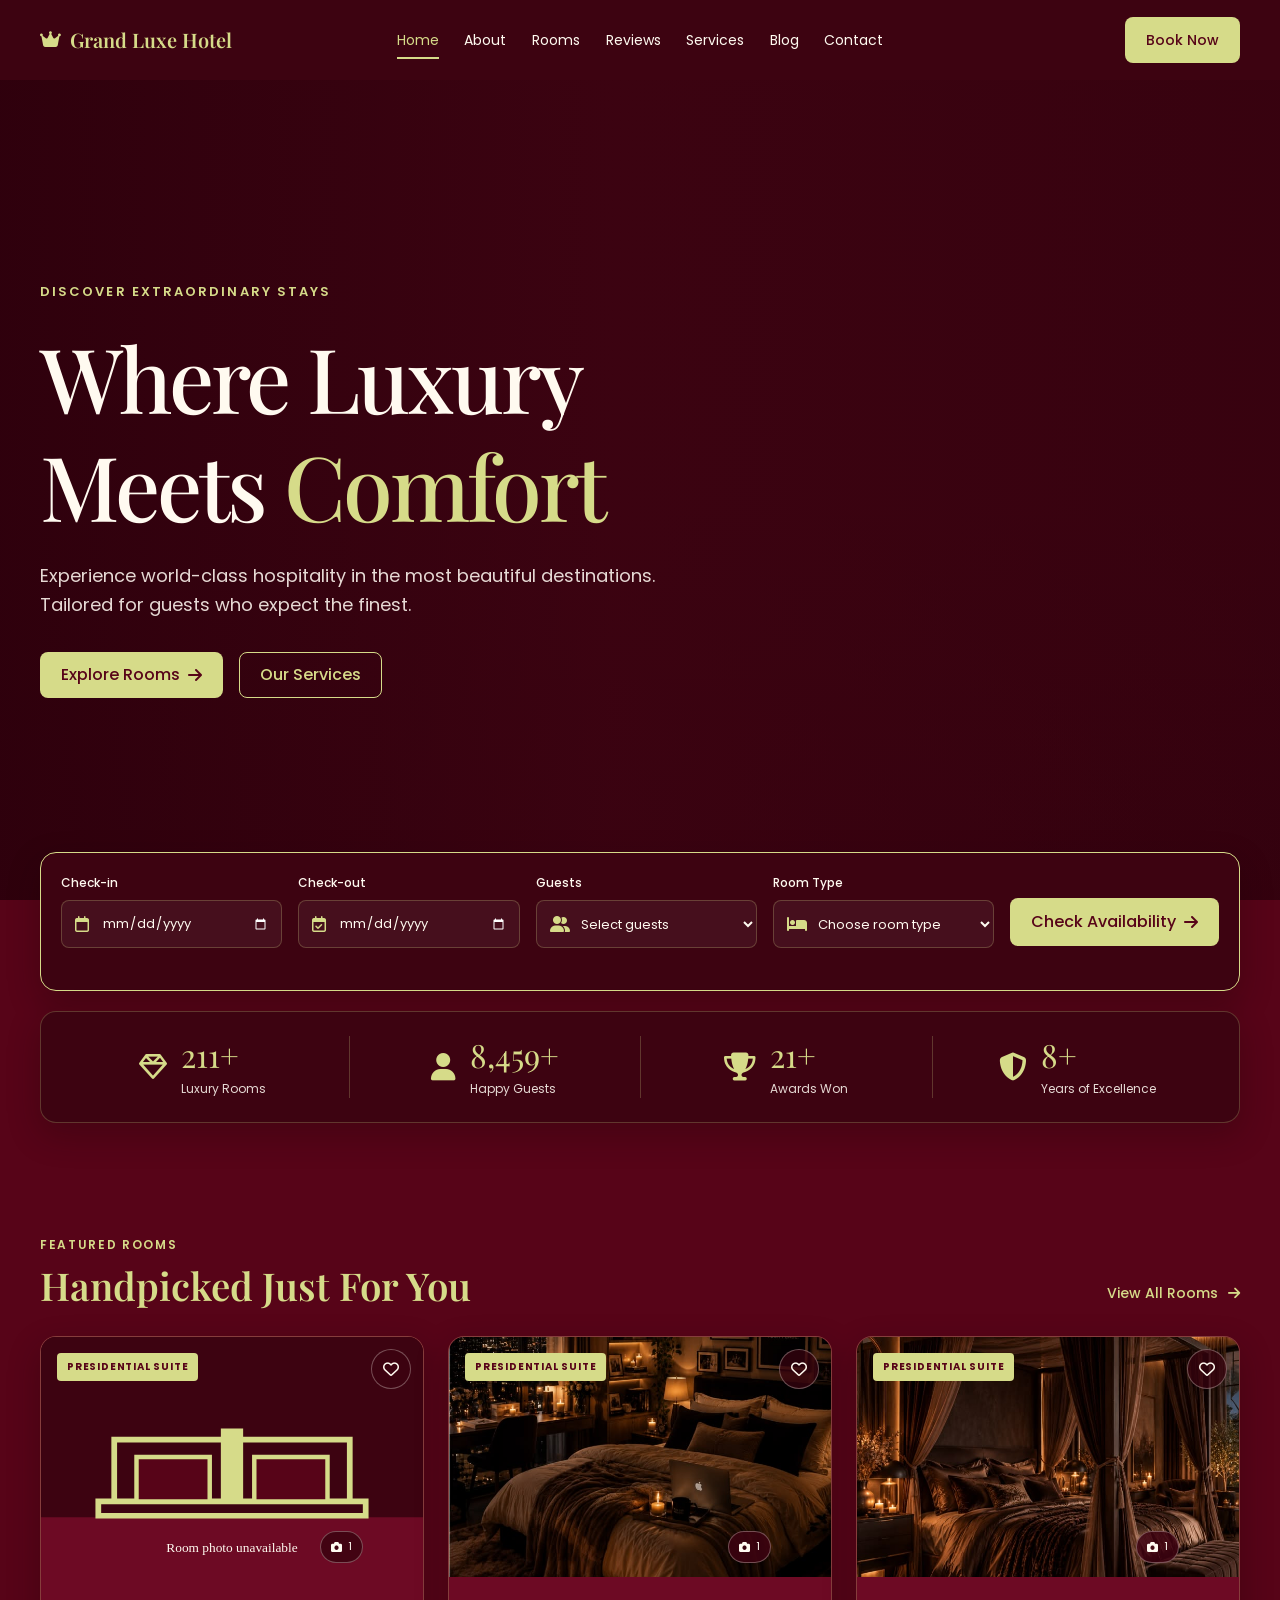
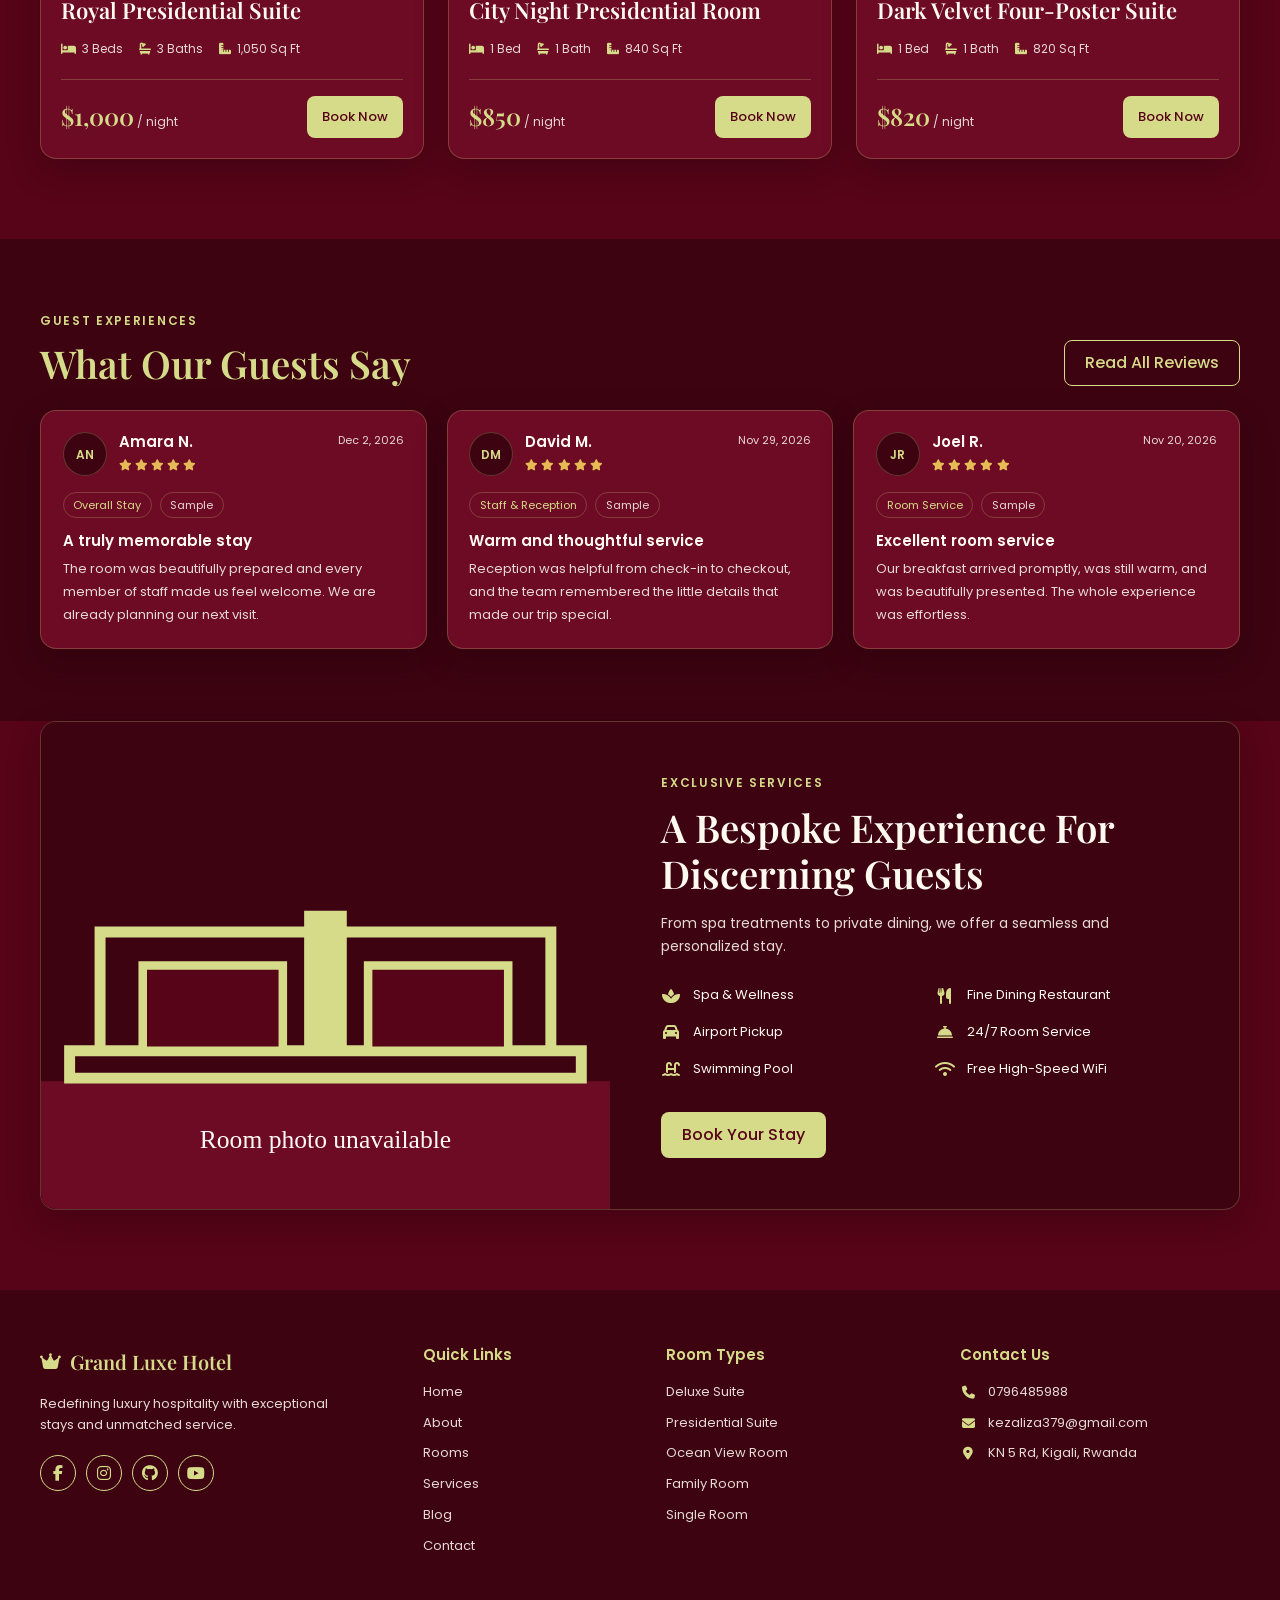
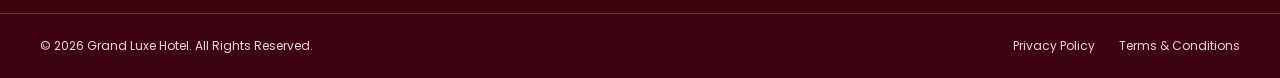
<file: index.html>
<!DOCTYPE html>
<html lang="en">
<head>
  <meta charset="UTF-8">
  <meta name="viewport" content="width=device-width, initial-scale=1.0">
  <title>Grand Luxe Hotel | Luxury Stays in Kigali</title>
  <meta name="description" content="Discover refined rooms, thoughtful service, and unforgettable stays at Grand Luxe Hotel in Kigali, Rwanda.">
  <link rel="icon" type="image/svg+xml" href="public/favicon.svg">
  <link rel="preconnect" href="https://fonts.googleapis.com">
  <link rel="preconnect" href="https://fonts.gstatic.com" crossorigin>
  <link rel="stylesheet" href="https://cdnjs.cloudflare.com/ajax/libs/font-awesome/6.7.2/css/all.min.css">
  <link rel="stylesheet" href="css/style.css">
  <script src="js/rooms.js" defer></script>
  <script src="js/reviews.js" defer></script>
  <script src="js/main.js" defer></script>
</head>
<body>
  <header class="site-header" id="site-header">
    <div class="site-header__inner container">
      <a class="site-brand" href="index.html" aria-label="Grand Luxe Hotel home">
        <i class="fa-solid fa-crown" aria-hidden="true"></i>
        <span>Grand Luxe Hotel</span>
      </a>

      <nav class="site-nav" id="site-navigation" aria-label="Main navigation">
        <a class="site-nav__link is-active" href="index.html" aria-current="page">Home</a>
        <a class="site-nav__link" href="about.html">About</a>
        <a class="site-nav__link" href="rooms.html">Rooms</a>
        <a class="site-nav__link" href="reviews.html">Reviews</a>
        <a class="site-nav__link" href="index.html#services">Services</a>
        <a class="site-nav__link" href="blog.html">Blog</a>
        <a class="site-nav__link" href="contact.html">Contact</a>
        <a class="btn btn-accent site-nav__mobile-book" href="booking.html">Book Now</a>
      </nav>

      <div class="site-header__actions">
        <a class="btn btn-accent site-header__book" href="booking.html">Book Now</a>
        <button
          class="site-menu-toggle"
          type="button"
          aria-label="Open navigation menu"
          aria-controls="site-navigation"
          aria-expanded="false">
          <span></span>
          <span></span>
          <span></span>
        </button>
      </div>
    </div>
  </header>

  <main>
    <section class="hero" aria-labelledby="hero-title">
      <div class="hero__content container">
        <p class="hero__eyebrow">Discover Extraordinary Stays</p>
        <h1 class="hero__title" id="hero-title">
          Where Luxury<br>
          Meets <span>Comfort</span>
        </h1>
        <p class="hero__subtitle">
          Experience world-class hospitality in the most beautiful destinations.
          Tailored for guests who expect the finest.
        </p>
        <div class="hero__actions">
          <a class="btn btn-accent" href="rooms.html">
            Explore Rooms
            <i class="fa-solid fa-arrow-right" aria-hidden="true"></i>
          </a>
          <a class="btn btn-outline" href="#services">Our Services</a>
        </div>
      </div>
    </section>

    <section class="booking-overview container" aria-label="Plan your stay">
      <form class="booking-search card" id="booking-search" novalidate>
        <div class="booking-field">
          <label class="booking-field__label" for="check-in">Check-in</label>
          <div class="booking-field__control">
            <i class="fa-regular fa-calendar" aria-hidden="true"></i>
            <input id="check-in" name="checkIn" type="date" required aria-describedby="check-in-error">
          </div>
          <small class="booking-field__error" id="check-in-error" aria-live="polite"></small>
        </div>

        <div class="booking-field">
          <label class="booking-field__label" for="check-out">Check-out</label>
          <div class="booking-field__control">
            <i class="fa-regular fa-calendar-check" aria-hidden="true"></i>
            <input id="check-out" name="checkOut" type="date" required aria-describedby="check-out-error">
          </div>
          <small class="booking-field__error" id="check-out-error" aria-live="polite"></small>
        </div>

        <div class="booking-field">
          <label class="booking-field__label" for="guests">Guests</label>
          <div class="booking-field__control">
            <i class="fa-solid fa-user-group" aria-hidden="true"></i>
            <select id="guests" name="guests" required aria-describedby="guests-error">
              <option value="">Select guests</option>
              <option value="1">1 guest</option>
              <option value="2">2 guests</option>
              <option value="3">3 guests</option>
              <option value="4">4 guests</option>
              <option value="5">5 guests</option>
              <option value="6">6 guests</option>
            </select>
          </div>
          <small class="booking-field__error" id="guests-error" aria-live="polite"></small>
        </div>

        <div class="booking-field">
          <label class="booking-field__label" for="room-type">Room Type</label>
          <div class="booking-field__control">
            <i class="fa-solid fa-bed" aria-hidden="true"></i>
            <select id="room-type" name="roomType" required aria-describedby="room-type-error">
              <option value="">Choose room type</option>
              <option value="any">Any</option>
              <option value="single-room">Single Room</option>
              <option value="deluxe-suite">Deluxe Suite</option>
              <option value="presidential-suite">Presidential Suite</option>
              <option value="ocean-view-room">Ocean View Room</option>
              <option value="family-room">Family Room</option>
            </select>
          </div>
          <small class="booking-field__error" id="room-type-error" aria-live="polite"></small>
        </div>

        <button class="btn btn-accent booking-search__submit" type="submit">
          Check Availability
          <i class="fa-solid fa-arrow-right" aria-hidden="true"></i>
        </button>
        <p class="booking-search__status" id="booking-search-status" role="alert" aria-live="assertive"></p>
      </form>

      <div class="stats-strip card" id="stats-strip" aria-label="Grand Luxe Hotel at a glance">
        <div class="stats-item" aria-label="250 plus luxury rooms">
          <i class="fa-regular fa-gem stats-item__icon" aria-hidden="true"></i>
          <div class="stats-item__content">
            <p class="stats-item__number"><span data-counter data-target="250" data-suffix="+">0+</span></p>
            <p class="stats-item__label">Luxury Rooms</p>
          </div>
        </div>
        <div class="stats-item" aria-label="10,000 plus happy guests">
          <i class="fa-solid fa-user stats-item__icon" aria-hidden="true"></i>
          <div class="stats-item__content">
            <p class="stats-item__number"><span data-counter data-target="10000" data-suffix="+">0+</span></p>
            <p class="stats-item__label">Happy Guests</p>
          </div>
        </div>
        <div class="stats-item" aria-label="25 plus awards won">
          <i class="fa-solid fa-trophy stats-item__icon" aria-hidden="true"></i>
          <div class="stats-item__content">
            <p class="stats-item__number"><span data-counter data-target="25" data-suffix="+">0+</span></p>
            <p class="stats-item__label">Awards Won</p>
          </div>
        </div>
        <div class="stats-item" aria-label="10 plus years of excellence">
          <i class="fa-solid fa-shield-halved stats-item__icon" aria-hidden="true"></i>
          <div class="stats-item__content">
            <p class="stats-item__number"><span data-counter data-target="10" data-suffix="+">0+</span></p>
            <p class="stats-item__label">Years of Excellence</p>
          </div>
        </div>
      </div>
    </section>

    <section class="featured-rooms" aria-labelledby="featured-rooms-title">
      <div class="container">
        <div class="featured-rooms__header">
          <div>
            <p class="featured-rooms__eyebrow">Featured Rooms</p>
            <h2 class="section-title" id="featured-rooms-title">Handpicked Just For You</h2>
          </div>
          <a class="featured-rooms__view-all" href="rooms.html">
            View All Rooms
            <i class="fa-solid fa-arrow-right" aria-hidden="true"></i>
          </a>
        </div>

        <p class="featured-rooms__status" id="featured-rooms-status" role="status" aria-live="polite"></p>

        <div class="featured-rooms__grid" id="featured-rooms-grid">
          <article class="card room-card" data-room-card>
            <div class="room-card__image-wrap">
              <img
                class="room-card__image"
                src="public/room1.jpg"
                data-fallback-src="https://images.unsplash.com/photo-1611892440504-42a792e24d32?auto=format&amp;fit=crop&amp;w=1000&amp;q=85"
                alt="Elegant deluxe hotel suite with a king bed and warm lighting"
                loading="lazy">
              <span class="room-card__tag">Popular</span>
              <button class="room-card__photo-count" type="button" data-open-gallery data-gallery-title="Deluxe Suite" data-gallery-fallback="https://images.unsplash.com/photo-1611892440504-42a792e24d32?auto=format&amp;fit=crop&amp;w=1000&amp;q=85" data-gallery-images="[&quot;public/room1.jpg&quot;,&quot;public/room2.jpg&quot;,&quot;public/room3.jpg&quot;]" aria-label="View 3 photos of Deluxe Suite">
                <i class="fa-solid fa-camera" aria-hidden="true"></i> 3
              </button>
              <button
                class="room-card__favorite"
                type="button"
                aria-label="Add Deluxe Suite to favorites"
                aria-pressed="false"
                data-favorite-room="Deluxe Suite">
                <i class="fa-regular fa-heart" aria-hidden="true"></i>
              </button>
            </div>
            <div class="room-card__body">
              <h3 class="room-card__name">Deluxe Suite</h3>
              <ul class="room-card__features" aria-label="Room features">
                <li><i class="fa-solid fa-bed" aria-hidden="true"></i> 2 Beds</li>
                <li><i class="fa-solid fa-bath" aria-hidden="true"></i> 2 Baths</li>
                <li><i class="fa-solid fa-ruler-combined" aria-hidden="true"></i> 450 Sq Ft</li>
              </ul>
              <div class="room-card__footer">
                <p class="room-card__price"><span>$250</span> / night</p>
                <a
                  class="btn btn-accent room-card__book"
                  href="booking.html"
                  data-book-room
                  data-room-name="Deluxe Suite"
                  data-room-price="250">Book Now</a>
              </div>
            </div>
          </article>

          <article class="card room-card" data-room-card>
            <div class="room-card__image-wrap">
              <img
                class="room-card__image"
                src="public/room4.jpg"
                data-fallback-src="https://images.unsplash.com/photo-1616486338812-3dadae4b4ace?auto=format&amp;fit=crop&amp;w=1000&amp;q=85"
                alt="Spacious presidential suite with a refined lounge and city views"
                loading="lazy">
              <span class="room-card__tag">Luxury</span>
              <button class="room-card__photo-count" type="button" data-open-gallery data-gallery-title="Presidential Suite" data-gallery-fallback="https://images.unsplash.com/photo-1616486338812-3dadae4b4ace?auto=format&amp;fit=crop&amp;w=1000&amp;q=85" data-gallery-images="[&quot;public/room4.jpg&quot;,&quot;public/room5.jpg&quot;]" aria-label="View 2 photos of Presidential Suite">
                <i class="fa-solid fa-camera" aria-hidden="true"></i> 2
              </button>
              <button
                class="room-card__favorite"
                type="button"
                aria-label="Add Presidential Suite to favorites"
                aria-pressed="false"
                data-favorite-room="Presidential Suite">
                <i class="fa-regular fa-heart" aria-hidden="true"></i>
              </button>
            </div>
            <div class="room-card__body">
              <h3 class="room-card__name">Presidential Suite</h3>
              <ul class="room-card__features" aria-label="Room features">
                <li><i class="fa-solid fa-bed" aria-hidden="true"></i> 3 Beds</li>
                <li><i class="fa-solid fa-bath" aria-hidden="true"></i> 4 Baths</li>
                <li><i class="fa-solid fa-ruler-combined" aria-hidden="true"></i> 1,200 Sq Ft</li>
              </ul>
              <div class="room-card__footer">
                <p class="room-card__price"><span>$900</span> / night</p>
                <a
                  class="btn btn-accent room-card__book"
                  href="booking.html"
                  data-book-room
                  data-room-name="Presidential Suite"
                  data-room-price="900">Book Now</a>
              </div>
            </div>
          </article>

          <article class="card room-card" data-room-card>
            <div class="room-card__image-wrap">
              <img
                class="room-card__image"
                src="public/room6.jpg"
                data-fallback-src="https://images.unsplash.com/photo-1590490360182-c33d57733427?auto=format&amp;fit=crop&amp;w=1000&amp;q=85"
                alt="Ocean view hotel room with a comfortable bed and bright natural light"
                loading="lazy">
              <span class="room-card__tag">Best View</span>
              <button class="room-card__photo-count" type="button" data-open-gallery data-gallery-title="Ocean View Room" data-gallery-fallback="https://images.unsplash.com/photo-1590490360182-c33d57733427?auto=format&amp;fit=crop&amp;w=1000&amp;q=85" data-gallery-images="[&quot;public/room6.jpg&quot;]" aria-label="View 1 photo of Ocean View Room">
                <i class="fa-solid fa-camera" aria-hidden="true"></i> 1
              </button>
              <button
                class="room-card__favorite"
                type="button"
                aria-label="Add Ocean View Room to favorites"
                aria-pressed="false"
                data-favorite-room="Ocean View Room">
                <i class="fa-regular fa-heart" aria-hidden="true"></i>
              </button>
            </div>
            <div class="room-card__body">
              <h3 class="room-card__name">Ocean View Room</h3>
              <ul class="room-card__features" aria-label="Room features">
                <li><i class="fa-solid fa-bed" aria-hidden="true"></i> 1 Bed</li>
                <li><i class="fa-solid fa-bath" aria-hidden="true"></i> 1 Bath</li>
                <li><i class="fa-solid fa-ruler-combined" aria-hidden="true"></i> 380 Sq Ft</li>
              </ul>
              <div class="room-card__footer">
                <p class="room-card__price"><span>$320</span> / night</p>
                <a
                  class="btn btn-accent room-card__book"
                  href="booking.html"
                  data-book-room
                  data-room-name="Ocean View Room"
                  data-room-price="320">Book Now</a>
              </div>
            </div>
          </article>
        </div>
      </div>
    </section>

    <section class="guest-reviews-section" aria-labelledby="guest-reviews-title">
      <div class="container">
        <div class="guest-reviews-section__heading">
          <div>
            <p class="page-eyebrow">Guest Experiences</p>
            <h2 class="section-title" id="guest-reviews-title">What Our Guests Say</h2>
          </div>
          <a class="btn btn-outline" href="reviews.html">Read All Reviews</a>
        </div>
        <div class="guest-reviews-section__grid" id="home-reviews-list" aria-live="polite"></div>
      </div>
    </section>
  </main>

  <section class="services-section container" id="services" aria-labelledby="services-title">
    <div class="services-banner">
      <div class="services-banner__image-wrap">
        <img
          class="services-banner__image"
          src="https://images.unsplash.com/photo-1600210492486-724fe5c67fb0?auto=format&fit=crop&w=1400&q=85"
          alt="Elegant luxury hotel lounge with warm lighting and refined furnishings"
          loading="lazy">
      </div>

      <div class="services-banner__content">
        <p class="services-banner__eyebrow">Exclusive Services</p>
        <h2 class="services-banner__title" id="services-title">A Bespoke Experience For Discerning Guests</h2>
        <p class="services-banner__description">
          From spa treatments to private dining, we offer a seamless and personalized stay.
        </p>

        <ul class="services-list">
          <li class="services-list__item">
            <i class="fa-solid fa-spa" aria-hidden="true"></i>
            <span>Spa &amp; Wellness</span>
          </li>
          <li class="services-list__item">
            <i class="fa-solid fa-utensils" aria-hidden="true"></i>
            <span>Fine Dining Restaurant</span>
          </li>
          <li class="services-list__item">
            <i class="fa-solid fa-car" aria-hidden="true"></i>
            <span>Airport Pickup</span>
          </li>
          <li class="services-list__item">
            <i class="fa-solid fa-bell-concierge" aria-hidden="true"></i>
            <span>24/7 Room Service</span>
          </li>
          <li class="services-list__item">
            <i class="fa-solid fa-water-ladder" aria-hidden="true"></i>
            <span>Swimming Pool</span>
          </li>
          <li class="services-list__item">
            <i class="fa-solid fa-wifi" aria-hidden="true"></i>
            <span>Free High-Speed WiFi</span>
          </li>
        </ul>

        <a class="btn btn-accent services-banner__button" href="booking.html">Book Your Stay</a>
      </div>
    </div>
  </section>

  <footer class="site-footer" id="contact">
    <div class="site-footer__main container">
      <div class="site-footer__brand-column">
        <a class="site-brand site-footer__brand" href="index.html" aria-label="Grand Luxe Hotel home">
          <i class="fa-solid fa-crown" aria-hidden="true"></i>
          <span>Grand Luxe Hotel</span>
        </a>
        <p class="site-footer__tagline">
          Redefining luxury hospitality with exceptional stays and unmatched service.
        </p>
        <div class="site-footer__socials" aria-label="Social media">
          <a href="https://web.facebook.com/keza.liza.71" aria-label="Facebook"><i class="fa-brands fa-facebook-f" aria-hidden="true"></i></a>
          <a href="https://www.instagram.com/k.e.z.a_l.i.z.a/" aria-label="Instagram"><i class="fa-brands fa-instagram" aria-hidden="true"></i></a>
          <a href="https://github.com/kezaliza/hotel-management" aria-label="GitHub"><i class="fa-brands fa-github" aria-hidden="true"></i></a>
          <a href="https://www.youtube.com/" aria-label="YouTube"><i class="fa-brands fa-youtube" aria-hidden="true"></i></a>
        </div>
      </div>

      <div class="site-footer__column">
        <h2 class="site-footer__heading">Quick Links</h2>
        <ul class="site-footer__links">
          <li><a href="index.html">Home</a></li>
          <li><a href="about.html">About</a></li>
          <li><a href="rooms.html">Rooms</a></li>
          <li><a href="#services">Services</a></li>
          <li><a href="blog.html">Blog</a></li>
          <li><a href="contact.html">Contact</a></li>
        </ul>
      </div>

      <div class="site-footer__column">
        <h2 class="site-footer__heading">Room Types</h2>
        <ul class="site-footer__links">
          <li><a href="rooms.html">Deluxe Suite</a></li>
          <li><a href="rooms.html">Presidential Suite</a></li>
          <li><a href="rooms.html">Ocean View Room</a></li>
          <li><a href="rooms.html">Family Room</a></li>
          <li><a href="rooms.html">Single Room</a></li>
        </ul>
      </div>

      <div class="site-footer__column">
        <h2 class="site-footer__heading">Contact Us</h2>
        <ul class="site-footer__contact">
          <li>
            <i class="fa-solid fa-phone" aria-hidden="true"></i>
            <a href="tel:0796485988">0796485988</a>
          </li>
          <li>
            <i class="fa-solid fa-envelope" aria-hidden="true"></i>
            <a href="mailto:kezaliza379@gmail.com">kezaliza379@gmail.com</a>
          </li>
          <li>
            <i class="fa-solid fa-location-dot" aria-hidden="true"></i>
            <span>KN 5 Rd, Kigali, Rwanda</span>
          </li>
        </ul>
      </div>
    </div>

    <div class="site-footer__bottom">
      <div class="site-footer__bottom-inner container">
        <p>&copy; 2026 Grand Luxe Hotel. All Rights Reserved.</p>
        <nav class="site-footer__legal" aria-label="Legal">
          <a href="policies.html#privacy-policy">Privacy Policy</a>
          <a href="policies.html#terms-and-conditions">Terms &amp; Conditions</a>
        </nav>
      </div>
    </div>
  </footer>

  <button class="back-to-top" type="button" aria-label="Back to top">
    <i class="fa-solid fa-arrow-up" aria-hidden="true"></i>
  </button>
</body>
</html>
</file>
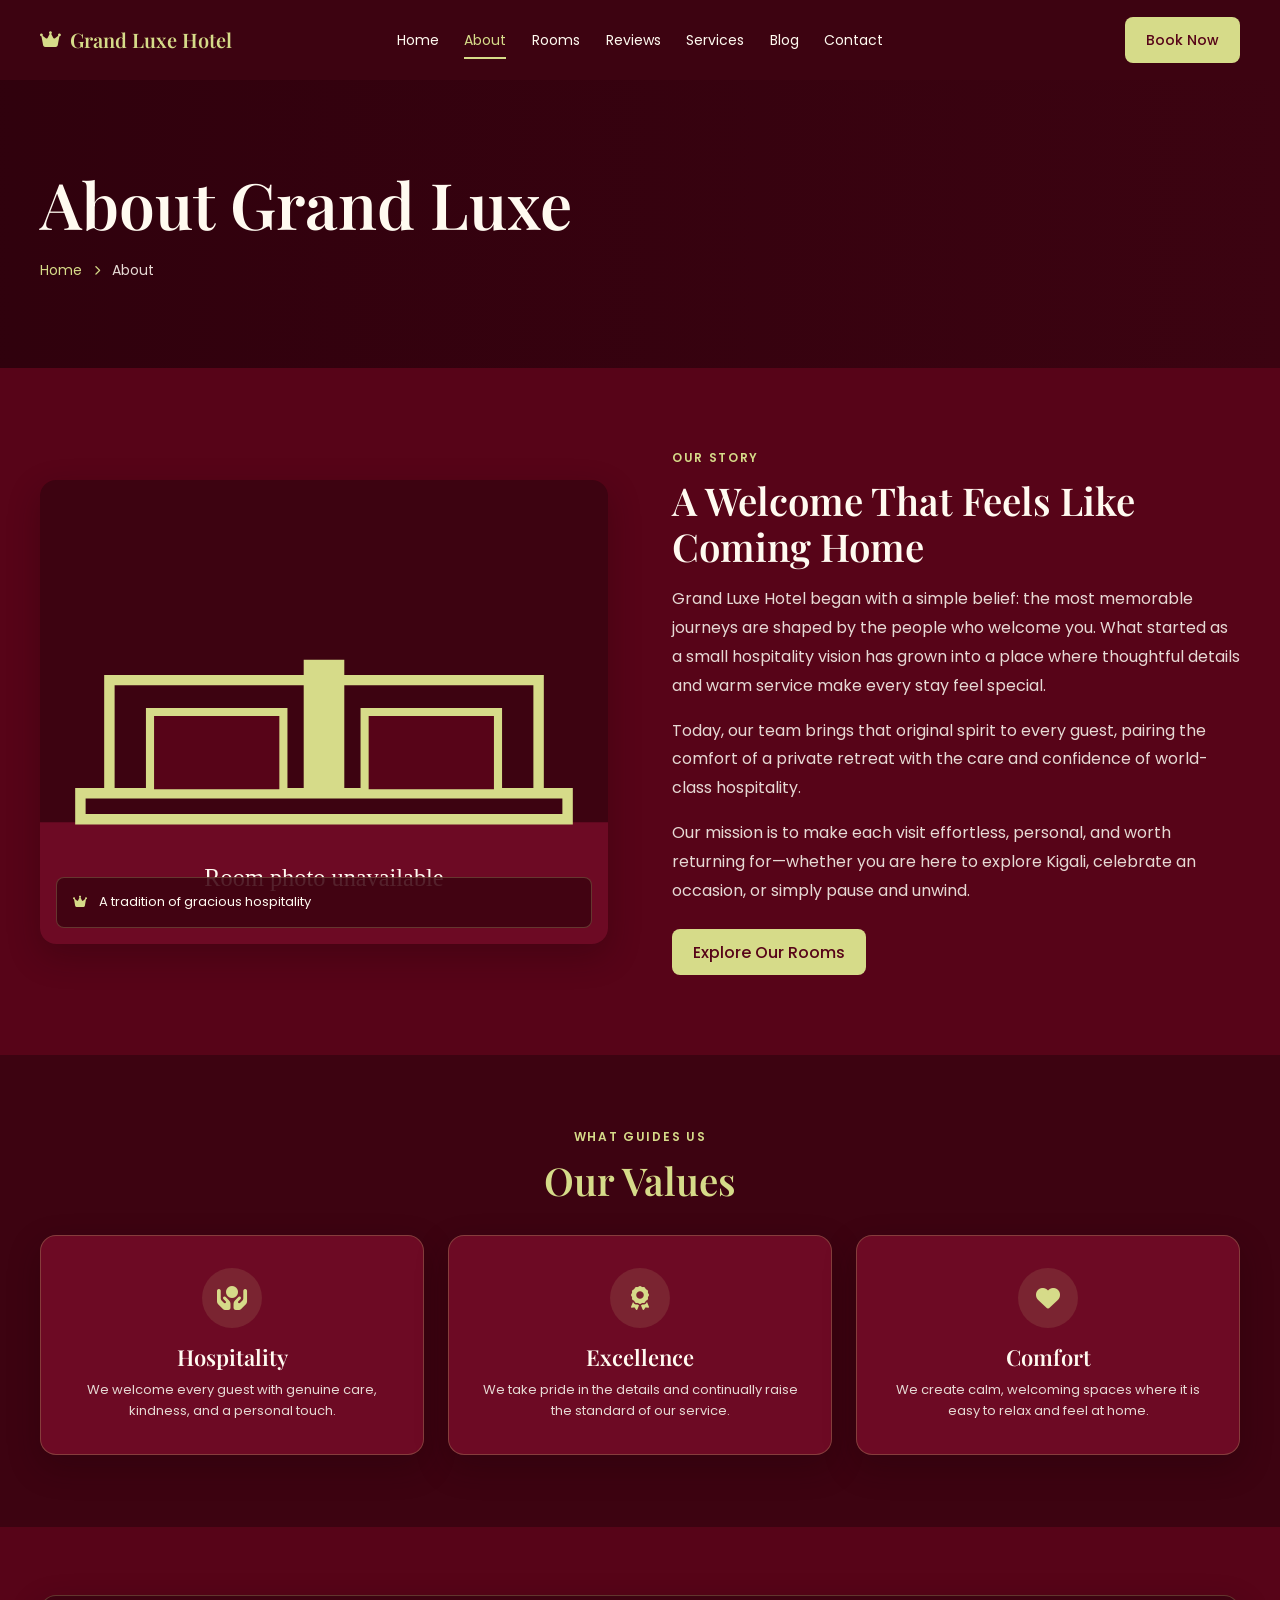
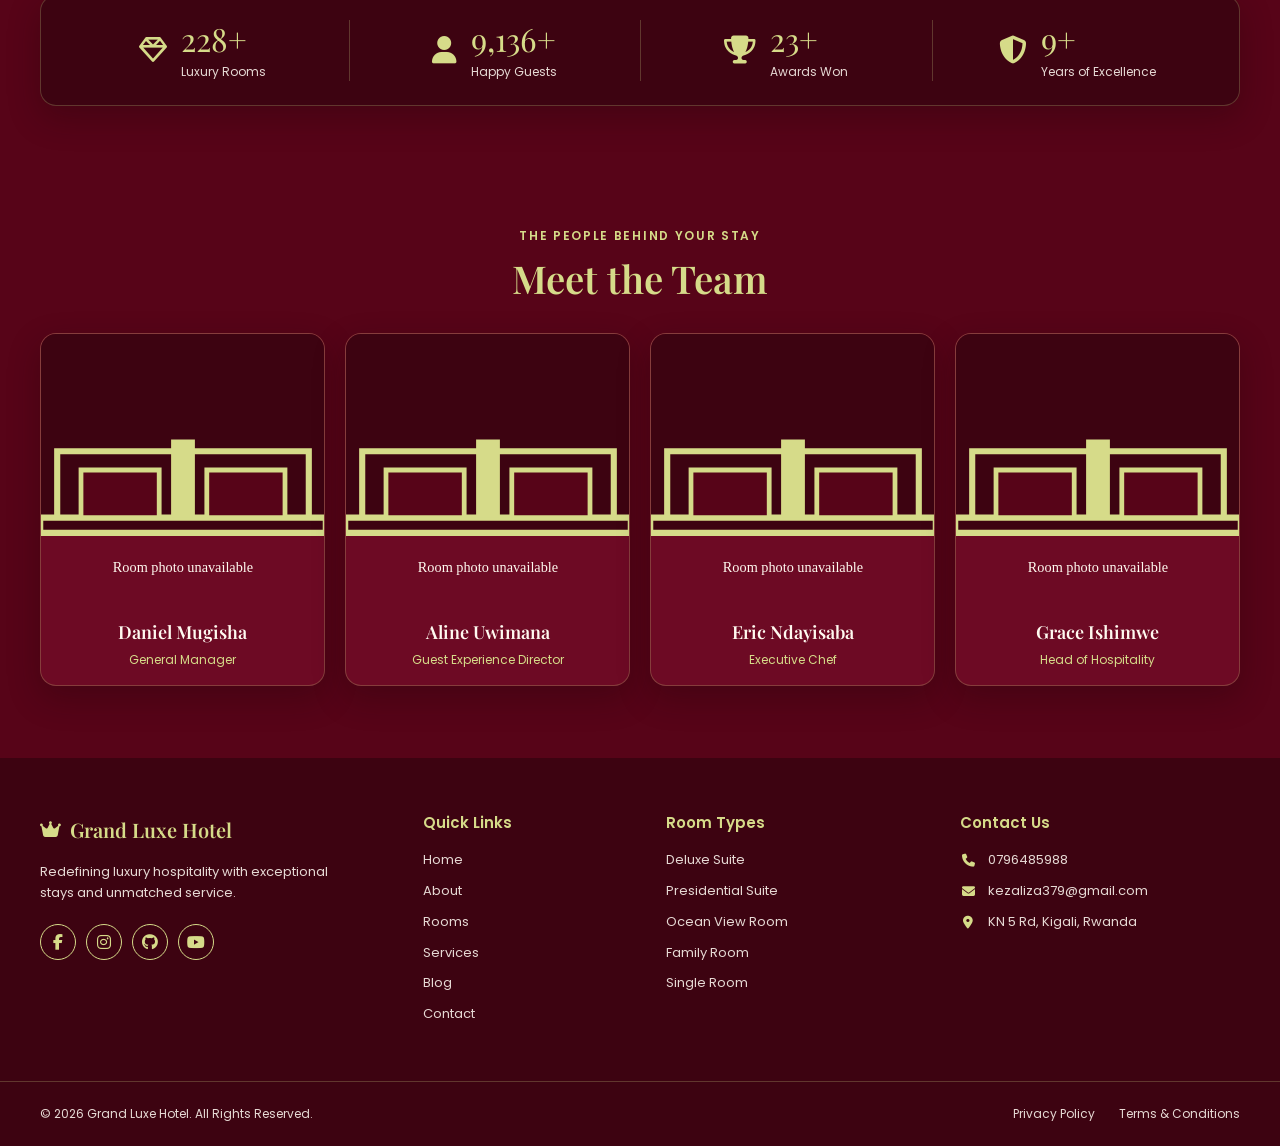
<file: about.html>
<!DOCTYPE html>
<html lang="en">
<head>
  <meta charset="UTF-8">
  <meta name="viewport" content="width=device-width, initial-scale=1.0">
  <title>About Us | Grand Luxe Hotel</title>
  <meta name="description" content="Learn about Grand Luxe Hotel's story, values, and the hospitality team welcoming guests to Kigali, Rwanda.">
  <link rel="icon" type="image/svg+xml" href="public/favicon.svg">
  <link rel="preconnect" href="https://fonts.googleapis.com">
  <link rel="preconnect" href="https://fonts.gstatic.com" crossorigin>
  <link rel="stylesheet" href="https://cdnjs.cloudflare.com/ajax/libs/font-awesome/6.7.2/css/all.min.css">
  <link rel="stylesheet" href="css/style.css">
  <script src="js/main.js" defer></script>
</head>
<body>
  <header class="site-header" id="site-header">
    <div class="site-header__inner container">
      <a class="site-brand" href="index.html" aria-label="Grand Luxe Hotel home">
        <i class="fa-solid fa-crown" aria-hidden="true"></i>
        <span>Grand Luxe Hotel</span>
      </a>
      <nav class="site-nav" id="site-navigation" aria-label="Main navigation">
        <a class="site-nav__link" href="index.html">Home</a>
        <a class="site-nav__link is-active" href="about.html" aria-current="page">About</a>
        <a class="site-nav__link" href="rooms.html">Rooms</a>
        <a class="site-nav__link" href="reviews.html">Reviews</a>
        <a class="site-nav__link" href="index.html#services">Services</a>
        <a class="site-nav__link" href="blog.html">Blog</a>
        <a class="site-nav__link" href="contact.html">Contact</a>
        <a class="btn btn-accent site-nav__mobile-book" href="booking.html">Book Now</a>
      </nav>
      <div class="site-header__actions">
        <a class="btn btn-accent site-header__book" href="booking.html">Book Now</a>
        <button class="site-menu-toggle" type="button" aria-label="Open navigation menu" aria-controls="site-navigation" aria-expanded="false">
          <span></span><span></span><span></span>
        </button>
      </div>
    </div>
  </header>

  <main>
    <section class="rooms-banner" aria-labelledby="page-banner-title">
      <div class="rooms-banner__content container">
        <h1 class="rooms-banner__title" id="page-banner-title">About Grand Luxe</h1>
        <nav class="rooms-breadcrumb" aria-label="Breadcrumb">
          <a href="index.html">Home</a><i class="fa-solid fa-chevron-right" aria-hidden="true"></i>
          <span aria-current="page">About</span>
        </nav>
      </div>
    </section>

    <section class="about-story container" aria-labelledby="about-story-title">
      <div class="about-story__image-wrap">
        <img src="https://images.unsplash.com/photo-1600210492486-724fe5c67fb0?auto=format&amp;fit=crop&amp;w=1400&amp;q=85" alt="Warmly lit Grand Luxe inspired hotel lounge" loading="lazy">
        <div class="about-story__image-caption"><i class="fa-solid fa-crown" aria-hidden="true"></i> A tradition of gracious hospitality</div>
      </div>
      <div class="about-story__content">
        <p class="page-eyebrow">Our Story</p>
        <h2 class="section-title" id="about-story-title">A Welcome That Feels Like Coming Home</h2>
        <p>Grand Luxe Hotel began with a simple belief: the most memorable journeys are shaped by the people who welcome you. What started as a small hospitality vision has grown into a place where thoughtful details and warm service make every stay feel special.</p>
        <p>Today, our team brings that original spirit to every guest, pairing the comfort of a private retreat with the care and confidence of world-class hospitality.</p>
        <p>Our mission is to make each visit effortless, personal, and worth returning for—whether you are here to explore Kigali, celebrate an occasion, or simply pause and unwind.</p>
        <a class="btn btn-accent about-story__button" href="rooms.html">Explore Our Rooms</a>
      </div>
    </section>

    <section class="about-values" aria-labelledby="about-values-title">
      <div class="container">
        <div class="page-section-heading">
          <p class="page-eyebrow">What Guides Us</p>
          <h2 class="section-title" id="about-values-title">Our Values</h2>
        </div>
        <div class="about-values__grid">
          <article class="card about-value-card">
            <span class="about-value-card__icon"><i class="fa-solid fa-hands-holding-circle" aria-hidden="true"></i></span>
            <h3>Hospitality</h3>
            <p>We welcome every guest with genuine care, kindness, and a personal touch.</p>
          </article>
          <article class="card about-value-card">
            <span class="about-value-card__icon"><i class="fa-solid fa-award" aria-hidden="true"></i></span>
            <h3>Excellence</h3>
            <p>We take pride in the details and continually raise the standard of our service.</p>
          </article>
          <article class="card about-value-card">
            <span class="about-value-card__icon"><i class="fa-solid fa-heart" aria-hidden="true"></i></span>
            <h3>Comfort</h3>
            <p>We create calm, welcoming spaces where it is easy to relax and feel at home.</p>
          </article>
        </div>
      </div>
    </section>

    <section class="about-stats container" aria-label="Grand Luxe Hotel at a glance">
      <div class="stats-strip card" id="stats-strip">
        <div class="stats-item"><i class="fa-regular fa-gem stats-item__icon" aria-hidden="true"></i><div class="stats-item__content"><p class="stats-item__number"><span data-counter data-target="250" data-suffix="+">0+</span></p><p class="stats-item__label">Luxury Rooms</p></div></div>
        <div class="stats-item"><i class="fa-solid fa-user stats-item__icon" aria-hidden="true"></i><div class="stats-item__content"><p class="stats-item__number"><span data-counter data-target="10000" data-suffix="+">0+</span></p><p class="stats-item__label">Happy Guests</p></div></div>
        <div class="stats-item"><i class="fa-solid fa-trophy stats-item__icon" aria-hidden="true"></i><div class="stats-item__content"><p class="stats-item__number"><span data-counter data-target="25" data-suffix="+">0+</span></p><p class="stats-item__label">Awards Won</p></div></div>
        <div class="stats-item"><i class="fa-solid fa-shield-halved stats-item__icon" aria-hidden="true"></i><div class="stats-item__content"><p class="stats-item__number"><span data-counter data-target="10" data-suffix="+">0+</span></p><p class="stats-item__label">Years of Excellence</p></div></div>
      </div>
    </section>

    <section class="about-team" aria-labelledby="about-team-title">
      <div class="container">
        <div class="page-section-heading">
          <p class="page-eyebrow">The People Behind Your Stay</p>
          <h2 class="section-title" id="about-team-title">Meet the Team</h2>
        </div>
        <div class="about-team__grid">
          <article class="card team-card">
            <img src="https://images.unsplash.com/photo-1560250097-0b93528c311a?auto=format&amp;fit=crop&amp;w=700&amp;q=85" alt="Portrait of Daniel Mugisha" loading="lazy">
            <div class="team-card__content"><h3>Daniel Mugisha</h3><p>General Manager</p></div>
          </article>
          <article class="card team-card">
            <img src="https://images.unsplash.com/photo-1580489944761-15a19d654956?auto=format&amp;fit=crop&amp;w=700&amp;q=85" alt="Portrait of Aline Uwimana" loading="lazy">
            <div class="team-card__content"><h3>Aline Uwimana</h3><p>Guest Experience Director</p></div>
          </article>
          <article class="card team-card">
            <img src="https://images.unsplash.com/photo-1500648767791-00dcc994a43e?auto=format&amp;fit=crop&amp;w=700&amp;q=85" alt="Portrait of Eric Ndayisaba" loading="lazy">
            <div class="team-card__content"><h3>Eric Ndayisaba</h3><p>Executive Chef</p></div>
          </article>
          <article class="card team-card">
            <img src="https://images.unsplash.com/photo-1551836022-d5d88e9218df?auto=format&amp;fit=crop&amp;w=700&amp;q=85" alt="Portrait of Grace Ishimwe" loading="lazy">
            <div class="team-card__content"><h3>Grace Ishimwe</h3><p>Head of Hospitality</p></div>
          </article>
        </div>
      </div>
    </section>
  </main>

  <footer class="site-footer" id="contact">
    <div class="site-footer__main container">
      <div class="site-footer__brand-column">
        <a class="site-brand site-footer__brand" href="index.html" aria-label="Grand Luxe Hotel home"><i class="fa-solid fa-crown" aria-hidden="true"></i><span>Grand Luxe Hotel</span></a>
        <p class="site-footer__tagline">Redefining luxury hospitality with exceptional stays and unmatched service.</p>
        <div class="site-footer__socials" aria-label="Social media">
          <a href="https://web.facebook.com/keza.liza.71" aria-label="Facebook"><i class="fa-brands fa-facebook-f" aria-hidden="true"></i></a>
          <a href="https://www.instagram.com/k.e.z.a_l.i.z.a/" aria-label="Instagram"><i class="fa-brands fa-instagram" aria-hidden="true"></i></a>
          <a href="https://github.com/kezaliza/hotel-management" aria-label="GitHub"><i class="fa-brands fa-github" aria-hidden="true"></i></a>
          <a href="https://www.youtube.com/" aria-label="YouTube"><i class="fa-brands fa-youtube" aria-hidden="true"></i></a>
        </div>
      </div>
      <div class="site-footer__column"><h2 class="site-footer__heading">Quick Links</h2><ul class="site-footer__links"><li><a href="index.html">Home</a></li><li><a href="about.html" aria-current="page">About</a></li><li><a href="rooms.html">Rooms</a></li><li><a href="index.html#services">Services</a></li><li><a href="blog.html">Blog</a></li><li><a href="contact.html">Contact</a></li></ul></div>
      <div class="site-footer__column"><h2 class="site-footer__heading">Room Types</h2><ul class="site-footer__links"><li><a href="rooms.html">Deluxe Suite</a></li><li><a href="rooms.html">Presidential Suite</a></li><li><a href="rooms.html">Ocean View Room</a></li><li><a href="rooms.html">Family Room</a></li><li><a href="rooms.html">Single Room</a></li></ul></div>
      <div class="site-footer__column"><h2 class="site-footer__heading">Contact Us</h2><ul class="site-footer__contact">      <li><i class="fa-solid fa-phone" aria-hidden="true"></i><a href="tel:0796485988">0796485988</a></li>      <li><i class="fa-solid fa-envelope" aria-hidden="true"></i><a href="mailto:kezaliza379@gmail.com">kezaliza379@gmail.com</a></li><li><i class="fa-solid fa-location-dot" aria-hidden="true"></i><span>KN 5 Rd, Kigali, Rwanda</span></li></ul></div>
    </div>
    <div class="site-footer__bottom"><div class="site-footer__bottom-inner container"><p>&copy; 2026 Grand Luxe Hotel. All Rights Reserved.</p><nav class="site-footer__legal" aria-label="Legal"><a href="policies.html#privacy-policy">Privacy Policy</a><a href="policies.html#terms-and-conditions">Terms &amp; Conditions</a></nav></div></div>
  </footer>
  <button class="back-to-top" type="button" aria-label="Back to top"><i class="fa-solid fa-arrow-up" aria-hidden="true"></i></button>
</body>
</html>
</file>
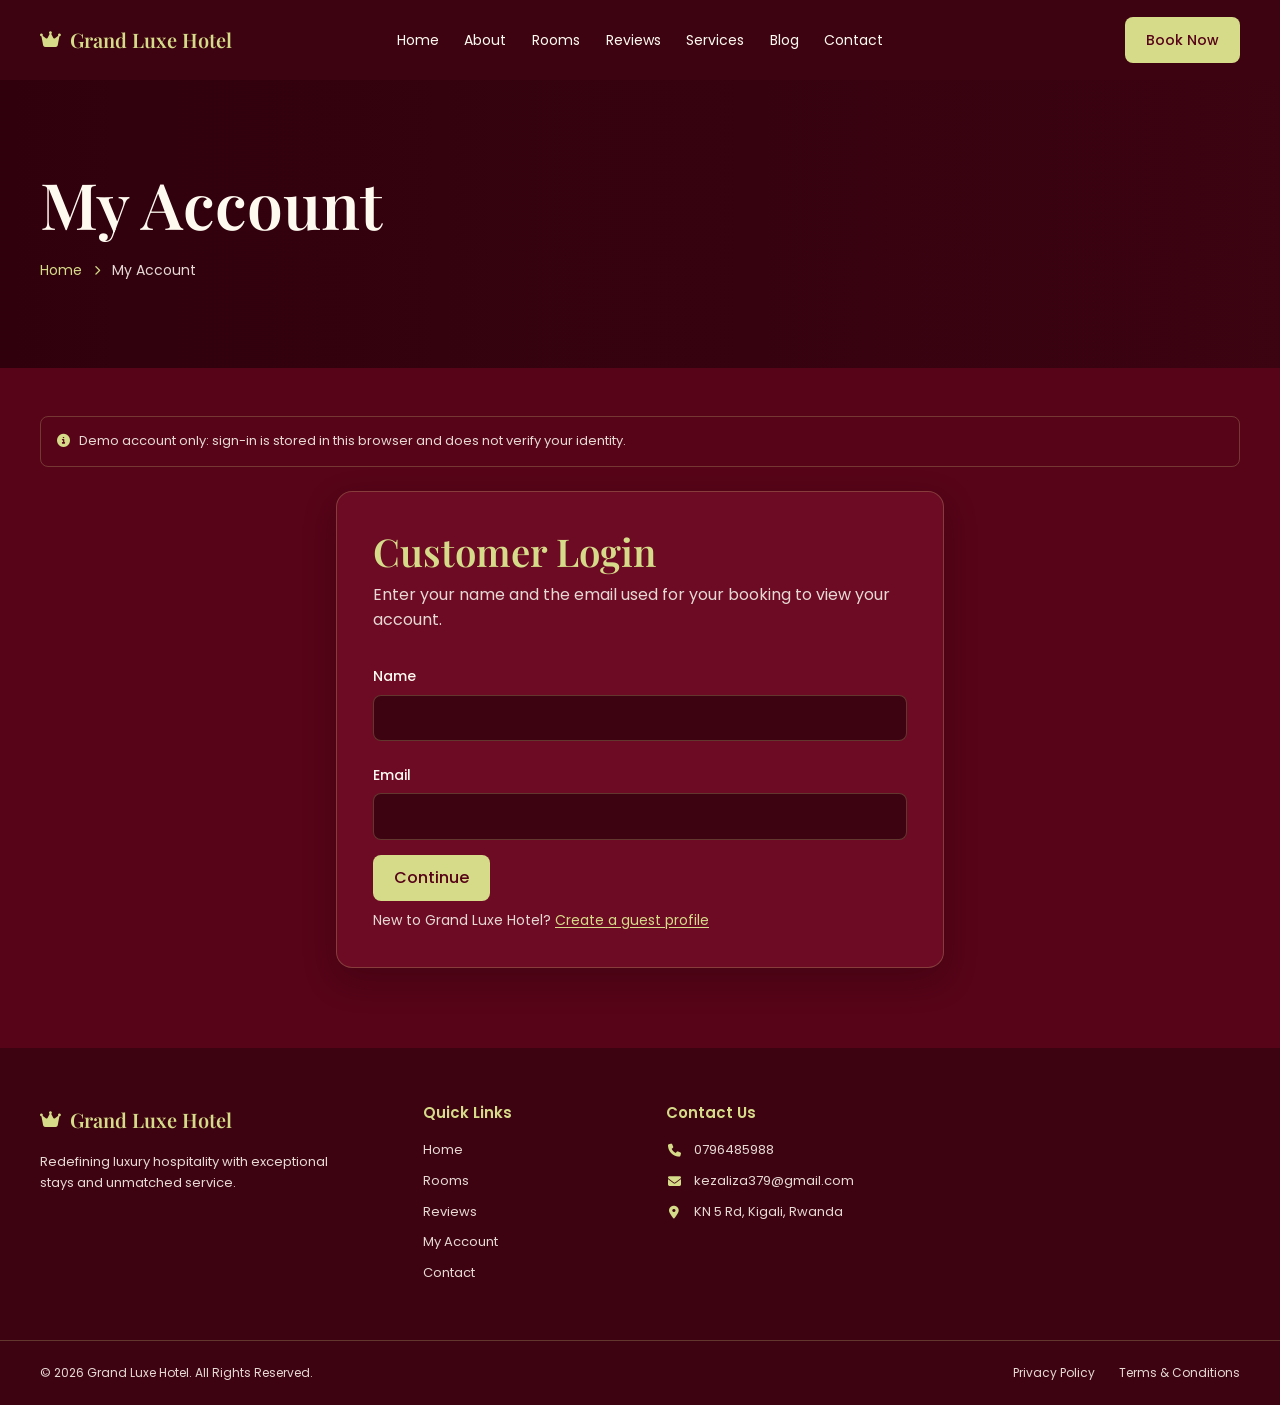
<file: account.html>
<!DOCTYPE html>
<html lang="en">
<head>
  <meta charset="UTF-8">
  <meta name="viewport" content="width=device-width, initial-scale=1.0">
  <title>My Account | Grand Luxe Hotel</title>
  <meta name="description" content="View your local demo bookings and reviews at Grand Luxe Hotel.">
  <link rel="icon" type="image/svg+xml" href="public/favicon.svg">
  <link rel="preconnect" href="https://fonts.googleapis.com">
  <link rel="preconnect" href="https://fonts.gstatic.com" crossorigin>
  <link rel="stylesheet" href="https://cdnjs.cloudflare.com/ajax/libs/font-awesome/6.7.2/css/all.min.css">
  <link rel="stylesheet" href="css/style.css">
  <script src="js/reviews.js" defer></script>
  <script src="js/account.js" defer></script>
  <script src="js/main.js" defer></script>
</head>
<body>
  <header class="site-header" id="site-header">
    <div class="site-header__inner container">
      <a class="site-brand" href="index.html" aria-label="Grand Luxe Hotel home"><i class="fa-solid fa-crown" aria-hidden="true"></i><span>Grand Luxe Hotel</span></a>
      <nav class="site-nav" id="site-navigation" aria-label="Main navigation">
        <a class="site-nav__link" href="index.html">Home</a>
        <a class="site-nav__link" href="about.html">About</a>
        <a class="site-nav__link" href="rooms.html">Rooms</a>
        <a class="site-nav__link" href="reviews.html">Reviews</a>
        <a class="site-nav__link" href="index.html#services">Services</a>
        <a class="site-nav__link" href="blog.html">Blog</a>
        <a class="site-nav__link" href="contact.html">Contact</a>
        <a class="btn btn-accent site-nav__mobile-book" href="booking.html">Book Now</a>
      </nav>
      <div class="site-header__actions">
        <a class="btn btn-accent site-header__book" href="booking.html">Book Now</a>
        <button class="site-menu-toggle" type="button" aria-label="Open navigation menu" aria-controls="site-navigation" aria-expanded="false"><span></span><span></span><span></span></button>
      </div>
    </div>
  </header>
  <main>
    <section class="rooms-banner" aria-labelledby="account-banner-title">
      <div class="rooms-banner__content container">
        <h1 class="rooms-banner__title" id="account-banner-title">My Account</h1>
        <nav class="rooms-breadcrumb" aria-label="Breadcrumb"><a href="index.html">Home</a><i class="fa-solid fa-chevron-right" aria-hidden="true"></i><span aria-current="page">My Account</span></nav>
      </div>
    </section>
    <section class="account-page container">
      <div class="account-demo-notice"><i class="fa-solid fa-circle-info" aria-hidden="true"></i> Demo account only: sign-in is stored in this browser and does not verify your identity.</div>
      <section class="account-login card" id="login" aria-labelledby="account-login-title">
        <h2 class="section-title" id="account-login-title">Customer Login</h2>
        <p>Enter your name and the email used for your booking to view your account.</p>
        <form id="account-login-form">
          <label>Name<input name="name" autocomplete="name" required maxlength="80"></label>
          <label>Email<input name="email" type="email" autocomplete="email" required maxlength="254"></label>
          <p class="account-error" id="account-login-error" role="alert" hidden></p>
          <button class="btn btn-accent" type="submit">Continue</button>
        </form>
        <p class="account-login__register">New to Grand Luxe Hotel? <a href="register.html">Create a guest profile</a></p>
      </section>
      <section class="account-content" id="account-content" hidden>
        <div class="account-toolbar">
          <p>Signed in as <strong id="account-customer-name"></strong> (<span id="account-customer-email"></span>)</p>
          <button class="btn btn-outline" id="account-logout" type="button">Sign Out</button>
        </div>
        <div class="account-tabs" role="tablist" aria-label="Account sections">
          <button class="account-tab is-active" type="button" role="tab" id="account-bookings-tab" aria-controls="account-bookings-panel" aria-selected="true">My Bookings</button>
          <button class="account-tab" type="button" role="tab" id="account-reviews-tab" aria-controls="account-reviews-panel" aria-selected="false">My Reviews</button>
        </div>
        <section class="account-panel" id="account-bookings-panel" role="tabpanel" aria-labelledby="account-bookings-tab">
          <div class="account-list" id="account-bookings-list"></div>
          <p class="account-empty card" id="account-bookings-empty" hidden>No bookings found for this email address.</p>
        </section>
        <section class="account-panel" id="account-reviews-panel" role="tabpanel" aria-labelledby="account-reviews-tab" hidden>
          <div class="reviews-list" id="account-reviews-list"></div>
          <p class="account-empty card" id="account-reviews-empty" hidden>You have not written a review yet. <a href="reviews.html#write-review">Write a review</a></p>
        </section>
        <p class="account-error" id="account-data-error" role="alert" hidden></p>
      </section>
    </section>
  </main>
  <footer class="site-footer">
    <div class="site-footer__main container">
      <div class="site-footer__brand-column"><a class="site-brand site-footer__brand" href="index.html"><i class="fa-solid fa-crown" aria-hidden="true"></i><span>Grand Luxe Hotel</span></a><p class="site-footer__tagline">Redefining luxury hospitality with exceptional stays and unmatched service.</p></div>
      <div class="site-footer__column"><h2 class="site-footer__heading">Quick Links</h2><ul class="site-footer__links"><li><a href="index.html">Home</a></li><li><a href="rooms.html">Rooms</a></li><li><a href="reviews.html">Reviews</a></li><li><a href="account.html" aria-current="page">My Account</a></li><li><a href="contact.html">Contact</a></li></ul></div>
      <div class="site-footer__column"><h2 class="site-footer__heading">Contact Us</h2><ul class="site-footer__contact"><li><i class="fa-solid fa-phone" aria-hidden="true"></i><a href="tel:0796485988">0796485988</a></li><li><i class="fa-solid fa-envelope" aria-hidden="true"></i><a href="mailto:kezaliza379@gmail.com">kezaliza379@gmail.com</a></li><li><i class="fa-solid fa-location-dot" aria-hidden="true"></i><span>KN 5 Rd, Kigali, Rwanda</span></li></ul></div>
    </div>
    <div class="site-footer__bottom"><div class="site-footer__bottom-inner container"><p>&copy; 2026 Grand Luxe Hotel. All Rights Reserved.</p><nav class="site-footer__legal" aria-label="Legal"><a href="policies.html#privacy-policy">Privacy Policy</a><a href="policies.html#terms-and-conditions">Terms &amp; Conditions</a></nav></div></div>
  </footer>
  <button class="back-to-top" type="button" aria-label="Back to top"><i class="fa-solid fa-arrow-up" aria-hidden="true"></i></button>
</body>
</html>
</file>
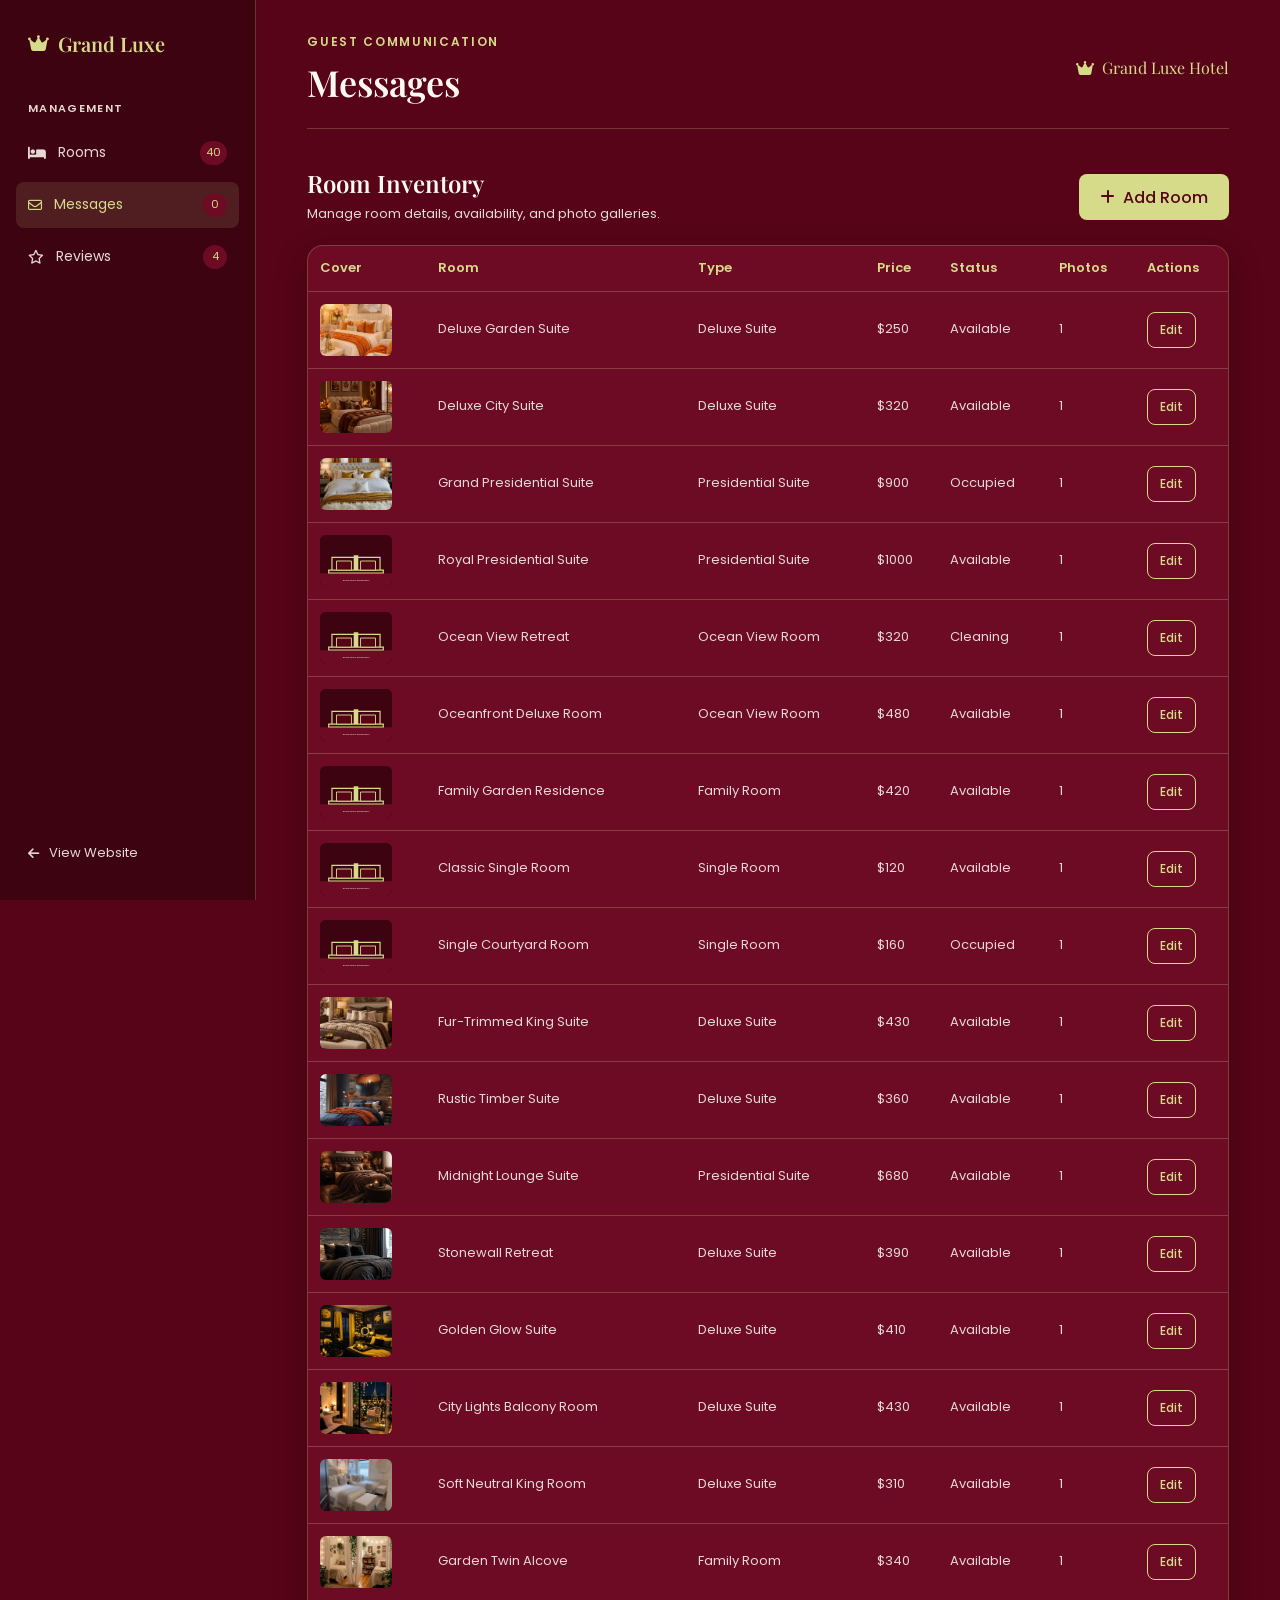
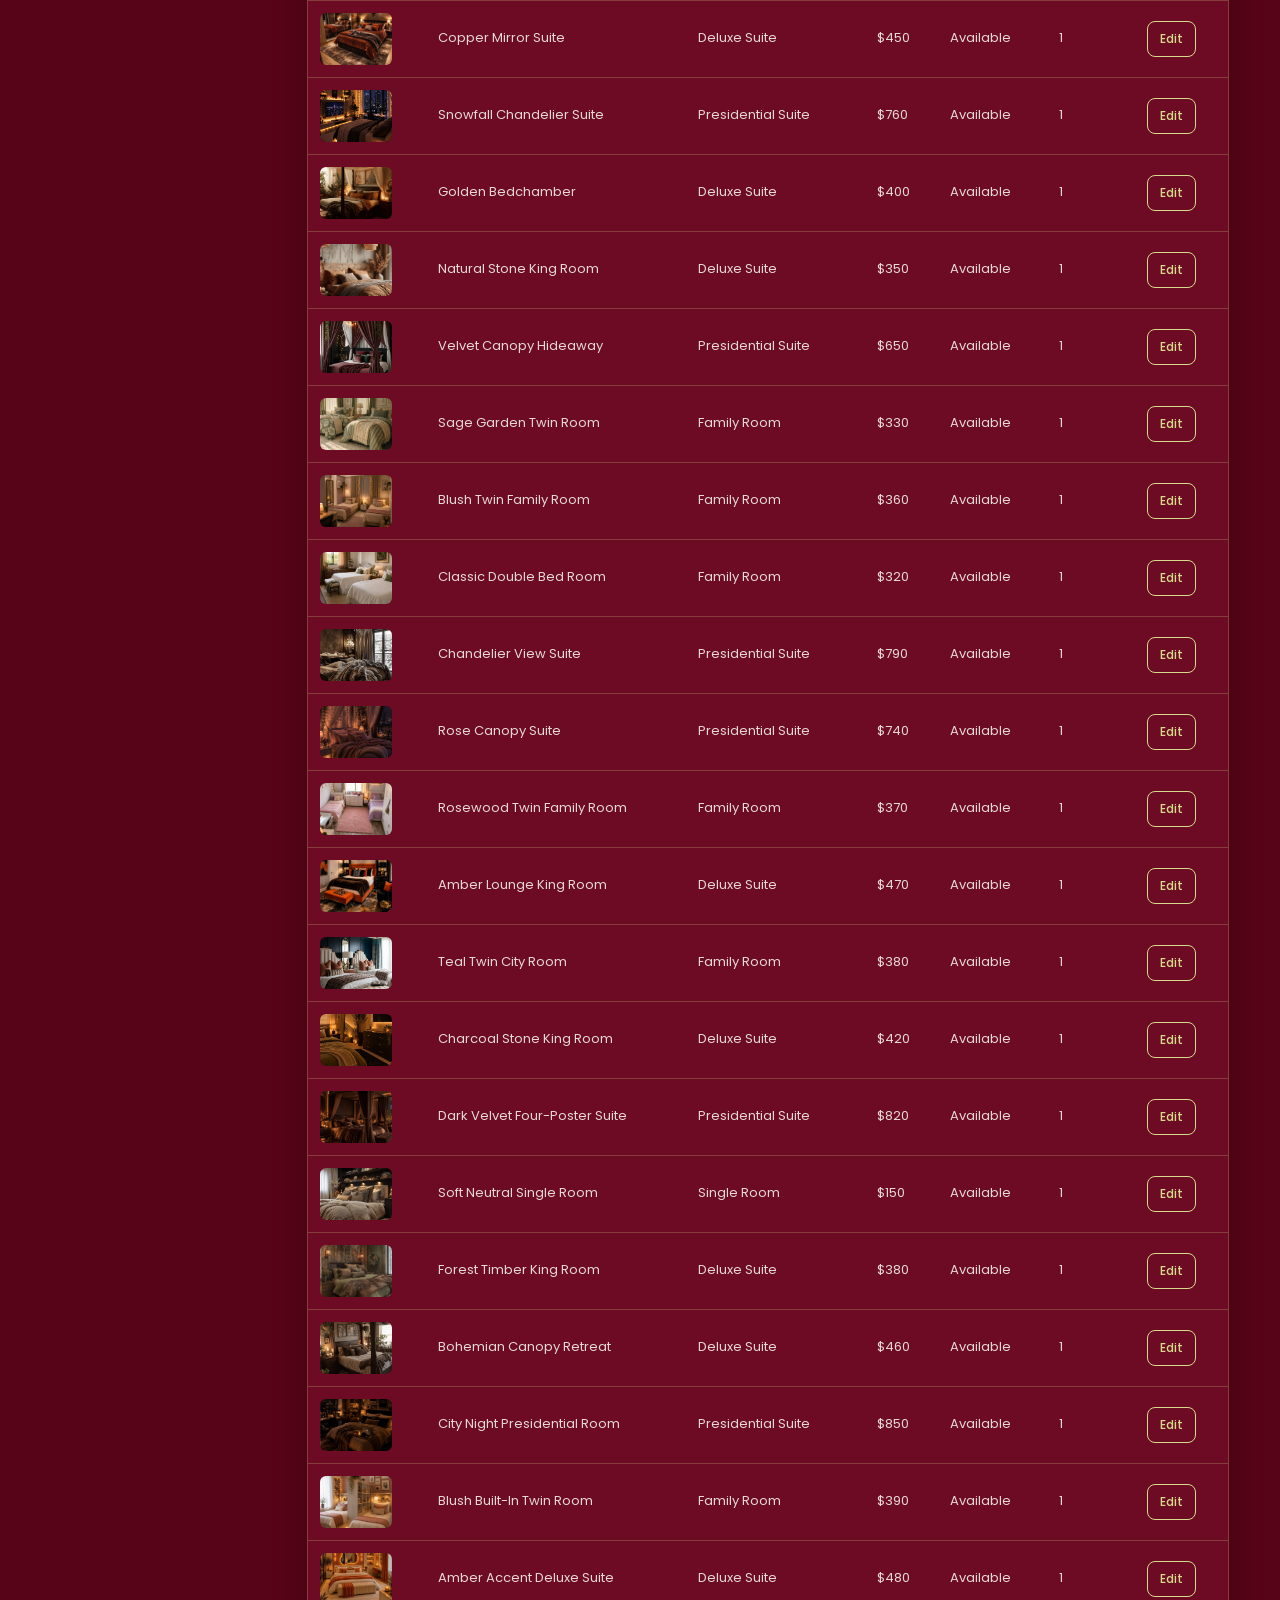
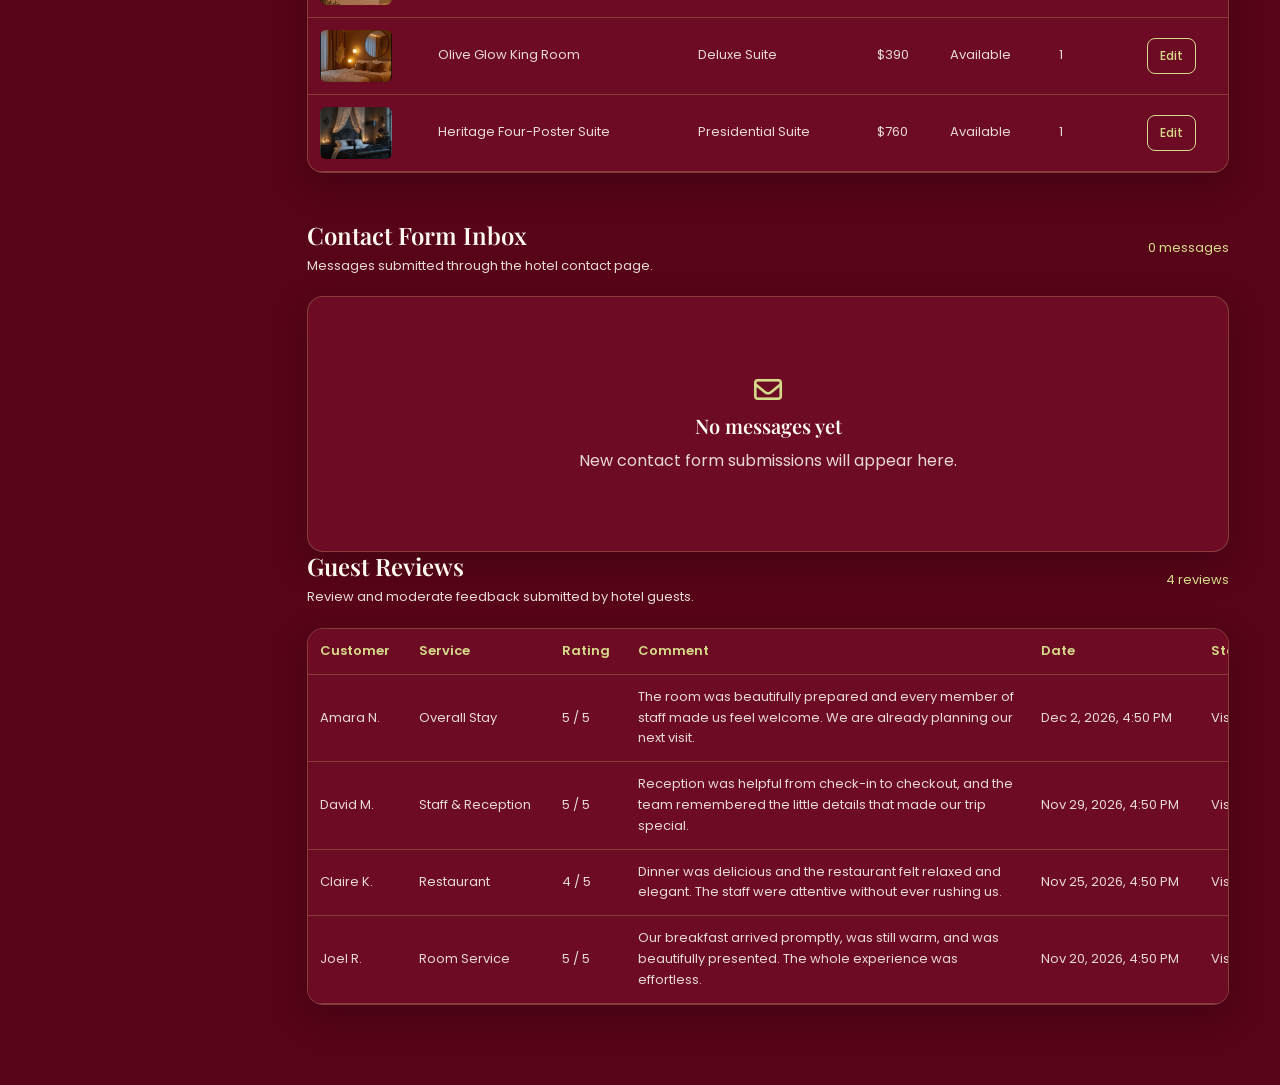
<file: admin.html>
<!DOCTYPE html>
<html lang="en">
<head>
  <meta charset="UTF-8">
  <meta name="viewport" content="width=device-width, initial-scale=1.0">
  <title>Messages | Grand Luxe Admin</title>
  <meta name="description" content="Local demonstration inbox for viewing and managing messages submitted through the Grand Luxe Hotel contact form.">
  <link rel="icon" type="image/svg+xml" href="public/favicon.svg">
  <link rel="preconnect" href="https://fonts.googleapis.com">
  <link rel="preconnect" href="https://fonts.gstatic.com" crossorigin>
  <link rel="stylesheet" href="https://cdnjs.cloudflare.com/ajax/libs/font-awesome/6.7.2/css/all.min.css">
  <link rel="stylesheet" href="css/style.css">
  <script src="js/rooms.js" defer></script>
  <script src="js/reviews.js" defer></script>
  <script src="js/admin.js" defer></script>
</head>
<body class="admin-page">
  <div class="admin-layout">
    <aside class="admin-sidebar">
      <a class="site-brand admin-sidebar__brand" href="index.html">
        <i class="fa-solid fa-crown" aria-hidden="true"></i>
        <span>Grand Luxe</span>
      </a>
      <p class="admin-sidebar__label">Management</p>
      <nav class="admin-menu" aria-label="Admin menu">
        <a class="admin-menu__link" href="#rooms">
          <i class="fa-solid fa-bed" aria-hidden="true"></i>
          <span>Rooms</span>
          <span class="admin-menu__count" id="admin-room-count">0</span>
        </a>
        <a class="admin-menu__link is-active" href="#messages" aria-current="page">
          <i class="fa-regular fa-envelope" aria-hidden="true"></i>
          <span>Messages</span>
          <span class="admin-menu__count" id="admin-message-count">0</span>
        </a>
        <a class="admin-menu__link" href="#reviews">
          <i class="fa-regular fa-star" aria-hidden="true"></i>
          <span>Reviews</span>
          <span class="admin-menu__count" id="admin-review-count">0</span>
        </a>
      </nav>
      <a class="admin-sidebar__website" href="index.html">
        <i class="fa-solid fa-arrow-left" aria-hidden="true"></i> View Website
      </a>
    </aside>

    <main class="admin-main" id="messages">
      <header class="admin-header">
        <div>
          <p class="page-eyebrow">Guest Communication</p>
          <h1 class="admin-header__title">Messages</h1>
        </div>
        <span class="admin-header__brand"><i class="fa-solid fa-crown" aria-hidden="true"></i> Grand Luxe Hotel</span>
      </header>

      <section class="admin-rooms" id="rooms" aria-labelledby="admin-rooms-title">
        <div class="admin-messages__heading">
          <div>
            <h2 id="admin-rooms-title">Room Inventory</h2>
            <p>Manage room details, availability, and photo galleries.</p>
          </div>
          <button class="btn btn-accent" id="admin-add-room" type="button">
            <i class="fa-solid fa-plus" aria-hidden="true"></i> Add Room
          </button>
        </div>
        <p class="admin-rooms__error" id="admin-rooms-error" role="alert" hidden></p>
        <div class="admin-rooms__table-wrap card">
          <table class="admin-rooms__table">
            <thead>
              <tr><th scope="col">Cover</th><th scope="col">Room</th><th scope="col">Type</th><th scope="col">Price</th><th scope="col">Status</th><th scope="col">Photos</th><th scope="col">Actions</th></tr>
            </thead>
            <tbody id="admin-rooms-list"></tbody>
          </table>
        </div>
      </section>

      <section class="admin-messages" aria-labelledby="admin-messages-title">
        <div class="admin-messages__heading">
          <div>
            <h2 id="admin-messages-title">Contact Form Inbox</h2>
            <p>Messages submitted through the hotel contact page.</p>
          </div>
          <span class="admin-messages__total" id="admin-messages-total">0 messages</span>
        </div>
        <p class="admin-messages__error" id="admin-messages-error" role="alert" hidden></p>
        <div class="admin-message-list" id="admin-message-list" aria-live="polite"></div>
        <div class="admin-messages__empty card" id="admin-messages-empty" hidden>
          <i class="fa-regular fa-envelope" aria-hidden="true"></i>
          <h3>No messages yet</h3>
          <p>New contact form submissions will appear here.</p>
        </div>
      </section>

      <section class="admin-reviews" id="reviews" aria-labelledby="admin-reviews-title">
        <div class="admin-messages__heading">
          <div>
            <h2 id="admin-reviews-title">Guest Reviews</h2>
            <p>Review and moderate feedback submitted by hotel guests.</p>
          </div>
          <span class="admin-messages__total" id="admin-reviews-total">0 reviews</span>
        </div>
        <p class="admin-messages__error" id="admin-reviews-error" role="alert" hidden></p>
        <div class="admin-rooms__table-wrap card">
          <table class="admin-rooms__table admin-reviews__table">
            <thead>
              <tr><th scope="col">Customer</th><th scope="col">Service</th><th scope="col">Rating</th><th scope="col">Comment</th><th scope="col">Date</th><th scope="col">Status</th><th scope="col">Actions</th></tr>
            </thead>
            <tbody id="admin-reviews-list"></tbody>
          </table>
        </div>
      </section>

      <dialog class="admin-room-dialog" id="admin-room-dialog" aria-labelledby="admin-room-dialog-title">
        <form class="admin-room-form" id="admin-room-form">
          <div class="admin-room-form__heading">
            <h2 id="admin-room-dialog-title">Add Room</h2>
            <button class="admin-room-dialog__close" type="button" aria-label="Close room editor">
              <i class="fa-solid fa-xmark" aria-hidden="true"></i>
            </button>
          </div>
          <input id="admin-room-id" name="id" type="hidden">
          <div class="admin-room-form__grid">
            <label>Room name<input name="name" required></label>
            <label>Room type
              <select name="type" required>
                <option>Single Room</option><option>Deluxe Suite</option><option>Presidential Suite</option><option>Ocean View Room</option><option>Family Room</option>
              </select>
            </label>
            <label>Price per night ($)<input name="price" type="number" min="0" step="1" required></label>
            <label>Status
              <select name="status" required><option>Available</option><option>Occupied</option><option>Cleaning</option></select>
            </label>
            <label>Beds<input name="beds" type="number" min="1" step="1" required></label>
            <label>Baths<input name="baths" type="number" min="1" step="1" required></label>
            <label>Size (sq ft)<input name="size" type="number" min="1" step="1" required></label>
            <label>Maximum guests<input name="maxGuests" type="number" min="1" max="20" step="1" required></label>
            <label class="admin-room-form__wide">Images (one path or URL per line)
              <textarea name="images" rows="4" required placeholder="images/rooms/deluxe-1.jpg&#10;images/rooms/deluxe-2.jpg"></textarea>
            </label>
            <div class="admin-room-form__wide">
              <span class="admin-room-form__preview-label">Image previews</span>
              <div class="admin-room-form__previews" id="admin-room-previews" aria-live="polite"></div>
            </div>
            <label class="admin-room-form__wide">Short description<textarea name="description" rows="3" required></textarea></label>
          </div>
          <p class="admin-rooms__error" id="admin-room-form-error" role="alert" hidden></p>
          <div class="admin-room-form__actions">
            <button class="btn btn-outline" id="admin-room-cancel" type="button">Cancel</button>
            <button class="btn btn-accent" type="submit">Save Room</button>
          </div>
        </form>
      </dialog>
    </main>
  </div>
  <div class="admin-toast" id="admin-toast" role="status" aria-live="polite"></div>
</body>
</html>
</file>
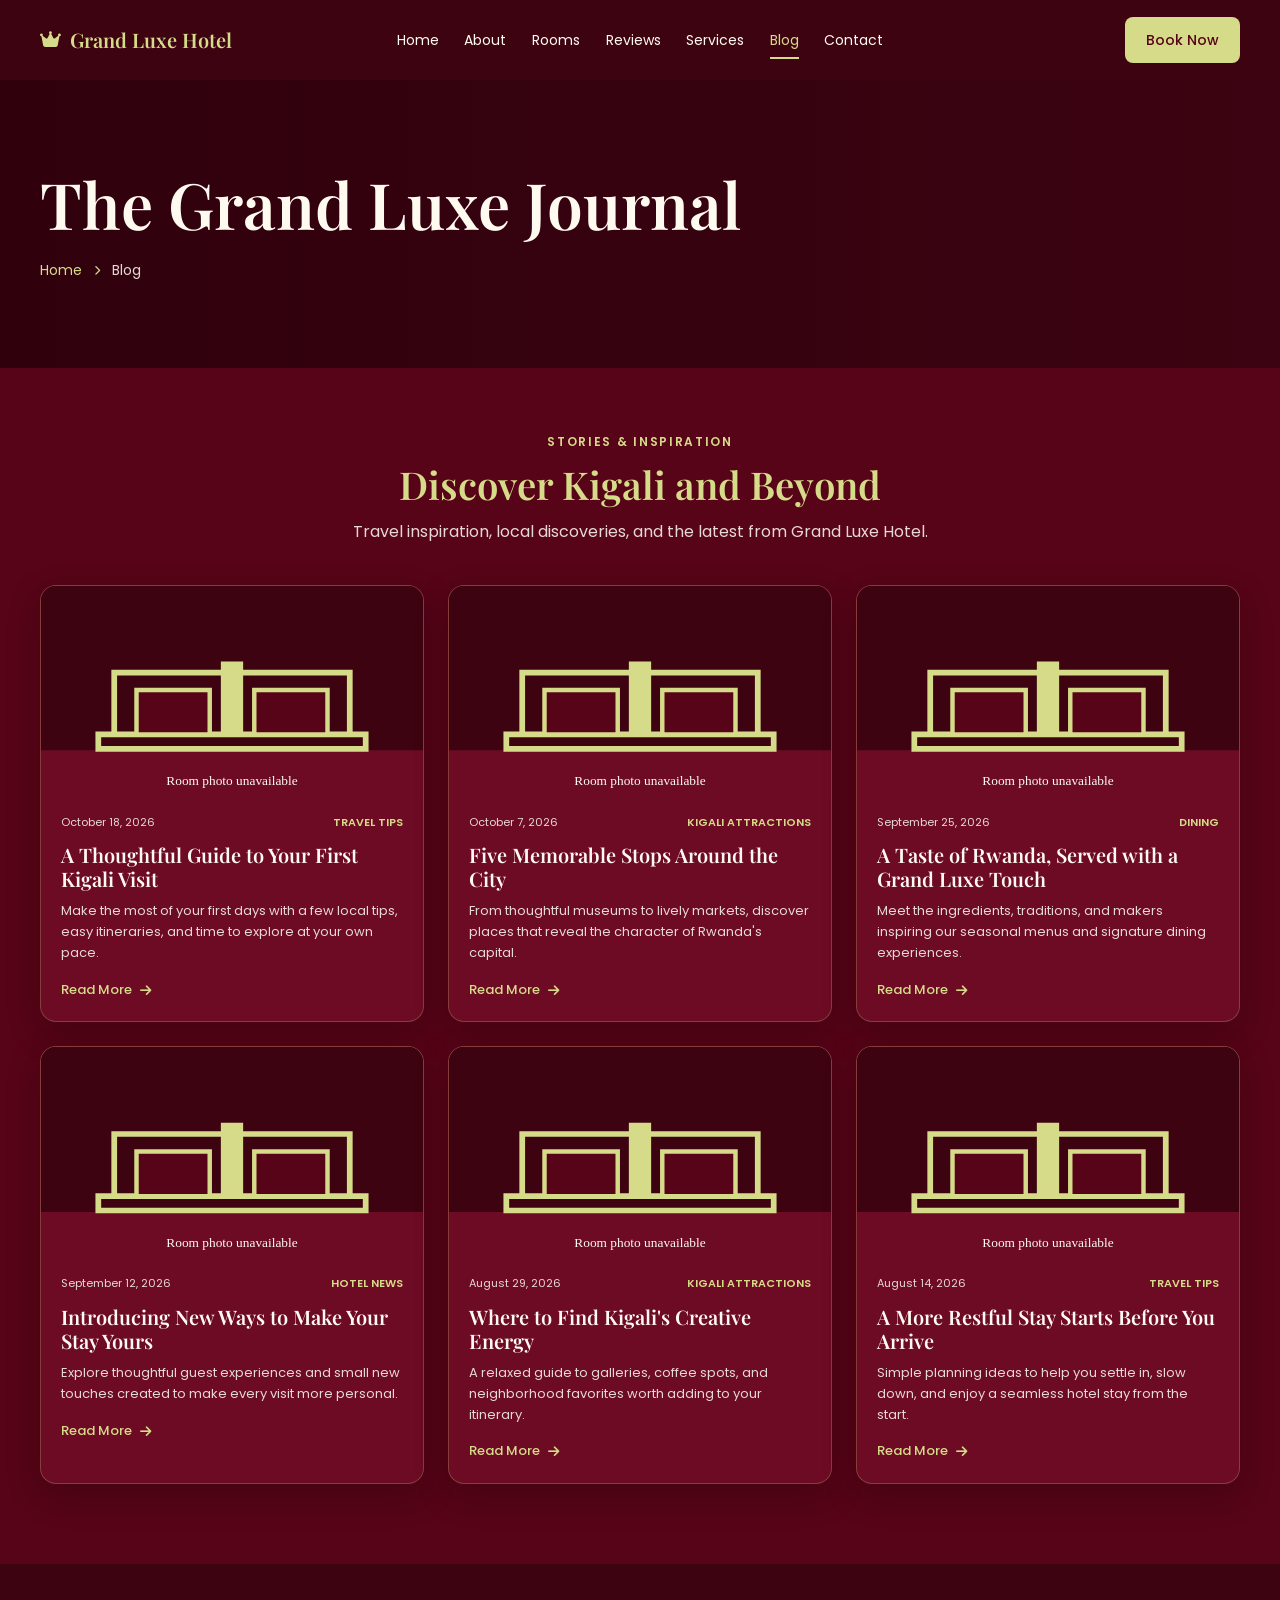
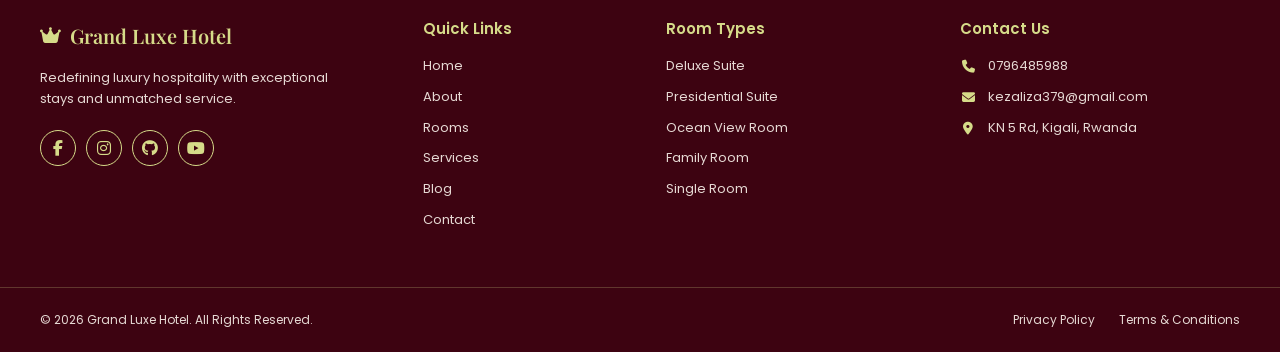
<file: blog.html>
<!DOCTYPE html>
<html lang="en">
<head>
  <meta charset="UTF-8">
  <meta name="viewport" content="width=device-width, initial-scale=1.0">
  <title>Journal | Grand Luxe Hotel</title>
  <meta name="description" content="Read the Grand Luxe Hotel journal for Kigali travel tips, local attractions, dining ideas, and hotel news.">
  <link rel="icon" type="image/svg+xml" href="public/favicon.svg">
  <link rel="preconnect" href="https://fonts.googleapis.com">
  <link rel="preconnect" href="https://fonts.gstatic.com" crossorigin>
  <link rel="stylesheet" href="https://cdnjs.cloudflare.com/ajax/libs/font-awesome/6.7.2/css/all.min.css">
  <link rel="stylesheet" href="css/style.css">
  <script src="js/main.js" defer></script>
</head>
<body>
  <header class="site-header" id="site-header">
    <div class="site-header__inner container">
      <a class="site-brand" href="index.html" aria-label="Grand Luxe Hotel home"><i class="fa-solid fa-crown" aria-hidden="true"></i><span>Grand Luxe Hotel</span></a>
      <nav class="site-nav" id="site-navigation" aria-label="Main navigation">
        <a class="site-nav__link" href="index.html">Home</a><a class="site-nav__link" href="about.html">About</a><a class="site-nav__link" href="rooms.html">Rooms</a><a class="site-nav__link" href="reviews.html">Reviews</a><a class="site-nav__link" href="index.html#services">Services</a><a class="site-nav__link is-active" href="blog.html" aria-current="page">Blog</a><a class="site-nav__link" href="contact.html">Contact</a>
        <a class="btn btn-accent site-nav__mobile-book" href="booking.html">Book Now</a>
      </nav>
      <div class="site-header__actions">
        <a class="btn btn-accent site-header__book" href="booking.html">Book Now</a>
        <button class="site-menu-toggle" type="button" aria-label="Open navigation menu" aria-controls="site-navigation" aria-expanded="false"><span></span><span></span><span></span></button>
      </div>
    </div>
  </header>

  <main>
    <section class="rooms-banner" aria-labelledby="page-banner-title">
      <div class="rooms-banner__content container">
        <h1 class="rooms-banner__title" id="page-banner-title">The Grand Luxe Journal</h1>
        <nav class="rooms-breadcrumb" aria-label="Breadcrumb"><a href="index.html">Home</a><i class="fa-solid fa-chevron-right" aria-hidden="true"></i><span aria-current="page">Blog</span></nav>
      </div>
    </section>
    <section class="blog-page container" id="blog" aria-labelledby="blog-page-title">
      <div class="page-section-heading blog-page__heading"><p class="page-eyebrow">Stories &amp; Inspiration</p><h2 class="section-title" id="blog-page-title">Discover Kigali and Beyond</h2><p>Travel inspiration, local discoveries, and the latest from Grand Luxe Hotel.</p></div>
      <div class="blog-grid">
        <article class="card blog-card">
          <a class="blog-card__image-link" href="#blog"><img src="https://images.unsplash.com/photo-1518548419970-58e3b4079ab2?auto=format&amp;fit=crop&amp;w=900&amp;q=85" alt="Lush hills around Kigali, Rwanda" loading="lazy"></a>
          <div class="blog-card__content"><div class="blog-card__meta"><time datetime="2026-10-18">October 18, 2026</time><span>Travel Tips</span></div><h2><a href="#blog">A Thoughtful Guide to Your First Kigali Visit</a></h2><p>Make the most of your first days with a few local tips, easy itineraries, and time to explore at your own pace.</p><a class="blog-card__read-more" href="#blog">Read More <i class="fa-solid fa-arrow-right" aria-hidden="true"></i></a></div>
        </article>
        <article class="card blog-card">
          <a class="blog-card__image-link" href="#blog"><img src="https://images.unsplash.com/photo-1500530855697-b586d89ba3ee?auto=format&amp;fit=crop&amp;w=900&amp;q=85" alt="Scenic mountain landscape near Kigali" loading="lazy"></a>
          <div class="blog-card__content"><div class="blog-card__meta"><time datetime="2026-10-07">October 7, 2026</time><span>Kigali Attractions</span></div><h2><a href="#blog">Five Memorable Stops Around the City</a></h2><p>From thoughtful museums to lively markets, discover places that reveal the character of Rwanda's capital.</p><a class="blog-card__read-more" href="#blog">Read More <i class="fa-solid fa-arrow-right" aria-hidden="true"></i></a></div>
        </article>
        <article class="card blog-card">
          <a class="blog-card__image-link" href="#blog"><img src="https://images.unsplash.com/photo-1414235077428-338989a2e8c0?auto=format&amp;fit=crop&amp;w=900&amp;q=85" alt="An elegant restaurant dining table" loading="lazy"></a>
          <div class="blog-card__content"><div class="blog-card__meta"><time datetime="2026-09-25">September 25, 2026</time><span>Dining</span></div><h2><a href="#blog">A Taste of Rwanda, Served with a Grand Luxe Touch</a></h2><p>Meet the ingredients, traditions, and makers inspiring our seasonal menus and signature dining experiences.</p><a class="blog-card__read-more" href="#blog">Read More <i class="fa-solid fa-arrow-right" aria-hidden="true"></i></a></div>
        </article>
        <article class="card blog-card">
          <a class="blog-card__image-link" href="#blog"><img src="https://images.unsplash.com/photo-1566073771259-6a8506099945?auto=format&amp;fit=crop&amp;w=900&amp;q=85" alt="Luxury hotel beside an inviting pool" loading="lazy"></a>
          <div class="blog-card__content"><div class="blog-card__meta"><time datetime="2026-09-12">September 12, 2026</time><span>Hotel News</span></div><h2><a href="#blog">Introducing New Ways to Make Your Stay Yours</a></h2><p>Explore thoughtful guest experiences and small new touches created to make every visit more personal.</p><a class="blog-card__read-more" href="#blog">Read More <i class="fa-solid fa-arrow-right" aria-hidden="true"></i></a></div>
        </article>
        <article class="card blog-card">
          <a class="blog-card__image-link" href="#blog"><img src="https://images.unsplash.com/photo-1517248135467-4c7edcad34c4?auto=format&amp;fit=crop&amp;w=900&amp;q=85" alt="Warmly lit Kigali restaurant interior" loading="lazy"></a>
          <div class="blog-card__content"><div class="blog-card__meta"><time datetime="2026-08-29">August 29, 2026</time><span>Kigali Attractions</span></div><h2><a href="#blog">Where to Find Kigali's Creative Energy</a></h2><p>A relaxed guide to galleries, coffee spots, and neighborhood favorites worth adding to your itinerary.</p><a class="blog-card__read-more" href="#blog">Read More <i class="fa-solid fa-arrow-right" aria-hidden="true"></i></a></div>
        </article>
        <article class="card blog-card">
          <a class="blog-card__image-link" href="#blog"><img src="https://images.unsplash.com/photo-1542314831-068cd1dbfeeb?auto=format&amp;fit=crop&amp;w=900&amp;q=85" alt="Welcoming luxury hotel lobby" loading="lazy"></a>
          <div class="blog-card__content"><div class="blog-card__meta"><time datetime="2026-08-14">August 14, 2026</time><span>Travel Tips</span></div><h2><a href="#blog">A More Restful Stay Starts Before You Arrive</a></h2><p>Simple planning ideas to help you settle in, slow down, and enjoy a seamless hotel stay from the start.</p><a class="blog-card__read-more" href="#blog">Read More <i class="fa-solid fa-arrow-right" aria-hidden="true"></i></a></div>
        </article>
      </div>
    </section>
  </main>

  <footer class="site-footer" id="contact">
    <div class="site-footer__main container">
      <div class="site-footer__brand-column"><a class="site-brand site-footer__brand" href="index.html" aria-label="Grand Luxe Hotel home"><i class="fa-solid fa-crown" aria-hidden="true"></i><span>Grand Luxe Hotel</span></a><p class="site-footer__tagline">Redefining luxury hospitality with exceptional stays and unmatched service.</p><div class="site-footer__socials" aria-label="Social media"><a href="https://web.facebook.com/keza.liza.71" aria-label="Facebook"><i class="fa-brands fa-facebook-f" aria-hidden="true"></i></a><a href="https://www.instagram.com/k.e.z.a_l.i.z.a/" aria-label="Instagram"><i class="fa-brands fa-instagram" aria-hidden="true"></i></a><a href="https://github.com/kezaliza/hotel-management" aria-label="GitHub"><i class="fa-brands fa-github" aria-hidden="true"></i></a><a href="https://www.youtube.com/" aria-label="YouTube"><i class="fa-brands fa-youtube" aria-hidden="true"></i></a></div></div>
      <div class="site-footer__column"><h2 class="site-footer__heading">Quick Links</h2><ul class="site-footer__links"><li><a href="index.html">Home</a></li><li><a href="about.html">About</a></li><li><a href="rooms.html">Rooms</a></li><li><a href="index.html#services">Services</a></li><li><a href="blog.html" aria-current="page">Blog</a></li><li><a href="contact.html">Contact</a></li></ul></div>
      <div class="site-footer__column"><h2 class="site-footer__heading">Room Types</h2><ul class="site-footer__links"><li><a href="rooms.html">Deluxe Suite</a></li><li><a href="rooms.html">Presidential Suite</a></li><li><a href="rooms.html">Ocean View Room</a></li><li><a href="rooms.html">Family Room</a></li><li><a href="rooms.html">Single Room</a></li></ul></div>
      <div class="site-footer__column"><h2 class="site-footer__heading">Contact Us</h2><ul class="site-footer__contact"><li><i class="fa-solid fa-phone" aria-hidden="true"></i><a href="tel:0796485988">0796485988</a></li><li><i class="fa-solid fa-envelope" aria-hidden="true"></i><a href="mailto:kezaliza379@gmail.com">kezaliza379@gmail.com</a></li><li><i class="fa-solid fa-location-dot" aria-hidden="true"></i><span>KN 5 Rd, Kigali, Rwanda</span></li></ul></div>
    </div>
    <div class="site-footer__bottom"><div class="site-footer__bottom-inner container"><p>&copy; 2026 Grand Luxe Hotel. All Rights Reserved.</p><nav class="site-footer__legal" aria-label="Legal"><a href="policies.html#privacy-policy">Privacy Policy</a><a href="policies.html#terms-and-conditions">Terms &amp; Conditions</a></nav></div></div>
  </footer>
  <button class="back-to-top" type="button" aria-label="Back to top"><i class="fa-solid fa-arrow-up" aria-hidden="true"></i></button>
</body>
</html>
</file>
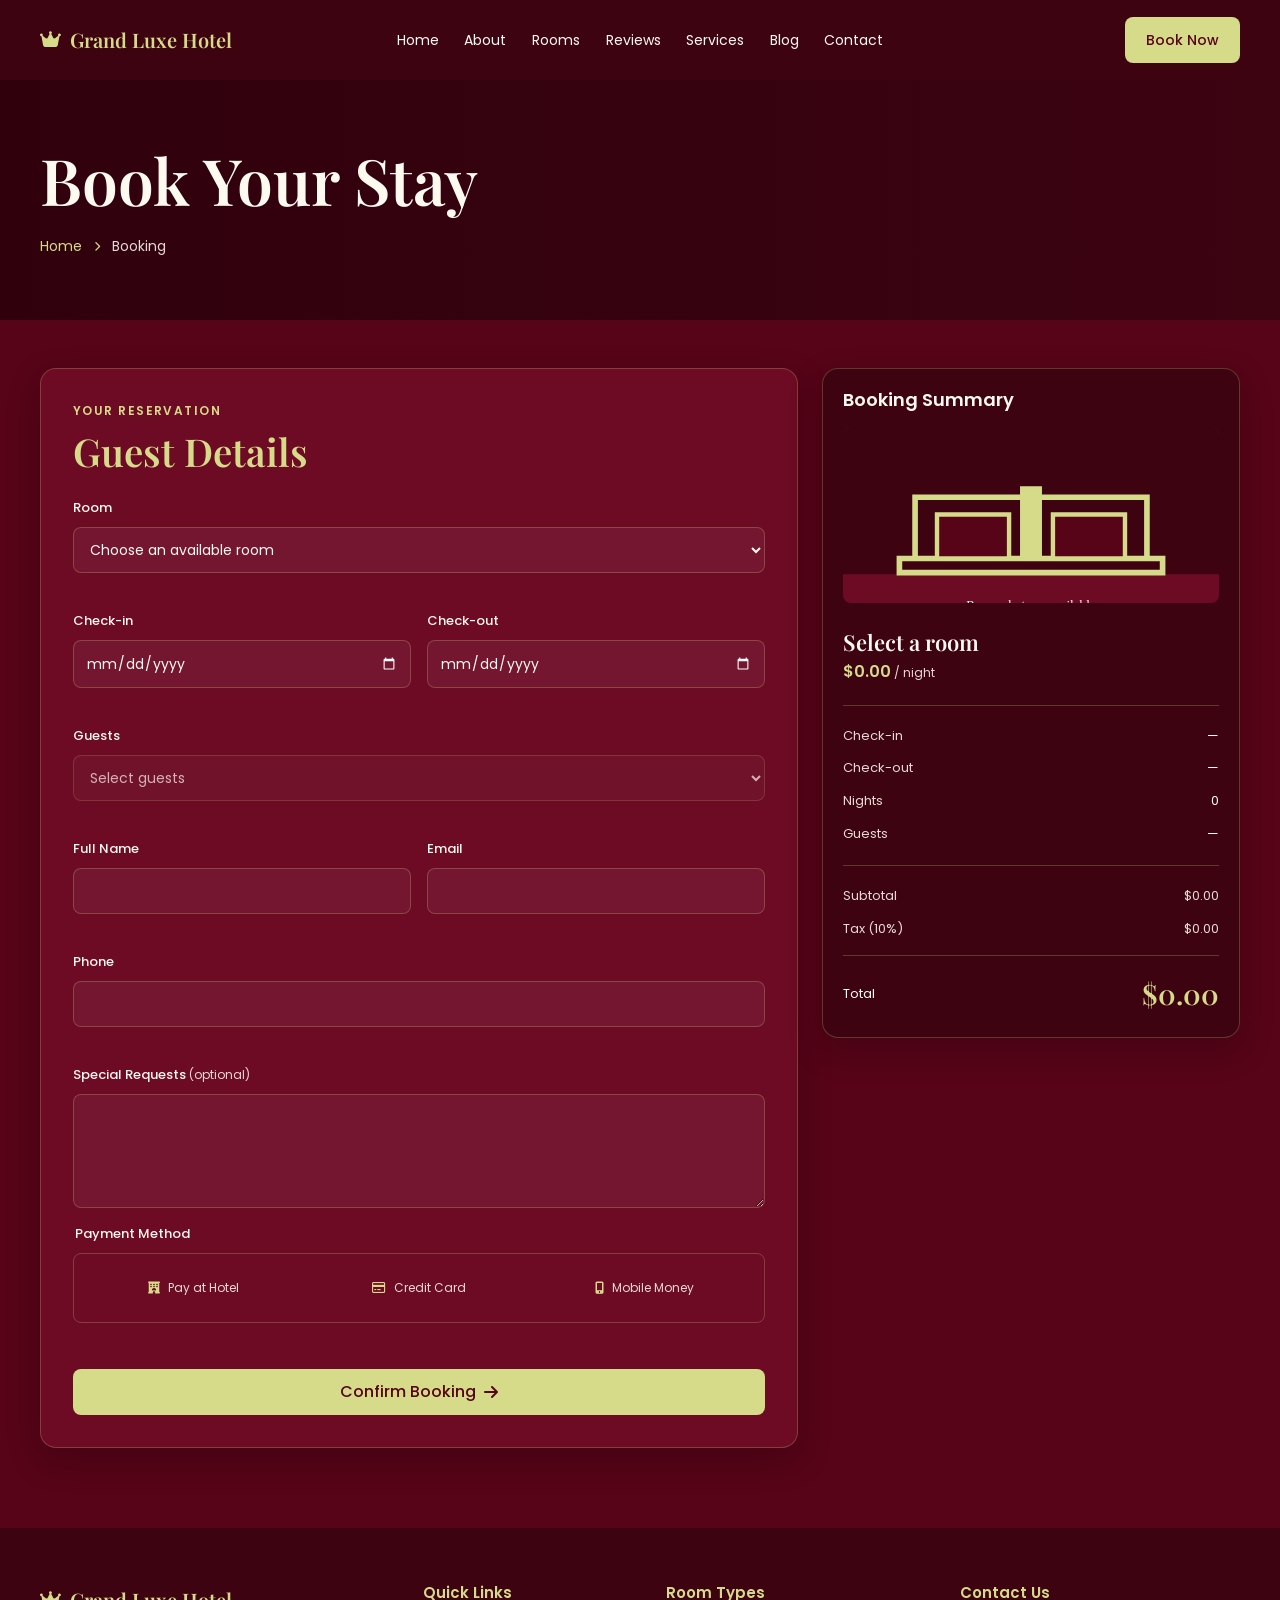
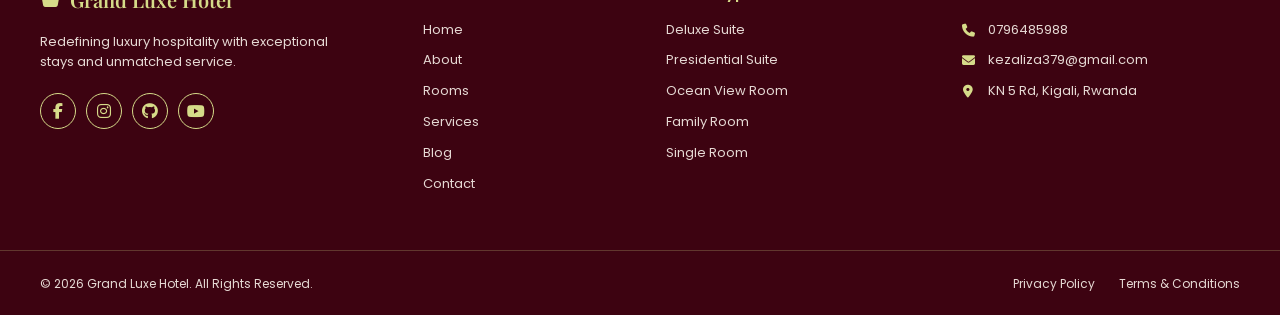
<file: booking.html>
<!DOCTYPE html>
<html lang="en">
<head>
  <meta charset="UTF-8">
  <meta name="viewport" content="width=device-width, initial-scale=1.0">
  <title>Book Your Stay | Grand Luxe Hotel</title>
  <meta name="description" content="Plan your stay at Grand Luxe Hotel in Kigali. Select your room, dates, and guest details to review your reservation.">
  <link rel="icon" type="image/svg+xml" href="public/favicon.svg">
  <link rel="preconnect" href="https://fonts.googleapis.com">
  <link rel="preconnect" href="https://fonts.gstatic.com" crossorigin>
  <link rel="stylesheet" href="https://cdnjs.cloudflare.com/ajax/libs/font-awesome/6.7.2/css/all.min.css">
  <link rel="stylesheet" href="css/style.css">
  <script src="js/main.js" defer></script>
  <script src="js/rooms.js" defer></script>
  <script src="js/booking.js" defer></script>
</head>
<body>
  <header class="site-header" id="site-header">
    <div class="site-header__inner container">
      <a class="site-brand" href="index.html" aria-label="Grand Luxe Hotel home">
        <i class="fa-solid fa-crown" aria-hidden="true"></i>
        <span>Grand Luxe Hotel</span>
      </a>

      <nav class="site-nav" id="site-navigation" aria-label="Main navigation">
        <a class="site-nav__link" href="index.html">Home</a>
        <a class="site-nav__link" href="about.html">About</a>
        <a class="site-nav__link" href="rooms.html">Rooms</a>
        <a class="site-nav__link" href="reviews.html">Reviews</a>
        <a class="site-nav__link" href="index.html#services">Services</a>
        <a class="site-nav__link" href="blog.html">Blog</a>
        <a class="site-nav__link" href="contact.html">Contact</a>
        <a class="btn btn-accent site-nav__mobile-book" href="booking.html">Book Now</a>
      </nav>

      <div class="site-header__actions">
        <a class="btn btn-accent site-header__book" href="booking.html">Book Now</a>
        <button
          class="site-menu-toggle"
          type="button"
          aria-label="Open navigation menu"
          aria-controls="site-navigation"
          aria-expanded="false">
          <span></span>
          <span></span>
          <span></span>
        </button>
      </div>
    </div>
  </header>

  <main>
    <section class="rooms-banner booking-banner" aria-labelledby="booking-banner-title">
      <div class="rooms-banner__content container">
        <h1 class="rooms-banner__title" id="booking-banner-title">Book Your Stay</h1>
        <nav class="rooms-breadcrumb" aria-label="Breadcrumb">
          <a href="index.html">Home</a>
          <i class="fa-solid fa-chevron-right" aria-hidden="true"></i>
          <span aria-current="page">Booking</span>
        </nav>
      </div>
    </section>

    <section class="booking-page container" aria-label="Complete your reservation">
      <div class="booking-layout">
        <div class="booking-form-column" id="booking-form-column">
          <form class="card booking-form" id="reservation-form" novalidate>
            <div class="booking-form__heading">
              <p class="booking-form__eyebrow">Your Reservation</p>
              <h2 class="section-title">Guest Details</h2>
            </div>

            <p class="booking-form__error" id="booking-form-error" role="alert" aria-live="assertive"></p>

            <div class="booking-form__grid">
              <div class="booking-form__field booking-form__field--full">
                <label class="booking-form__label" for="booking-room">Room</label>
                <select class="booking-form__control" id="booking-room" name="room" required aria-describedby="booking-room-error">
                  <option value="">Loading available rooms...</option>
                </select>
                <small class="booking-form__field-error" id="booking-room-error" aria-live="polite"></small>
              </div>

              <div class="booking-form__field">
                <label class="booking-form__label" for="booking-check-in">Check-in</label>
                <input class="booking-form__control" id="booking-check-in" name="checkIn" type="date" required aria-describedby="booking-check-in-error">
                <small class="booking-form__field-error" id="booking-check-in-error" aria-live="polite"></small>
              </div>

              <div class="booking-form__field">
                <label class="booking-form__label" for="booking-check-out">Check-out</label>
                <input class="booking-form__control" id="booking-check-out" name="checkOut" type="date" required aria-describedby="booking-check-out-error">
                <small class="booking-form__field-error" id="booking-check-out-error" aria-live="polite"></small>
              </div>

              <div class="booking-form__field booking-form__field--full">
                <label class="booking-form__label" for="booking-guests">Guests</label>
                <select class="booking-form__control" id="booking-guests" name="guests" required aria-describedby="booking-guests-error">
                  <option value="">Select a room first</option>
                </select>
                <small class="booking-form__field-error" id="booking-guests-error" aria-live="polite"></small>
              </div>

              <div class="booking-form__field">
                <label class="booking-form__label" for="guest-name">Full Name</label>
                <input class="booking-form__control" id="guest-name" name="guestName" type="text" autocomplete="name" required aria-describedby="guest-name-error">
                <small class="booking-form__field-error" id="guest-name-error" aria-live="polite"></small>
              </div>

              <div class="booking-form__field">
                <label class="booking-form__label" for="guest-email">Email</label>
                <input class="booking-form__control" id="guest-email" name="email" type="email" autocomplete="email" required aria-describedby="guest-email-error">
                <small class="booking-form__field-error" id="guest-email-error" aria-live="polite"></small>
              </div>

              <div class="booking-form__field booking-form__field--full">
                <label class="booking-form__label" for="guest-phone">Phone</label>
                <input class="booking-form__control" id="guest-phone" name="phone" type="tel" autocomplete="tel" required aria-describedby="guest-phone-error">
                <small class="booking-form__field-error" id="guest-phone-error" aria-live="polite"></small>
              </div>

              <div class="booking-form__field booking-form__field--full">
                <label class="booking-form__label" for="special-requests">Special Requests <span>(optional)</span></label>
                <textarea class="booking-form__control booking-form__textarea" id="special-requests" name="specialRequests" rows="4"></textarea>
              </div>

              <fieldset class="booking-form__field booking-form__field--full booking-payment">
                <legend class="booking-form__label">Payment Method</legend>
                <div class="booking-payment__options">
                  <label class="booking-payment__option">
                    <input type="radio" name="paymentMethod" value="Pay at Hotel" required>
                    <span><i class="fa-solid fa-hotel" aria-hidden="true"></i> Pay at Hotel</span>
                  </label>
                  <label class="booking-payment__option">
                    <input type="radio" name="paymentMethod" value="Credit Card" required>
                    <span><i class="fa-regular fa-credit-card" aria-hidden="true"></i> Credit Card</span>
                  </label>
                  <label class="booking-payment__option">
                    <input type="radio" name="paymentMethod" value="Mobile Money" required>
                    <span><i class="fa-solid fa-mobile-screen-button" aria-hidden="true"></i> Mobile Money</span>
                  </label>
                </div>
                <small class="booking-form__field-error" id="payment-method-error" aria-live="polite"></small>
              </fieldset>
            </div>

            <button class="btn btn-accent booking-form__submit" id="confirm-booking" type="submit">
              Confirm Booking
              <i class="fa-solid fa-arrow-right" aria-hidden="true"></i>
            </button>
          </form>
        </div>

        <aside class="card booking-summary" aria-labelledby="booking-summary-title">
          <h2 class="booking-summary__title" id="booking-summary-title">Booking Summary</h2>
          <img
            class="booking-summary__image"
            id="summary-room-image"
            src="public/room-placeholder.svg"
            alt="Selected hotel room"
            loading="lazy">
          <div class="booking-summary__thumbnails" id="summary-room-thumbnails" aria-label="Room photos"></div>
          <h3 class="booking-summary__room-name" id="summary-room-name">Select a room</h3>
          <p class="booking-summary__nightly"><span id="summary-nightly-price">$0</span> / night</p>

          <dl class="booking-summary__details">
            <div><dt>Check-in</dt><dd id="summary-check-in">—</dd></div>
            <div><dt>Check-out</dt><dd id="summary-check-out">—</dd></div>
            <div><dt>Nights</dt><dd id="summary-nights">0</dd></div>
            <div><dt>Guests</dt><dd id="summary-guests">—</dd></div>
          </dl>

          <div class="booking-summary__totals" aria-live="polite">
            <div><span>Subtotal</span><span id="summary-subtotal">$0</span></div>
            <div><span>Tax (10%)</span><span id="summary-tax">$0</span></div>
            <div class="booking-summary__total"><span>Total</span><strong id="summary-total">$0</strong></div>
          </div>
        </aside>
      </div>
    </section>
  </main>

  <footer class="site-footer" id="contact">
    <div class="site-footer__main container">
      <div class="site-footer__brand-column">
        <a class="site-brand site-footer__brand" href="index.html" aria-label="Grand Luxe Hotel home">
          <i class="fa-solid fa-crown" aria-hidden="true"></i>
          <span>Grand Luxe Hotel</span>
        </a>
        <p class="site-footer__tagline">
          Redefining luxury hospitality with exceptional stays and unmatched service.
        </p>
        <div class="site-footer__socials" aria-label="Social media">
          <a href="https://web.facebook.com/keza.liza.71" aria-label="Facebook"><i class="fa-brands fa-facebook-f" aria-hidden="true"></i></a>
          <a href="https://www.instagram.com/k.e.z.a_l.i.z.a/" aria-label="Instagram"><i class="fa-brands fa-instagram" aria-hidden="true"></i></a>
          <a href="https://github.com/kezaliza/hotel-management" aria-label="GitHub"><i class="fa-brands fa-github" aria-hidden="true"></i></a>
          <a href="https://www.youtube.com/" aria-label="YouTube"><i class="fa-brands fa-youtube" aria-hidden="true"></i></a>
        </div>
      </div>

      <div class="site-footer__column">
        <h2 class="site-footer__heading">Quick Links</h2>
        <ul class="site-footer__links">
          <li><a href="index.html">Home</a></li>
          <li><a href="about.html">About</a></li>
          <li><a href="rooms.html">Rooms</a></li>
          <li><a href="index.html#services">Services</a></li>
          <li><a href="blog.html">Blog</a></li>
          <li><a href="contact.html">Contact</a></li>
        </ul>
      </div>

      <div class="site-footer__column">
        <h2 class="site-footer__heading">Room Types</h2>
        <ul class="site-footer__links">
          <li><a href="rooms.html">Deluxe Suite</a></li>
          <li><a href="rooms.html">Presidential Suite</a></li>
          <li><a href="rooms.html">Ocean View Room</a></li>
          <li><a href="rooms.html">Family Room</a></li>
          <li><a href="rooms.html">Single Room</a></li>
        </ul>
      </div>

      <div class="site-footer__column">
        <h2 class="site-footer__heading">Contact Us</h2>
        <ul class="site-footer__contact">
          <li><i class="fa-solid fa-phone" aria-hidden="true"></i><a href="tel:0796485988">0796485988</a></li>
          <li><i class="fa-solid fa-envelope" aria-hidden="true"></i><a href="mailto:kezaliza379@gmail.com">kezaliza379@gmail.com</a></li>
          <li><i class="fa-solid fa-location-dot" aria-hidden="true"></i><span>KN 5 Rd, Kigali, Rwanda</span></li>
        </ul>
      </div>
    </div>

    <div class="site-footer__bottom">
      <div class="site-footer__bottom-inner container">
        <p>&copy; 2026 Grand Luxe Hotel. All Rights Reserved.</p>
        <nav class="site-footer__legal" aria-label="Legal">
          <a href="policies.html#privacy-policy">Privacy Policy</a>
          <a href="policies.html#terms-and-conditions">Terms &amp; Conditions</a>
        </nav>
      </div>
    </div>
  </footer>

  <button class="back-to-top" type="button" aria-label="Back to top">
    <i class="fa-solid fa-arrow-up" aria-hidden="true"></i>
  </button>
</body>
</html>
</file>
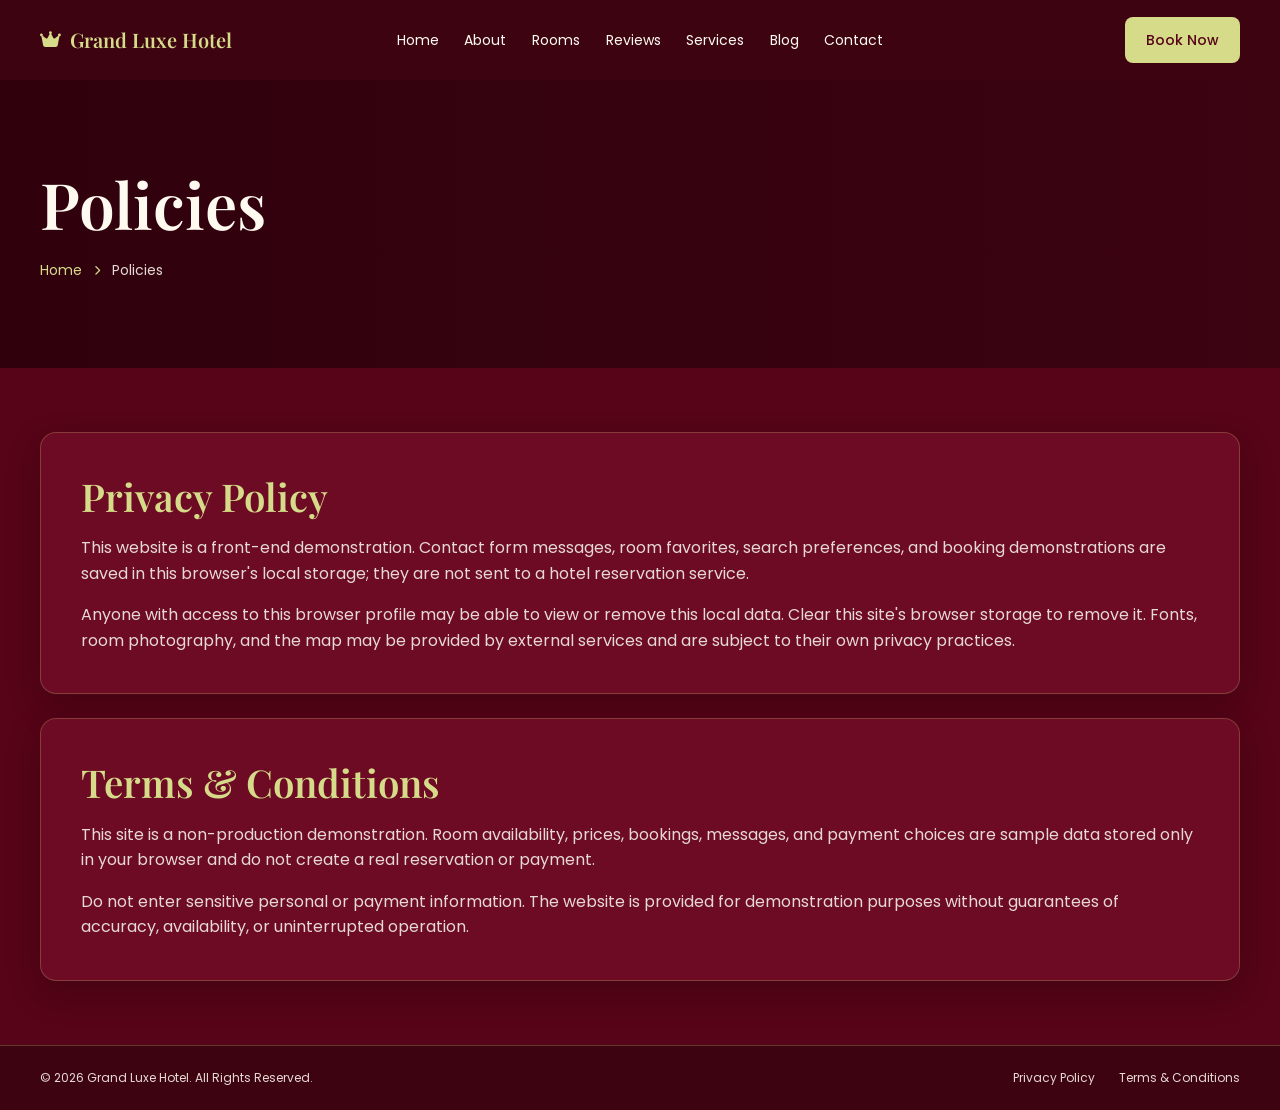
<file: policies.html>
<!DOCTYPE html>
<html lang="en">
<head>
  <meta charset="UTF-8">
  <meta name="viewport" content="width=device-width, initial-scale=1.0">
  <title>Policies | Grand Luxe Hotel</title>
  <meta name="description" content="Read the privacy information and terms for this Grand Luxe Hotel website demonstration.">
  <link rel="icon" type="image/svg+xml" href="public/favicon.svg">
  <link rel="preconnect" href="https://fonts.googleapis.com">
  <link rel="preconnect" href="https://fonts.gstatic.com" crossorigin>
  <link rel="stylesheet" href="https://cdnjs.cloudflare.com/ajax/libs/font-awesome/6.7.2/css/all.min.css">
  <link rel="stylesheet" href="css/style.css">
  <script src="js/main.js" defer></script>
</head>
<body>
  <header class="site-header" id="site-header">
    <div class="site-header__inner container">
      <a class="site-brand" href="index.html" aria-label="Grand Luxe Hotel home">
        <i class="fa-solid fa-crown" aria-hidden="true"></i>
        <span>Grand Luxe Hotel</span>
      </a>
      <nav class="site-nav" id="site-navigation" aria-label="Main navigation">
        <a class="site-nav__link" href="index.html">Home</a>
        <a class="site-nav__link" href="about.html">About</a>
        <a class="site-nav__link" href="rooms.html">Rooms</a>
        <a class="site-nav__link" href="reviews.html">Reviews</a>
        <a class="site-nav__link" href="index.html#services">Services</a>
        <a class="site-nav__link" href="blog.html">Blog</a>
        <a class="site-nav__link" href="contact.html">Contact</a>
        <a class="btn btn-accent site-nav__mobile-book" href="booking.html">Book Now</a>
      </nav>
      <div class="site-header__actions">
        <a class="btn btn-accent site-header__book" href="booking.html">Book Now</a>
        <button class="site-menu-toggle" type="button" aria-label="Open navigation menu" aria-controls="site-navigation" aria-expanded="false">
          <span></span><span></span><span></span>
        </button>
      </div>
    </div>
  </header>

  <main>
    <section class="rooms-banner" aria-labelledby="policies-title">
      <div class="rooms-banner__content container">
        <h1 class="rooms-banner__title" id="policies-title">Policies</h1>
        <nav class="rooms-breadcrumb" aria-label="Breadcrumb">
          <a href="index.html">Home</a>
          <i class="fa-solid fa-chevron-right" aria-hidden="true"></i>
          <span aria-current="page">Policies</span>
        </nav>
      </div>
    </section>
    <div class="policies-page container">
      <section class="card" id="privacy-policy" aria-labelledby="privacy-title">
        <h2 class="section-title" id="privacy-title">Privacy Policy</h2>
        <p>This website is a front-end demonstration. Contact form messages, room favorites, search preferences, and booking demonstrations are saved in this browser's local storage; they are not sent to a hotel reservation service.</p>
        <p>Anyone with access to this browser profile may be able to view or remove this local data. Clear this site's browser storage to remove it. Fonts, room photography, and the map may be provided by external services and are subject to their own privacy practices.</p>
      </section>
      <section class="card" id="terms-and-conditions" aria-labelledby="terms-title">
        <h2 class="section-title" id="terms-title">Terms &amp; Conditions</h2>
        <p>This site is a non-production demonstration. Room availability, prices, bookings, messages, and payment choices are sample data stored only in your browser and do not create a real reservation or payment.</p>
        <p>Do not enter sensitive personal or payment information. The website is provided for demonstration purposes without guarantees of accuracy, availability, or uninterrupted operation.</p>
      </section>
    </div>
  </main>

  <footer class="site-footer">
    <div class="site-footer__bottom">
      <div class="site-footer__bottom-inner container">
        <p>&copy; 2026 Grand Luxe Hotel. All Rights Reserved.</p>
        <nav class="site-footer__legal" aria-label="Legal">
          <a href="#privacy-policy">Privacy Policy</a>
          <a href="#terms-and-conditions">Terms &amp; Conditions</a>
        </nav>
      </div>
    </div>
  </footer>
  <button class="back-to-top" type="button" aria-label="Back to top">
    <i class="fa-solid fa-arrow-up" aria-hidden="true"></i>
  </button>
</body>
</html>
</file>
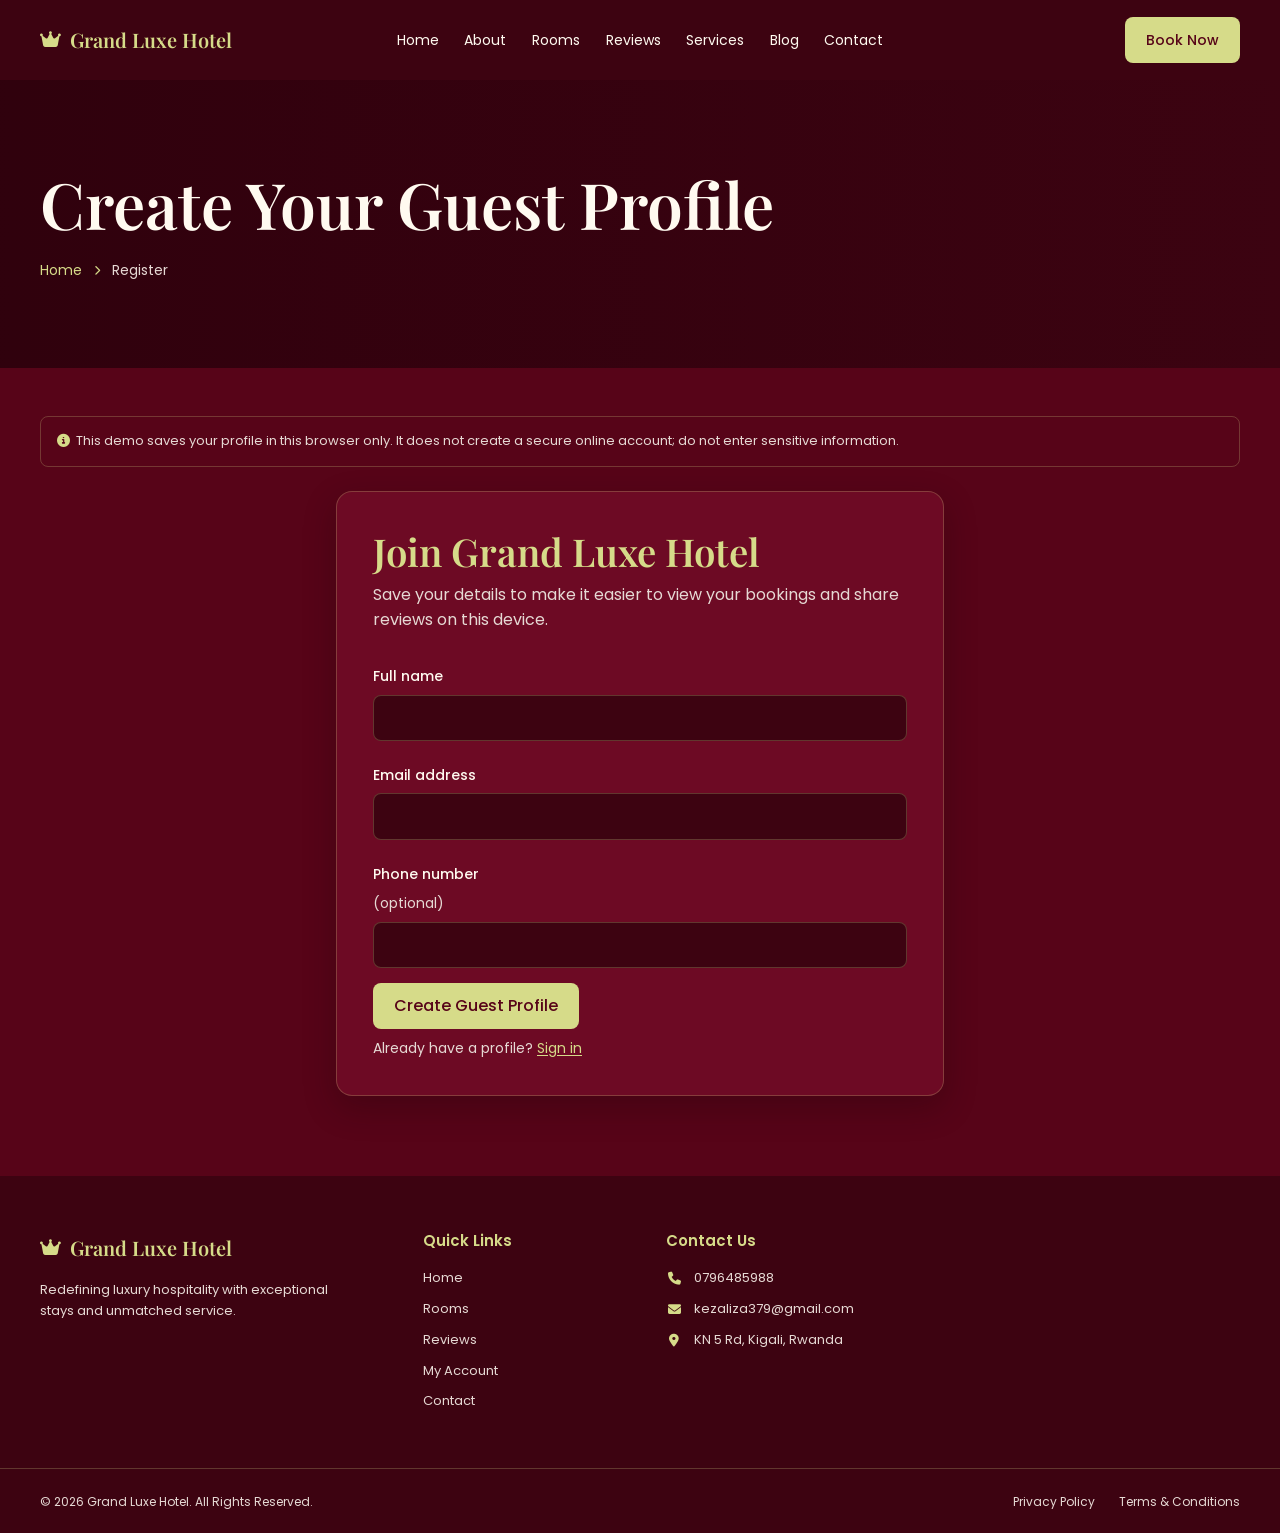
<file: register.html>
<!DOCTYPE html>
<html lang="en">
<head>
  <meta charset="UTF-8">
  <meta name="viewport" content="width=device-width, initial-scale=1.0">
  <title>Create a Guest Profile | Grand Luxe Hotel</title>
  <meta name="description" content="Create a guest profile for your Grand Luxe Hotel bookings and reviews.">
  <link rel="icon" type="image/svg+xml" href="public/favicon.svg">
  <link rel="preconnect" href="https://fonts.googleapis.com">
  <link rel="preconnect" href="https://fonts.gstatic.com" crossorigin>
  <link rel="stylesheet" href="https://cdnjs.cloudflare.com/ajax/libs/font-awesome/6.7.2/css/all.min.css">
  <link rel="stylesheet" href="css/style.css">
  <script src="js/register.js" defer></script>
  <script src="js/main.js" defer></script>
</head>
<body>
  <header class="site-header" id="site-header">
    <div class="site-header__inner container">
      <a class="site-brand" href="index.html" aria-label="Grand Luxe Hotel home"><i class="fa-solid fa-crown" aria-hidden="true"></i><span>Grand Luxe Hotel</span></a>
      <nav class="site-nav" id="site-navigation" aria-label="Main navigation">
        <a class="site-nav__link" href="index.html">Home</a>
        <a class="site-nav__link" href="about.html">About</a>
        <a class="site-nav__link" href="rooms.html">Rooms</a>
        <a class="site-nav__link" href="reviews.html">Reviews</a>
        <a class="site-nav__link" href="index.html#services">Services</a>
        <a class="site-nav__link" href="blog.html">Blog</a>
        <a class="site-nav__link" href="contact.html">Contact</a>
        <a class="btn btn-accent site-nav__mobile-book" href="booking.html">Book Now</a>
      </nav>
      <div class="site-header__actions">
        <a class="btn btn-accent site-header__book" href="booking.html">Book Now</a>
        <button class="site-menu-toggle" type="button" aria-label="Open navigation menu" aria-controls="site-navigation" aria-expanded="false"><span></span><span></span><span></span></button>
      </div>
    </div>
  </header>
  <main>
    <section class="rooms-banner" aria-labelledby="register-banner-title">
      <div class="rooms-banner__content container">
        <h1 class="rooms-banner__title" id="register-banner-title">Create Your Guest Profile</h1>
        <nav class="rooms-breadcrumb" aria-label="Breadcrumb"><a href="index.html">Home</a><i class="fa-solid fa-chevron-right" aria-hidden="true"></i><span aria-current="page">Register</span></nav>
      </div>
    </section>
    <section class="account-page container">
      <div class="account-demo-notice"><i class="fa-solid fa-circle-info" aria-hidden="true"></i>This demo saves your profile in this browser only. It does not create a secure online account; do not enter sensitive information.</div>
      <section class="register-card card" aria-labelledby="register-title">
        <h2 class="section-title" id="register-title">Join Grand Luxe Hotel</h2>
        <p>Save your details to make it easier to view your bookings and share reviews on this device.</p>
        <form class="register-form" id="register-form">
          <label for="register-name">Full name
            <input id="register-name" name="name" type="text" autocomplete="name" maxlength="80" required>
          </label>
          <label for="register-email">Email address
            <input id="register-email" name="email" type="email" autocomplete="email" maxlength="254" required>
          </label>
          <label for="register-phone">Phone number <span>(optional)</span>
            <input id="register-phone" name="phone" type="tel" autocomplete="tel" maxlength="30">
          </label>
          <p class="account-error" id="register-error" role="alert" hidden></p>
          <button class="btn btn-accent" type="submit">Create Guest Profile</button>
        </form>
        <p class="register-card__signin">Already have a profile? <a href="account.html#login">Sign in</a></p>
      </section>
    </section>
  </main>
  <footer class="site-footer">
    <div class="site-footer__main container">
      <div class="site-footer__brand-column"><a class="site-brand site-footer__brand" href="index.html"><i class="fa-solid fa-crown" aria-hidden="true"></i><span>Grand Luxe Hotel</span></a><p class="site-footer__tagline">Redefining luxury hospitality with exceptional stays and unmatched service.</p></div>
      <div class="site-footer__column"><h2 class="site-footer__heading">Quick Links</h2><ul class="site-footer__links"><li><a href="index.html">Home</a></li><li><a href="rooms.html">Rooms</a></li><li><a href="reviews.html">Reviews</a></li><li><a href="account.html">My Account</a></li><li><a href="contact.html">Contact</a></li></ul></div>
      <div class="site-footer__column"><h2 class="site-footer__heading">Contact Us</h2><ul class="site-footer__contact"><li><i class="fa-solid fa-phone" aria-hidden="true"></i><a href="tel:0796485988">0796485988</a></li><li><i class="fa-solid fa-envelope" aria-hidden="true"></i><a href="mailto:kezaliza379@gmail.com">kezaliza379@gmail.com</a></li><li><i class="fa-solid fa-location-dot" aria-hidden="true"></i><span>KN 5 Rd, Kigali, Rwanda</span></li></ul></div>
    </div>
    <div class="site-footer__bottom"><div class="site-footer__bottom-inner container"><p>&copy; 2026 Grand Luxe Hotel. All Rights Reserved.</p><nav class="site-footer__legal" aria-label="Legal"><a href="policies.html#privacy-policy">Privacy Policy</a><a href="policies.html#terms-and-conditions">Terms &amp; Conditions</a></nav></div></div>
  </footer>
  <button class="back-to-top" type="button" aria-label="Back to top"><i class="fa-solid fa-arrow-up" aria-hidden="true"></i></button>
</body>
</html>
</file>
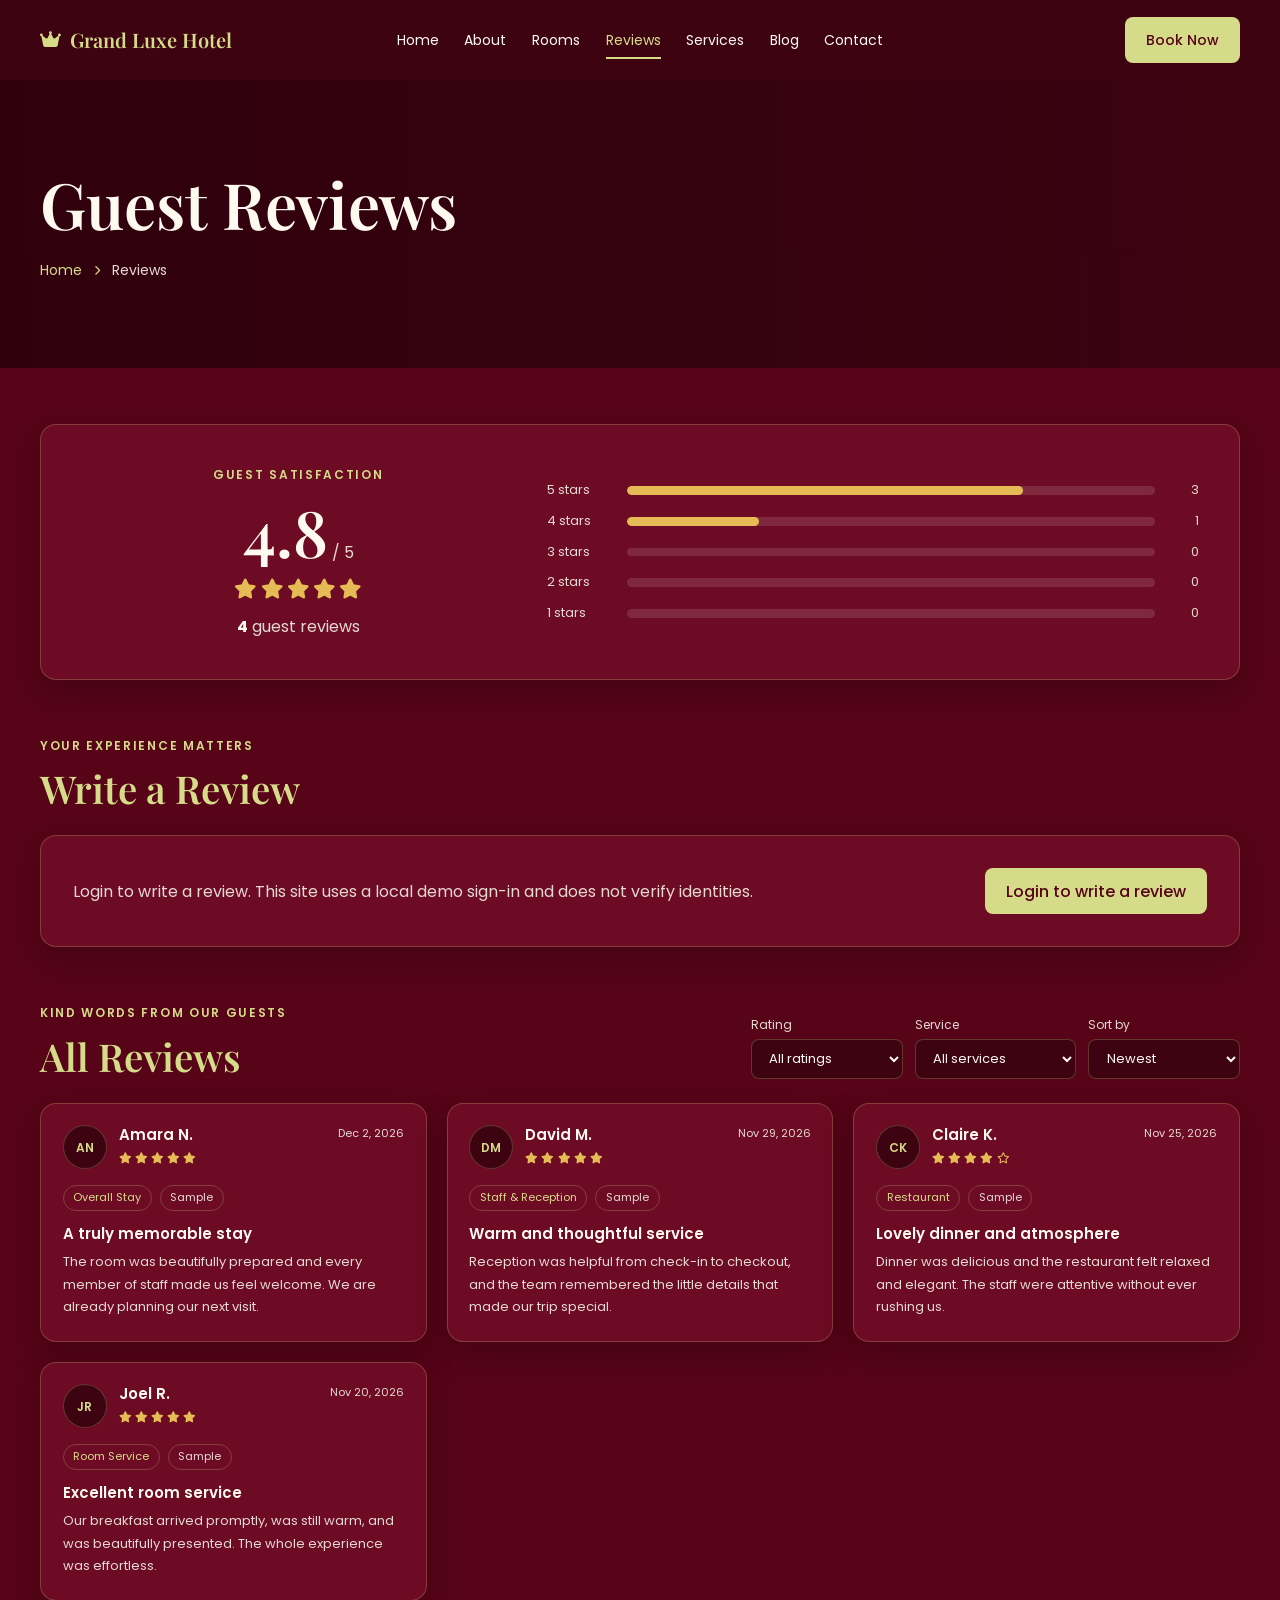
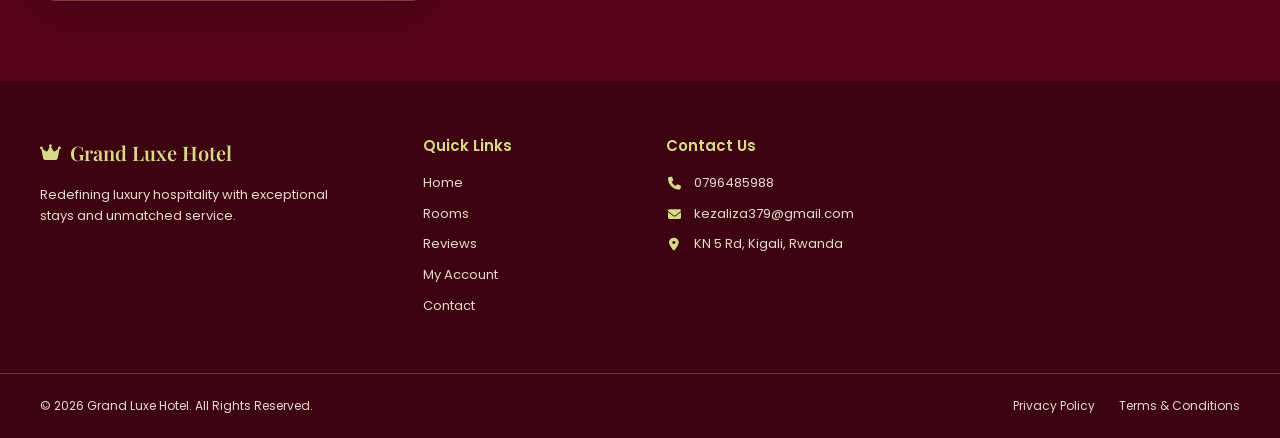
<file: reviews.html>
<!DOCTYPE html>
<html lang="en">
<head>
  <meta charset="UTF-8">
  <meta name="viewport" content="width=device-width, initial-scale=1.0">
  <title>Guest Reviews | Grand Luxe Hotel</title>
  <meta name="description" content="Read guest reviews and share your experience at Grand Luxe Hotel in Kigali.">
  <link rel="icon" type="image/svg+xml" href="public/favicon.svg">
  <link rel="preconnect" href="https://fonts.googleapis.com">
  <link rel="preconnect" href="https://fonts.gstatic.com" crossorigin>
  <link rel="stylesheet" href="https://cdnjs.cloudflare.com/ajax/libs/font-awesome/6.7.2/css/all.min.css">
  <link rel="stylesheet" href="css/style.css">
  <script src="js/reviews.js" defer></script>
  <script src="js/main.js" defer></script>
</head>
<body>
  <header class="site-header" id="site-header">
    <div class="site-header__inner container">
      <a class="site-brand" href="index.html" aria-label="Grand Luxe Hotel home"><i class="fa-solid fa-crown" aria-hidden="true"></i><span>Grand Luxe Hotel</span></a>
      <nav class="site-nav" id="site-navigation" aria-label="Main navigation">
        <a class="site-nav__link" href="index.html">Home</a>
        <a class="site-nav__link" href="about.html">About</a>
        <a class="site-nav__link" href="rooms.html">Rooms</a>
        <a class="site-nav__link is-active" href="reviews.html" aria-current="page">Reviews</a>
        <a class="site-nav__link" href="index.html#services">Services</a>
        <a class="site-nav__link" href="blog.html">Blog</a>
        <a class="site-nav__link" href="contact.html">Contact</a>
        <a class="btn btn-accent site-nav__mobile-book" href="booking.html">Book Now</a>
      </nav>
      <div class="site-header__actions">
        <a class="btn btn-accent site-header__book" href="booking.html">Book Now</a>
        <button class="site-menu-toggle" type="button" aria-label="Open navigation menu" aria-controls="site-navigation" aria-expanded="false"><span></span><span></span><span></span></button>
      </div>
    </div>
  </header>

  <main>
    <section class="rooms-banner" aria-labelledby="reviews-banner-title">
      <div class="rooms-banner__content container">
        <h1 class="rooms-banner__title" id="reviews-banner-title">Guest Reviews</h1>
        <nav class="rooms-breadcrumb" aria-label="Breadcrumb">
          <a href="index.html">Home</a><i class="fa-solid fa-chevron-right" aria-hidden="true"></i><span aria-current="page">Reviews</span>
        </nav>
      </div>
    </section>

    <section class="reviews-page container" aria-label="Guest reviews">
      <p class="reviews-error" data-review-error role="alert" hidden></p>
      <section class="reviews-summary card" aria-labelledby="reviews-summary-title">
        <div class="reviews-summary__score">
          <p class="page-eyebrow">Guest Satisfaction</p>
          <h2 class="section-title" id="reviews-summary-title"><span id="reviews-average">0.0</span><span class="reviews-summary__out-of"> / 5</span></h2>
          <p class="reviews-stars" id="reviews-average-stars" aria-label="Average guest rating"></p>
          <p class="reviews-summary__total"><strong id="reviews-total">0</strong> guest reviews</p>
        </div>
        <div class="reviews-summary__chart" id="reviews-rating-chart" aria-label="Review rating breakdown"></div>
      </section>

      <section class="reviews-write" id="write-review" aria-labelledby="write-review-title">
        <div class="reviews-section-heading">
          <div>
            <p class="page-eyebrow">Your Experience Matters</p>
            <h2 class="section-title" id="write-review-title">Write a Review</h2>
          </div>
        </div>
        <div class="reviews-login card" id="reviews-login">
          <p>Login to write a review. This site uses a local demo sign-in and does not verify identities.</p>
          <a class="btn btn-accent" href="account.html#login">Login to write a review</a>
        </div>
        <form class="reviews-form card" id="review-form" novalidate hidden>
          <p class="reviews-form__signed-in">Writing as <strong id="reviewer-name"></strong> · <a href="account.html">Manage account</a></p>
          <input name="reviewId" type="hidden">
          <div class="reviews-form__field">
            <span class="reviews-form__label" id="review-rating-label">Star rating <span aria-hidden="true">*</span></span>
            <div class="reviews-rating-input" id="review-rating-input" role="group" aria-labelledby="review-rating-label"></div>
            <p class="reviews-form__error" id="review-rating-error" hidden></p>
          </div>
          <label class="reviews-form__field">
            <span class="reviews-form__label">What service is this about? <span aria-hidden="true">*</span></span>
            <select name="service" required>
              <option value="">Choose a service</option>
              <option>Room</option>
              <option>Spa &amp; Wellness</option>
              <option>Restaurant</option>
              <option>Airport Pickup</option>
              <option>Room Service</option>
              <option>Swimming Pool</option>
              <option>Staff &amp; Reception</option>
              <option>Overall Stay</option>
            </select>
            <span class="reviews-form__error" data-error-for="service" hidden></span>
          </label>
          <label class="reviews-form__field">
            <span class="reviews-form__label">Title <span aria-hidden="true">*</span></span>
            <input name="title" type="text" maxlength="80" required>
            <span class="reviews-form__error" data-error-for="title" hidden></span>
          </label>
          <label class="reviews-form__field">
            <span class="reviews-form__label">Comment <span aria-hidden="true">*</span></span>
            <textarea name="comment" rows="5" minlength="10" maxlength="500" required aria-describedby="review-comment-counter"></textarea>
            <span class="reviews-form__meta"><span class="reviews-form__error" data-error-for="comment" hidden></span><span id="review-comment-counter" aria-live="polite">0 / 500 characters</span></span>
          </label>
          <p class="reviews-form__error" id="review-form-error" role="alert" hidden></p>
          <div class="reviews-form__actions">
            <button class="btn btn-accent" id="review-submit" type="submit">Submit Review</button>
            <button class="btn btn-outline" id="review-cancel-edit" type="button" hidden>Cancel Edit</button>
          </div>
        </form>
      </section>

      <section class="reviews-list-section" aria-labelledby="all-reviews-title">
        <div class="reviews-section-heading">
          <div>
            <p class="page-eyebrow">Kind Words From Our Guests</p>
            <h2 class="section-title" id="all-reviews-title">All Reviews</h2>
          </div>
          <div class="reviews-filters" aria-label="Filter and sort reviews">
            <label>Rating
              <select id="review-filter-rating">
                <option value="all">All ratings</option>
                <option value="5">5 stars</option>
                <option value="4">4 stars</option>
                <option value="3">3 stars</option>
                <option value="2">2 stars</option>
                <option value="1">1 star</option>
              </select>
            </label>
            <label>Service
              <select id="review-filter-service">
                <option value="all">All services</option>
                <option>Room</option>
                <option>Spa &amp; Wellness</option>
                <option>Restaurant</option>
                <option>Airport Pickup</option>
                <option>Room Service</option>
                <option>Swimming Pool</option>
                <option>Staff &amp; Reception</option>
                <option>Overall Stay</option>
              </select>
            </label>
            <label>Sort by
              <select id="review-sort">
                <option value="newest">Newest</option>
                <option value="highest">Highest rating</option>
                <option value="lowest">Lowest rating</option>
              </select>
            </label>
          </div>
        </div>
        <div class="reviews-list" id="reviews-list" aria-live="polite"></div>
        <p class="reviews-empty card" id="reviews-empty" hidden>No reviews yet. Be the first!</p>
        <p class="reviews-empty card" id="reviews-no-match" hidden>No reviews match those filters.</p>
      </section>
    </section>
  </main>

  <footer class="site-footer">
    <div class="site-footer__main container">
      <div class="site-footer__brand-column">
        <a class="site-brand site-footer__brand" href="index.html"><i class="fa-solid fa-crown" aria-hidden="true"></i><span>Grand Luxe Hotel</span></a>
        <p class="site-footer__tagline">Redefining luxury hospitality with exceptional stays and unmatched service.</p>
      </div>
      <div class="site-footer__column">
        <h2 class="site-footer__heading">Quick Links</h2>
        <ul class="site-footer__links"><li><a href="index.html">Home</a></li><li><a href="rooms.html">Rooms</a></li><li><a href="reviews.html" aria-current="page">Reviews</a></li><li><a href="account.html">My Account</a></li><li><a href="contact.html">Contact</a></li></ul>
      </div>
      <div class="site-footer__column">
        <h2 class="site-footer__heading">Contact Us</h2>
        <ul class="site-footer__contact"><li><i class="fa-solid fa-phone" aria-hidden="true"></i><a href="tel:0796485988">0796485988</a></li><li><i class="fa-solid fa-envelope" aria-hidden="true"></i><a href="mailto:kezaliza379@gmail.com">kezaliza379@gmail.com</a></li><li><i class="fa-solid fa-location-dot" aria-hidden="true"></i><span>KN 5 Rd, Kigali, Rwanda</span></li></ul>
      </div>
    </div>
    <div class="site-footer__bottom"><div class="site-footer__bottom-inner container"><p>&copy; 2026 Grand Luxe Hotel. All Rights Reserved.</p><nav class="site-footer__legal" aria-label="Legal"><a href="policies.html#privacy-policy">Privacy Policy</a><a href="policies.html#terms-and-conditions">Terms &amp; Conditions</a></nav></div></div>
  </footer>
  <div class="reviews-toast" id="reviews-toast" role="status" aria-live="polite"></div>
  <button class="back-to-top" type="button" aria-label="Back to top"><i class="fa-solid fa-arrow-up" aria-hidden="true"></i></button>
</body>
</html>
</file>
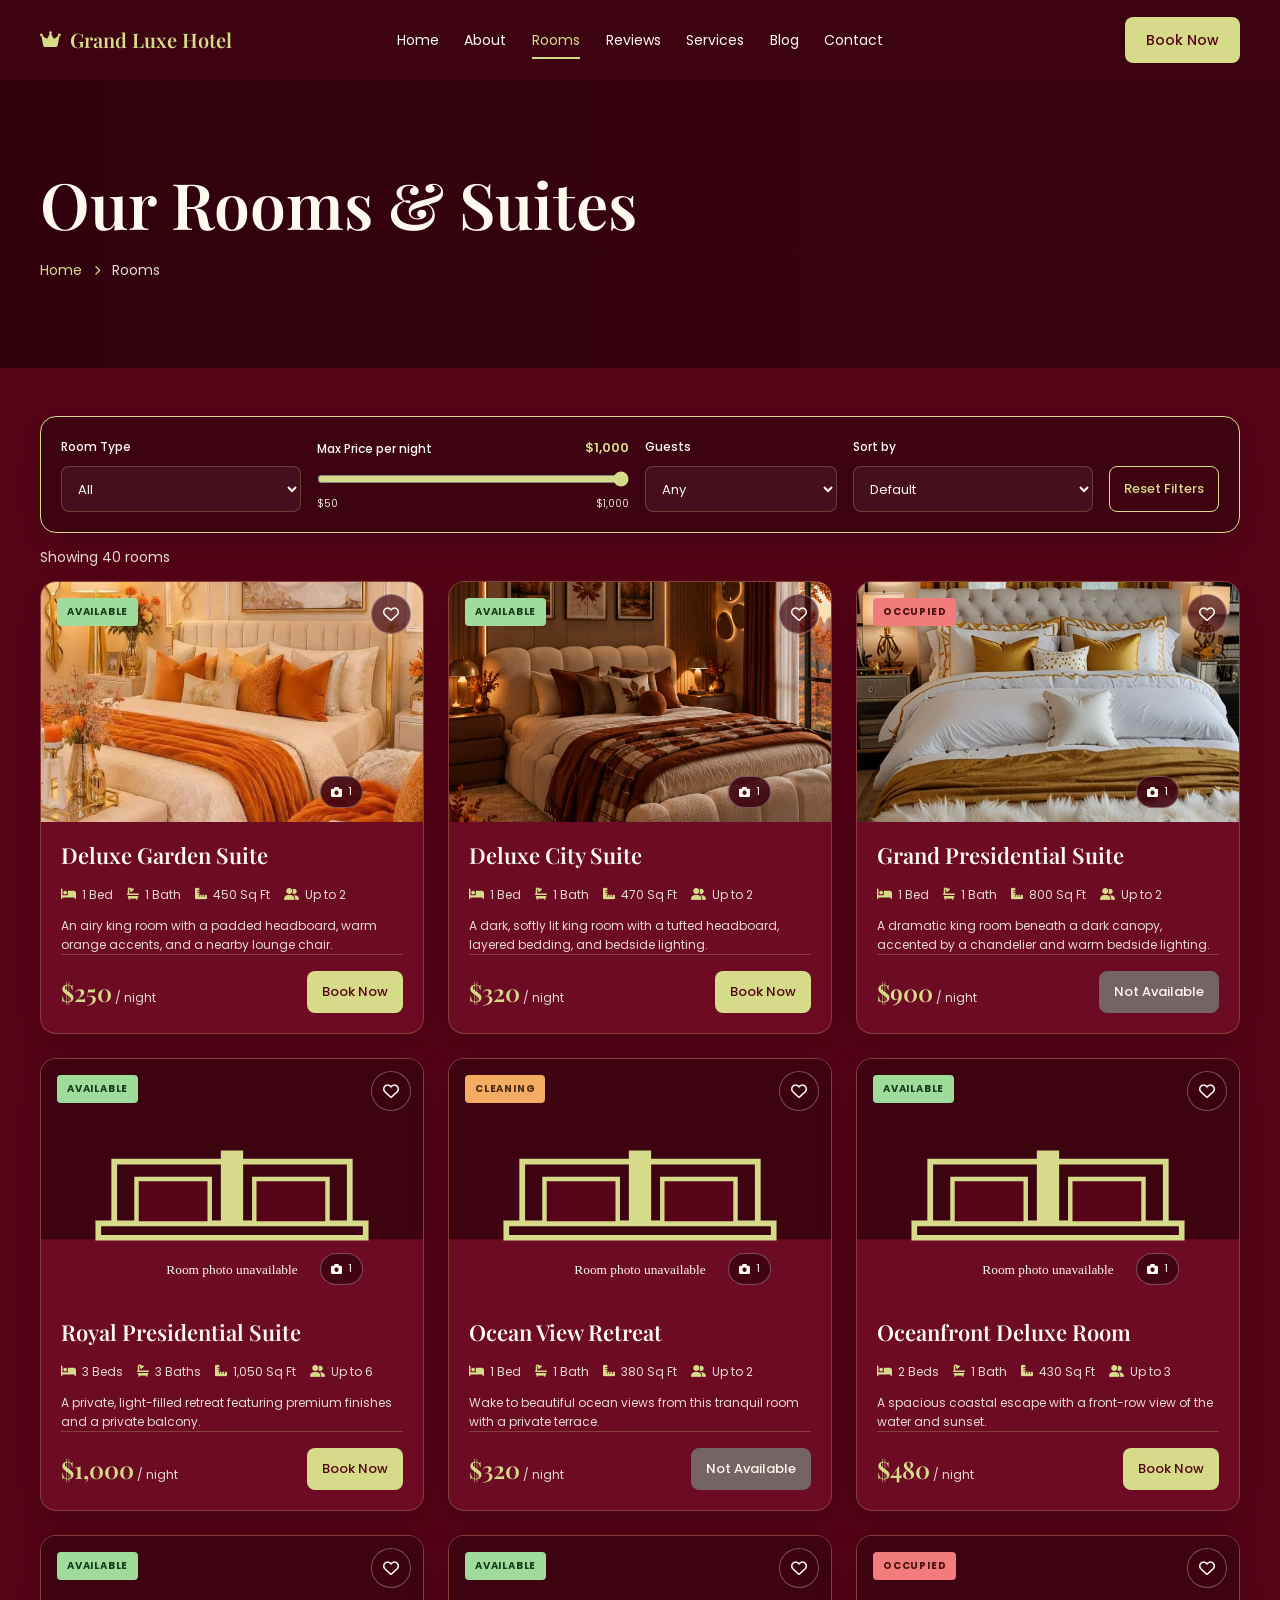
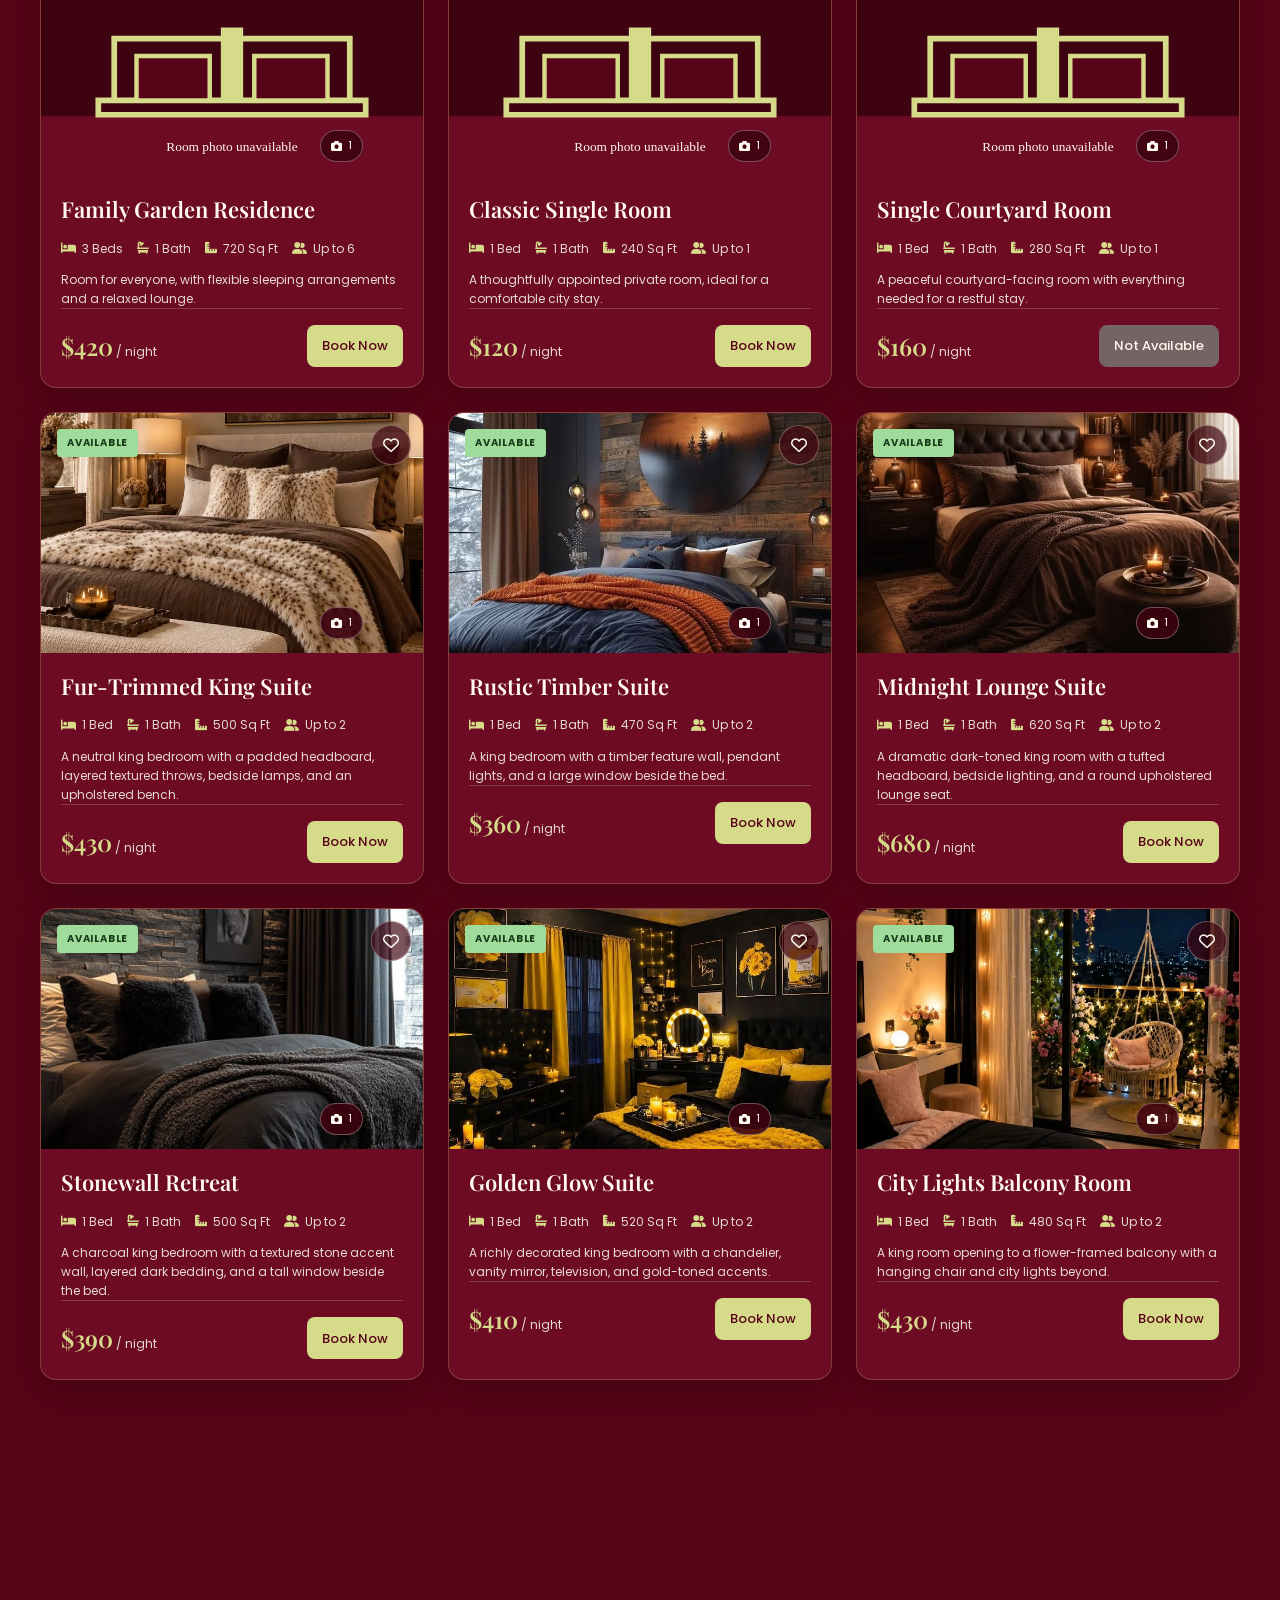
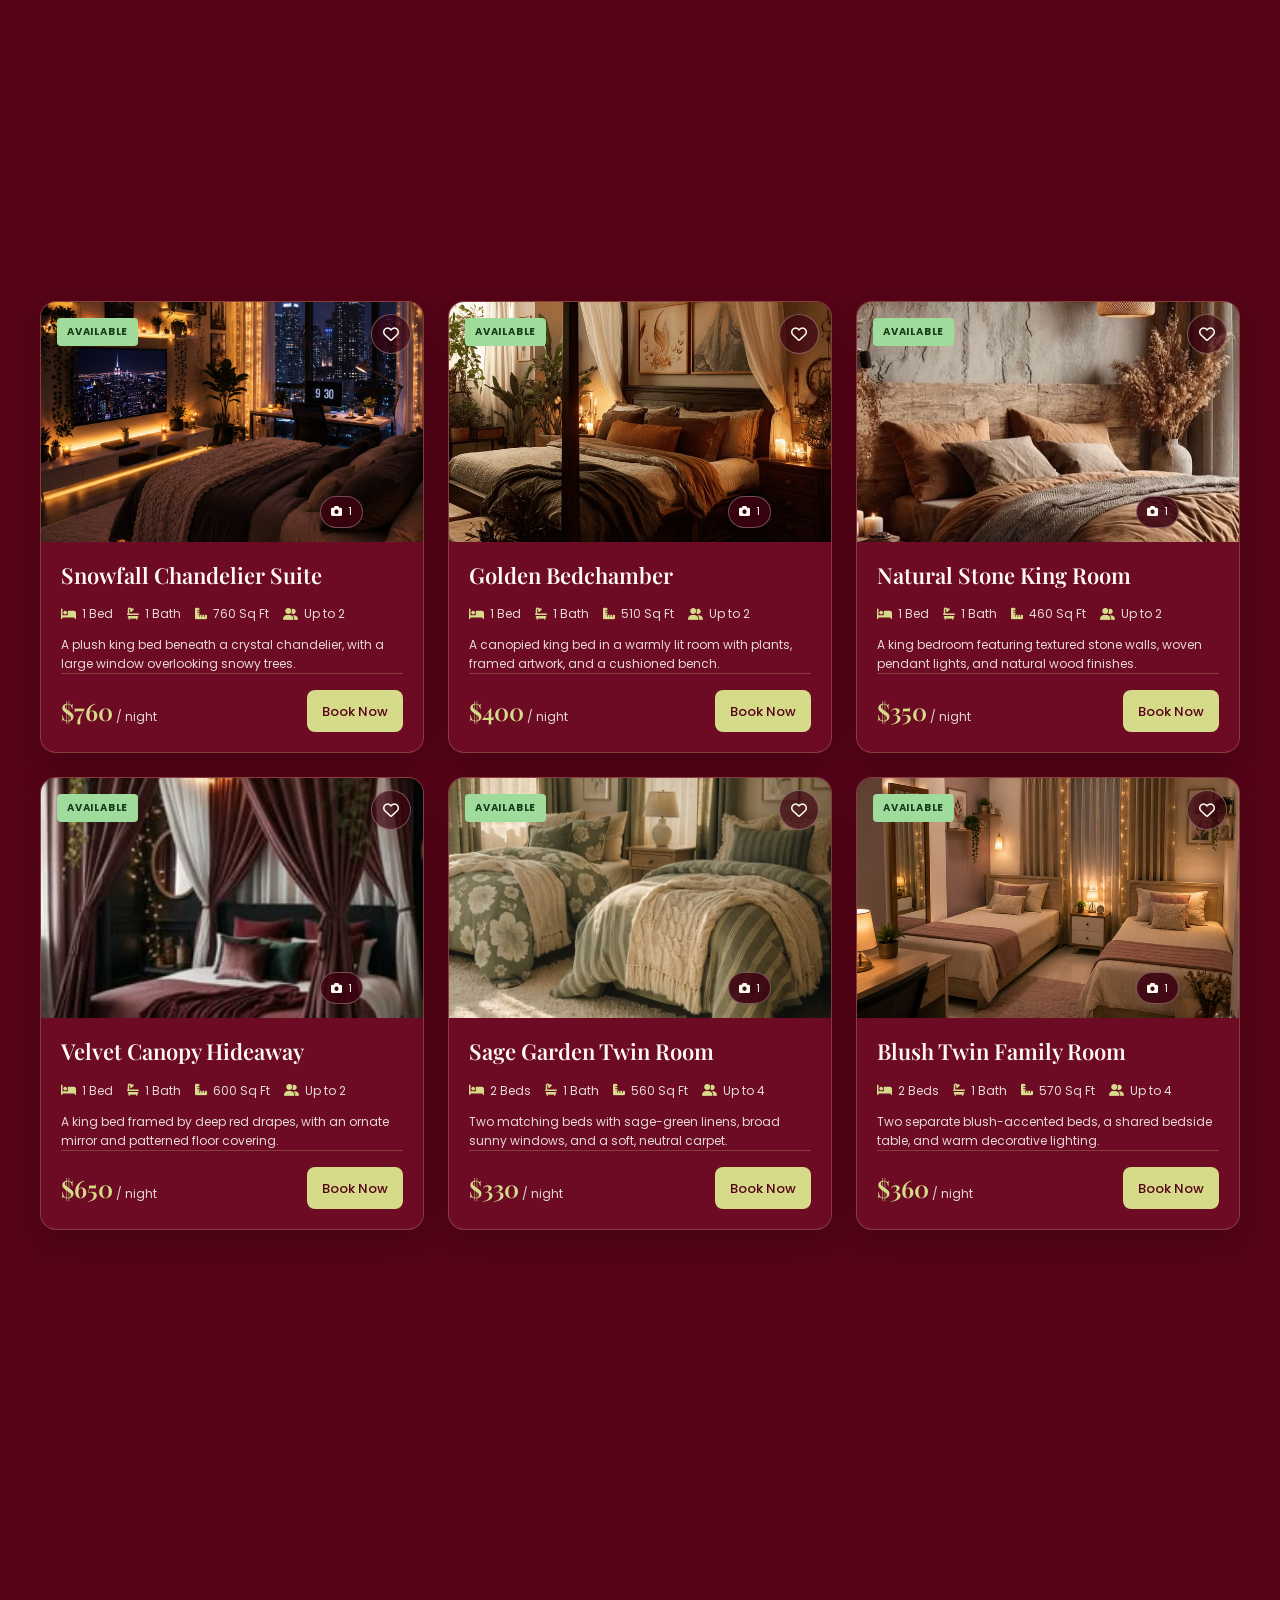
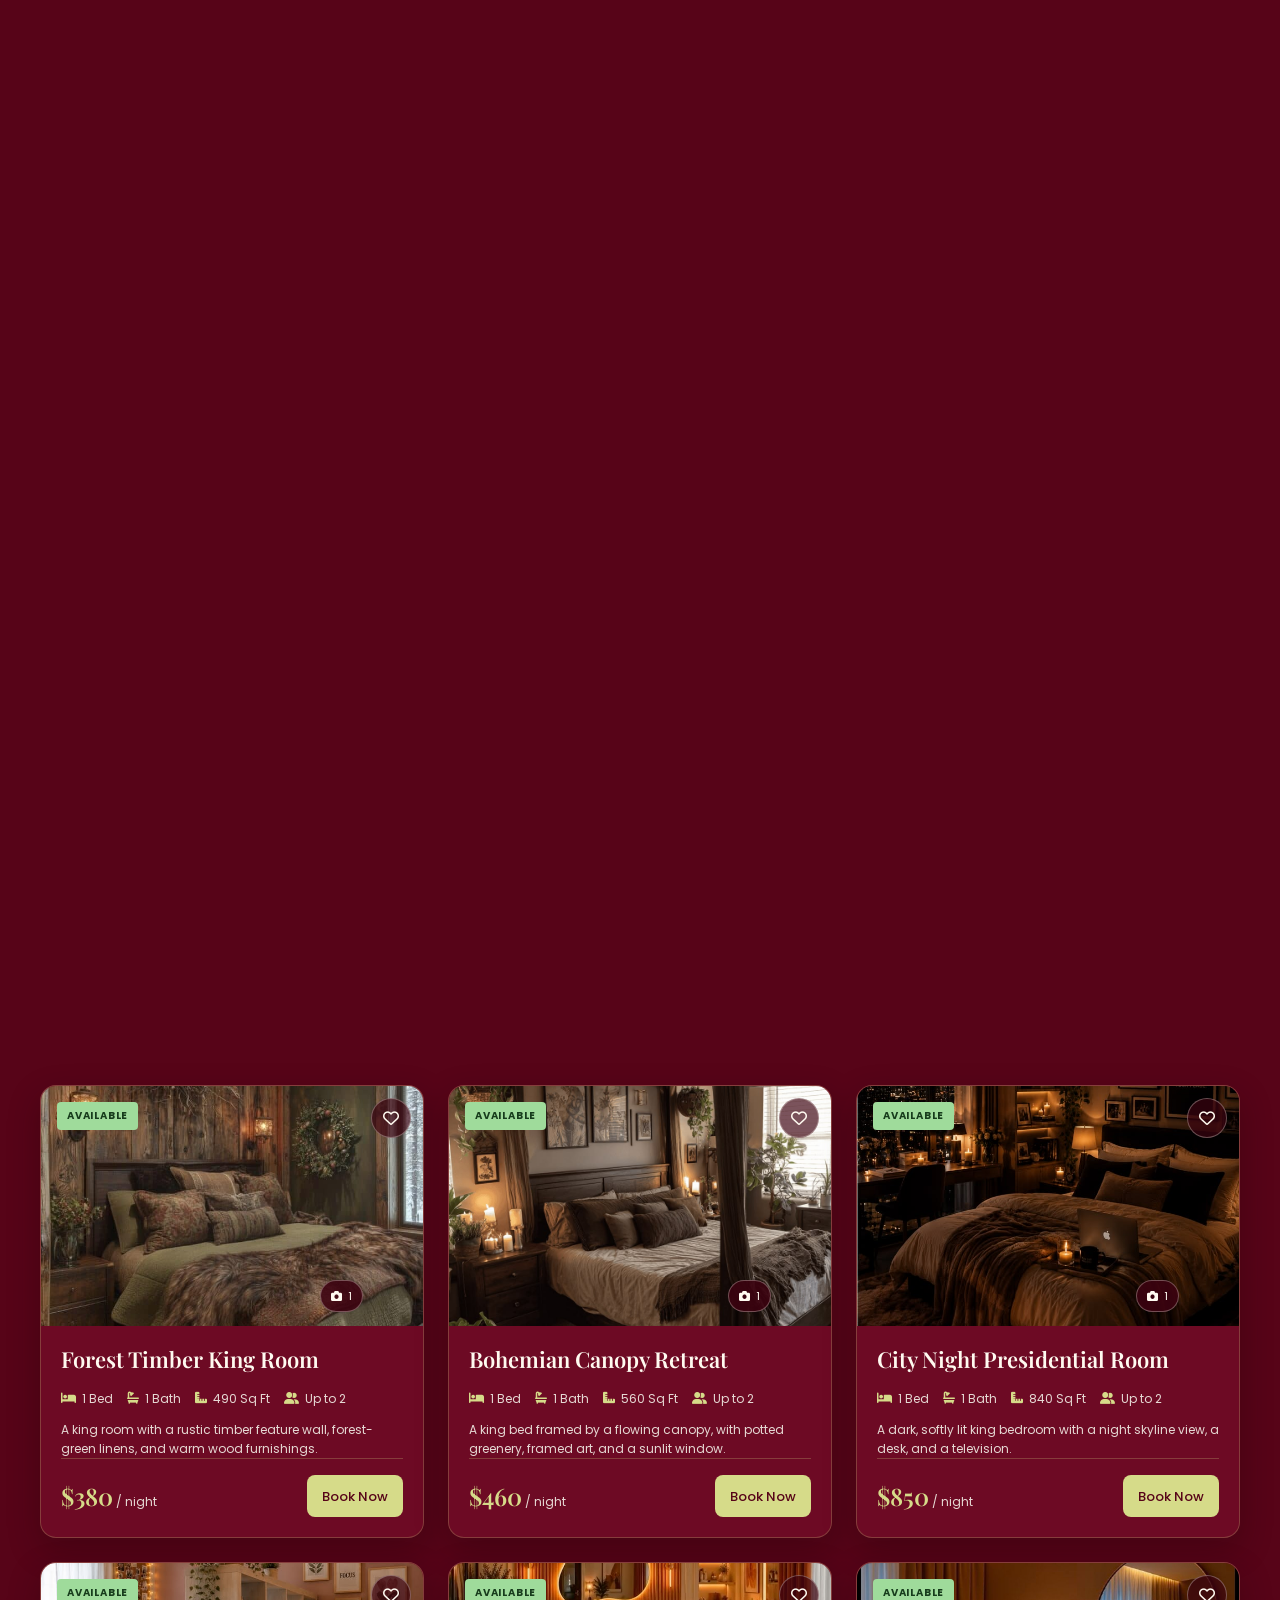
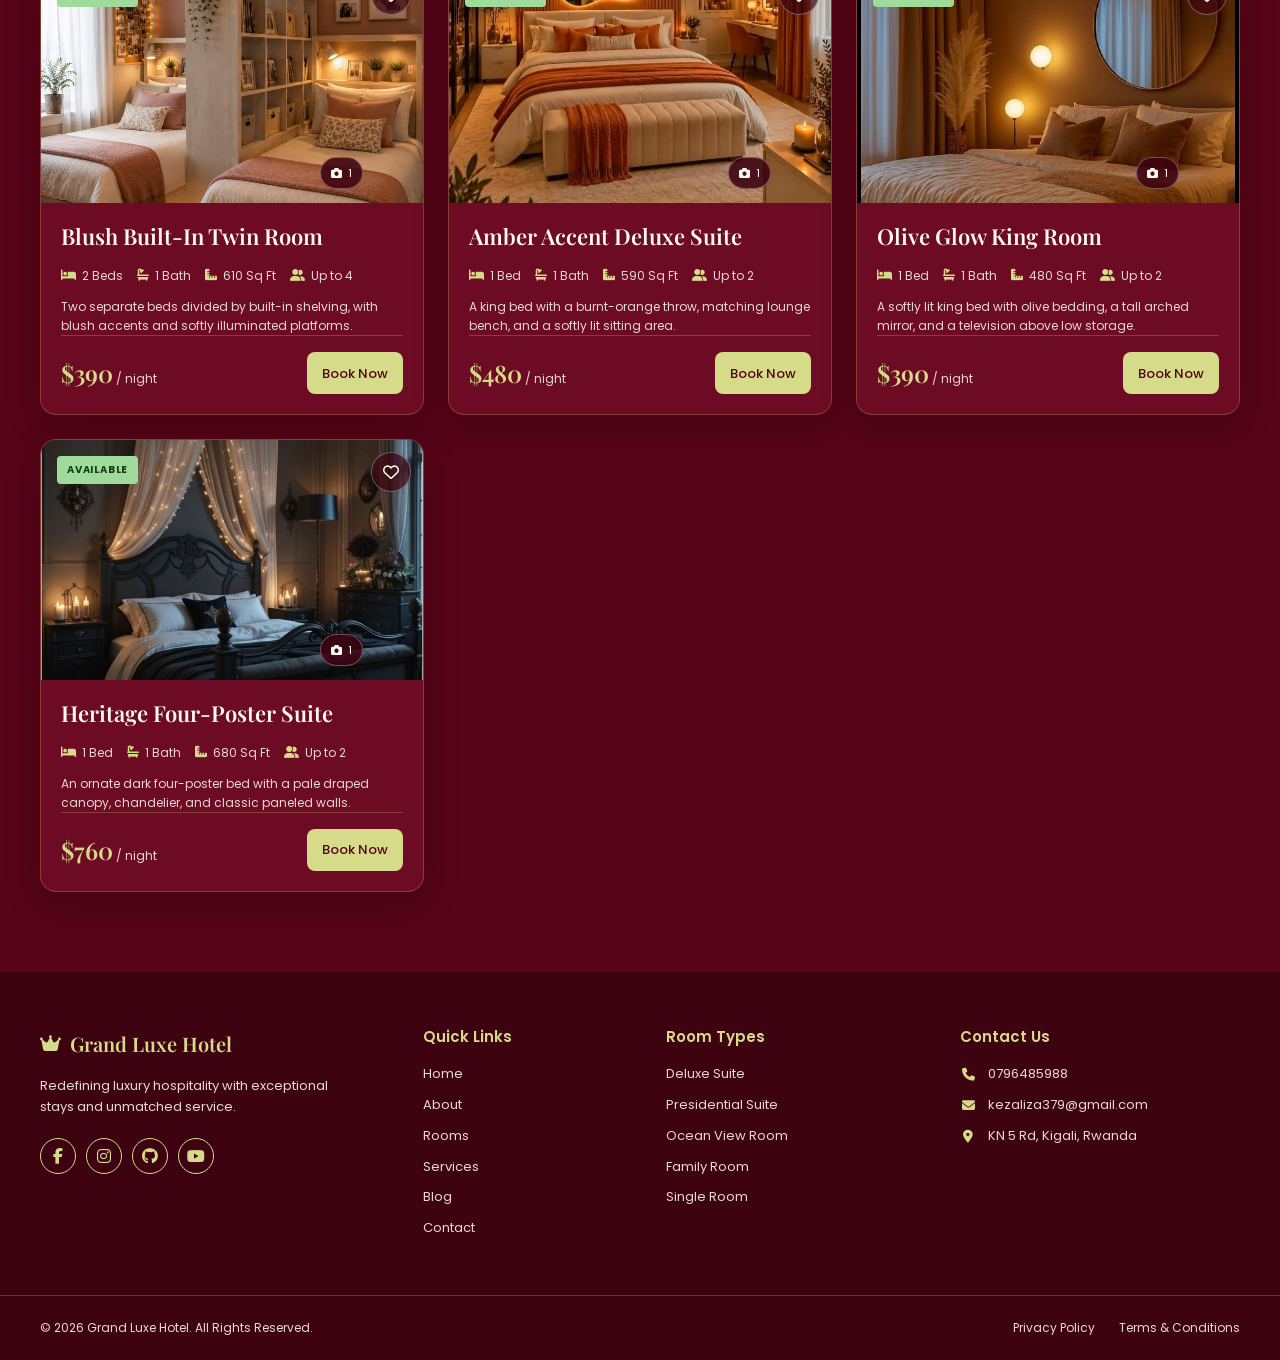
<file: rooms.html>
<!DOCTYPE html>
<html lang="en">
<head>
  <meta charset="UTF-8">
  <meta name="viewport" content="width=device-width, initial-scale=1.0">
  <title>Our Rooms &amp; Suites | Grand Luxe Hotel</title>
  <meta name="description" content="Explore the rooms and suites at Grand Luxe Hotel, compare amenities, and find a stay that suits your visit to Kigali.">
  <link rel="icon" type="image/svg+xml" href="public/favicon.svg">
  <link rel="preconnect" href="https://fonts.googleapis.com">
  <link rel="preconnect" href="https://fonts.gstatic.com" crossorigin>
  <link rel="stylesheet" href="https://cdnjs.cloudflare.com/ajax/libs/font-awesome/6.7.2/css/all.min.css">
  <link rel="stylesheet" href="css/style.css">
  <script src="js/main.js" defer></script>
  <script src="js/rooms.js" defer></script>
</head>
<body>
  <header class="site-header" id="site-header">
    <div class="site-header__inner container">
      <a class="site-brand" href="index.html" aria-label="Grand Luxe Hotel home">
        <i class="fa-solid fa-crown" aria-hidden="true"></i>
        <span>Grand Luxe Hotel</span>
      </a>

      <nav class="site-nav" id="site-navigation" aria-label="Main navigation">
        <a class="site-nav__link" href="index.html">Home</a>
        <a class="site-nav__link" href="about.html">About</a>
        <a class="site-nav__link is-active" href="rooms.html" aria-current="page">Rooms</a>
        <a class="site-nav__link" href="reviews.html">Reviews</a>
        <a class="site-nav__link" href="index.html#services">Services</a>
        <a class="site-nav__link" href="blog.html">Blog</a>
        <a class="site-nav__link" href="contact.html">Contact</a>
        <a class="btn btn-accent site-nav__mobile-book" href="booking.html">Book Now</a>
      </nav>

      <div class="site-header__actions">
        <a class="btn btn-accent site-header__book" href="booking.html">Book Now</a>
        <button
          class="site-menu-toggle"
          type="button"
          aria-label="Open navigation menu"
          aria-controls="site-navigation"
          aria-expanded="false">
          <span></span>
          <span></span>
          <span></span>
        </button>
      </div>
    </div>
  </header>

  <main>
    <section class="rooms-banner" aria-labelledby="rooms-banner-title">
      <div class="rooms-banner__content container">
        <h1 class="rooms-banner__title" id="rooms-banner-title">Our Rooms &amp; Suites</h1>
        <nav class="rooms-breadcrumb" aria-label="Breadcrumb">
          <a href="index.html">Home</a>
          <i class="fa-solid fa-chevron-right" aria-hidden="true"></i>
          <span aria-current="page">Rooms</span>
        </nav>
      </div>
    </section>

    <section class="rooms-page container" aria-label="Browse hotel rooms">
      <form class="room-filters card" id="room-filters">
        <div class="room-filter">
          <label class="room-filter__label" for="filter-room-type">Room Type</label>
          <select class="room-filter__control" id="filter-room-type" name="type">
            <option value="all">All</option>
            <option value="Single Room">Single Room</option>
            <option value="Deluxe Suite">Deluxe Suite</option>
            <option value="Presidential Suite">Presidential Suite</option>
            <option value="Ocean View Room">Ocean View Room</option>
            <option value="Family Room">Family Room</option>
          </select>
        </div>

        <div class="room-filter room-filter--range">
          <label class="room-filter__label" for="filter-max-price">
            Max Price per night
            <output class="room-filter__price" id="filter-max-price-value" for="filter-max-price">$1,000</output>
          </label>
          <input
            class="room-filter__range"
            id="filter-max-price"
            name="maxPrice"
            type="range"
            min="50"
            max="1000"
            step="10"
            value="1000">
          <div class="room-filter__range-labels" aria-hidden="true">
            <span>$50</span>
            <span>$1,000</span>
          </div>
        </div>

        <div class="room-filter">
          <label class="room-filter__label" for="filter-guests">Guests</label>
          <select class="room-filter__control" id="filter-guests" name="guests">
            <option value="any">Any</option>
            <option value="1">1 Guest</option>
            <option value="2">2 Guests</option>
            <option value="3">3 Guests</option>
            <option value="4">4 Guests</option>
            <option value="5">5 Guests</option>
            <option value="6">6 Guests</option>
          </select>
        </div>

        <div class="room-filter">
          <label class="room-filter__label" for="filter-sort">Sort by</label>
          <select class="room-filter__control" id="filter-sort" name="sort">
            <option value="default">Default</option>
            <option value="price-low">Price: Low to High</option>
            <option value="price-high">Price: High to Low</option>
          </select>
        </div>

        <button class="btn btn-outline room-filters__reset" id="reset-room-filters" type="reset">
          Reset Filters
        </button>
      </form>

      <div class="rooms-results">
        <p class="rooms-results__count" id="rooms-results-count" role="status" aria-live="polite">Showing 0 rooms</p>
        <p class="rooms-results__error" id="rooms-results-error" role="alert" hidden></p>
      </div>

      <div class="rooms-grid" id="rooms-grid" aria-live="polite"></div>

      <div class="rooms-empty card" id="rooms-empty" hidden>
        <i class="fa-solid fa-bed" aria-hidden="true"></i>
        <h2>No rooms found</h2>
        <p>Try adjusting your filters to find the perfect stay.</p>
        <button class="btn btn-accent" id="reset-empty-filters" type="button">Reset Filters</button>
      </div>
    </section>
  </main>

  <footer class="site-footer" id="contact">
    <div class="site-footer__main container">
      <div class="site-footer__brand-column">
        <a class="site-brand site-footer__brand" href="index.html" aria-label="Grand Luxe Hotel home">
          <i class="fa-solid fa-crown" aria-hidden="true"></i>
          <span>Grand Luxe Hotel</span>
        </a>
        <p class="site-footer__tagline">
          Redefining luxury hospitality with exceptional stays and unmatched service.
        </p>
        <div class="site-footer__socials" aria-label="Social media">
          <a href="https://web.facebook.com/keza.liza.71" aria-label="Facebook"><i class="fa-brands fa-facebook-f" aria-hidden="true"></i></a>
          <a href="https://www.instagram.com/k.e.z.a_l.i.z.a/" aria-label="Instagram"><i class="fa-brands fa-instagram" aria-hidden="true"></i></a>
          <a href="https://github.com/kezaliza/hotel-management" aria-label="GitHub"><i class="fa-brands fa-github" aria-hidden="true"></i></a>
          <a href="https://www.youtube.com/" aria-label="YouTube"><i class="fa-brands fa-youtube" aria-hidden="true"></i></a>
        </div>
      </div>

      <div class="site-footer__column">
        <h2 class="site-footer__heading">Quick Links</h2>
        <ul class="site-footer__links">
          <li><a href="index.html">Home</a></li>
          <li><a href="about.html">About</a></li>
          <li><a href="rooms.html" aria-current="page">Rooms</a></li>
          <li><a href="index.html#services">Services</a></li>
          <li><a href="blog.html">Blog</a></li>
          <li><a href="contact.html">Contact</a></li>
        </ul>
      </div>

      <div class="site-footer__column">
        <h2 class="site-footer__heading">Room Types</h2>
        <ul class="site-footer__links">
          <li><a href="rooms.html">Deluxe Suite</a></li>
          <li><a href="rooms.html">Presidential Suite</a></li>
          <li><a href="rooms.html">Ocean View Room</a></li>
          <li><a href="rooms.html">Family Room</a></li>
          <li><a href="rooms.html">Single Room</a></li>
        </ul>
      </div>

      <div class="site-footer__column">
        <h2 class="site-footer__heading">Contact Us</h2>
        <ul class="site-footer__contact">
          <li>
            <i class="fa-solid fa-phone" aria-hidden="true"></i>
            <a href="tel:0796485988">0796485988</a>
          </li>
          <li>
            <i class="fa-solid fa-envelope" aria-hidden="true"></i>
            <a href="mailto:kezaliza379@gmail.com">kezaliza379@gmail.com</a>
          </li>
          <li>
            <i class="fa-solid fa-location-dot" aria-hidden="true"></i>
            <span>KN 5 Rd, Kigali, Rwanda</span>
          </li>
        </ul>
      </div>
    </div>

    <div class="site-footer__bottom">
      <div class="site-footer__bottom-inner container">
        <p>&copy; 2026 Grand Luxe Hotel. All Rights Reserved.</p>
        <nav class="site-footer__legal" aria-label="Legal">
          <a href="policies.html#privacy-policy">Privacy Policy</a>
          <a href="policies.html#terms-and-conditions">Terms &amp; Conditions</a>
        </nav>
      </div>
    </div>
  </footer>

  <button class="back-to-top" type="button" aria-label="Back to top">
    <i class="fa-solid fa-arrow-up" aria-hidden="true"></i>
  </button>
</body>
</html>
</file>
<file: css/style.css>
@import url('https://fonts.googleapis.com/css2?family=Playfair+Display:wght@400;500;600;700&family=Poppins:wght@300;400;500;600;700&display=swap');

:root {
  color-scheme: dark;

  --color-primary: #570418;
  --color-primary-dark: #3d0311;
  --color-primary-light: #6d0a24;
  --color-accent: #d6db89;
  --color-accent-light: #e4e8ad;
  --color-accent-dark: #bcc16d;
  --color-text: #fffaf0;
  --color-text-muted: #e6d9d4;
  --color-border: rgb(214 219 137 / 24%);
  --color-shadow: rgb(25 0 7 / 28%);

  --font-heading: 'Playfair Display', Georgia, serif;
  --font-body: 'Poppins', Arial, sans-serif;

  --container-width: 1200px;
  --container-gutter: 1.5rem;
  --radius-card: 1rem;
  --radius-control: 0.5rem;
  --shadow-card: 0 0.75rem 2rem var(--color-shadow);
}

*,
*::before,
*::after {
  box-sizing: border-box;
}

html {
  scroll-behavior: smooth;
}

body {
  min-width: 320px;
  margin: 0;
  background-color: var(--color-primary);
  color: var(--color-text);
  font-family: var(--font-body);
  font-size: 1rem;
  line-height: 1.6;
}

img,
svg,
video {
  display: block;
  max-width: 100%;
}

button,
input,
select,
textarea {
  font: inherit;
}

button,
a {
  -webkit-tap-highlight-color: transparent;
}

a {
  color: inherit;
  text-decoration: none;
}

h1,
h2,
h3,
h4,
h5,
h6 {
  margin: 0;
  color: var(--color-accent);
  font-family: var(--font-heading);
  font-weight: 600;
  line-height: 1.2;
}

p {
  margin: 0;
  color: var(--color-text-muted);
}

.container {
  width: min(100% - (var(--container-gutter) * 2), var(--container-width));
  margin-inline: auto;
}

.policies-page {
  display: grid;
  gap: 1.5rem;
  padding-block: 4rem;
}

.policies-page .card {
  padding: clamp(1.5rem, 4vw, 2.5rem);
}

.policies-page h2 {
  margin-bottom: 1rem;
}

.policies-page p + p {
  margin-top: 1rem;
}

.btn {
  display: inline-flex;
  min-height: 2.875rem;
  align-items: center;
  justify-content: center;
  gap: 0.5rem;
  padding: 0.75rem 1.25rem;
  border: 1px solid transparent;
  border-radius: var(--radius-control);
  cursor: pointer;
  font-weight: 500;
  line-height: 1.2;
  text-align: center;
  transition: background-color 180ms ease, border-color 180ms ease, color 180ms ease, transform 180ms ease;
}

.btn:hover {
  transform: translateY(-1px);
}

.btn:focus-visible {
  outline: 2px solid var(--color-accent);
  outline-offset: 3px;
}

.btn-accent {
  background-color: var(--color-accent);
  color: var(--color-primary);
}

.btn-accent:hover {
  background-color: var(--color-accent-light);
}

.btn-outline {
  border-color: var(--color-accent);
  background-color: transparent;
  color: var(--color-accent);
}

.btn-outline:hover {
  background-color: rgb(214 219 137 / 12%);
}

.section-title {
  color: var(--color-accent);
  font-family: var(--font-heading);
  font-size: clamp(1.75rem, 3vw, 2.5rem);
  font-weight: 600;
  line-height: 1.2;
}

.card {
  overflow: hidden;
  border: 1px solid var(--color-border);
  border-radius: var(--radius-card);
  background-color: var(--color-primary-light);
  box-shadow: var(--shadow-card);
}

.site-header {
  position: sticky;
  z-index: 10;
  top: 0;
  background-color: var(--color-primary-dark);
  transition: box-shadow 180ms ease;
}

.site-header.is-scrolled {
  box-shadow: 0 0.5rem 1.5rem rgb(20 0 5 / 28%);
}

.site-header__inner {
  position: relative;
  display: grid;
  min-height: 5rem;
  grid-template-columns: 1fr auto 1fr;
  align-items: center;
  gap: 1.5rem;
}

.site-brand {
  display: inline-flex;
  width: fit-content;
  align-items: center;
  gap: 0.625rem;
  color: var(--color-accent);
  font-family: var(--font-heading);
  font-size: 1.25rem;
  font-weight: 600;
  white-space: nowrap;
}

.site-brand i {
  font-size: 1.125rem;
}

.site-nav {
  display: flex;
  align-items: center;
  justify-content: center;
  gap: clamp(1rem, 2vw, 1.75rem);
}

.site-nav__link {
  position: relative;
  padding-block: 0.5rem;
  color: var(--color-text);
  font-size: 0.875rem;
  transition: color 180ms ease;
}

.site-nav__link::after {
  position: absolute;
  right: 0;
  bottom: 0;
  left: 0;
  height: 2px;
  background-color: var(--color-accent);
  content: "";
  transform: scaleX(0);
  transform-origin: left;
  transition: transform 180ms ease;
}

.site-nav__link:hover,
.site-nav__link.is-active {
  color: var(--color-accent);
}

.site-nav__link:hover::after,
.site-nav__link.is-active::after {
  transform: scaleX(1);
}

.site-header__actions {
  display: flex;
  align-items: center;
  justify-content: flex-end;
}

.site-header__book,
.site-nav__mobile-book {
  font-size: 0.875rem;
}

.site-nav__mobile-book,
.site-menu-toggle {
  display: none;
}

.hero {
  display: flex;
  min-height: calc(100svh - 5rem);
  align-items: center;
  padding-block: clamp(4rem, 9vw, 8rem);
  background-color: var(--color-primary-dark);
  background-image:
    linear-gradient(90deg, rgb(45 0 12 / 88%) 0%, rgb(59 3 17 / 70%) 48%, rgb(45 0 12 / 34%) 100%),
    linear-gradient(0deg, rgb(45 0 12 / 38%), transparent 48%),
    url("https://images.unsplash.com/photo-1566073771259-6a8506099945?auto=format&fit=crop&w=2400&q=85");
  background-position: center;
  background-size: cover;
  isolation: isolate;
}

.hero__content {
  animation: hero-fade-in 800ms ease-out both;
}

.hero__eyebrow {
  margin-bottom: 1.25rem;
  color: var(--color-accent);
  font-size: 0.8125rem;
  font-weight: 600;
  letter-spacing: 0.16em;
  text-transform: uppercase;
}

.hero__title {
  max-width: 13ch;
  color: var(--color-text);
  font-size: clamp(3rem, 7vw, 5.75rem);
  font-weight: 500;
  letter-spacing: -0.035em;
}

.hero__title span {
  color: var(--color-accent);
}

.hero__subtitle {
  max-width: 39rem;
  margin-top: 1.5rem;
  color: var(--color-text-muted);
  font-size: clamp(1rem, 1.5vw, 1.125rem);
}

.hero__actions {
  display: flex;
  flex-wrap: wrap;
  gap: 1rem;
  margin-top: 2rem;
}

@keyframes hero-fade-in {
  from {
    opacity: 0;
    transform: translateY(1rem);
  }

  to {
    opacity: 1;
    transform: translateY(0);
  }
}

.booking-overview {
  position: relative;
  z-index: 1;
  margin-top: -3rem;
  padding-bottom: 3rem;
}

.booking-search {
  display: grid;
  grid-template-columns: repeat(4, minmax(0, 1fr)) auto;
  align-items: end;
  gap: 1rem;
  padding: 1.25rem;
  border-color: var(--color-accent);
  background-color: var(--color-primary-dark);
}

.booking-field {
  min-width: 0;
}

.booking-field__label {
  display: block;
  margin-bottom: 0.5rem;
  color: var(--color-text);
  font-size: 0.75rem;
  font-weight: 500;
}

.booking-field__control {
  position: relative;
}

.booking-field__control > i {
  position: absolute;
  z-index: 1;
  top: 50%;
  left: 0.875rem;
  color: var(--color-accent);
  pointer-events: none;
  transform: translateY(-50%);
}

.booking-field__control input,
.booking-field__control select {
  width: 100%;
  min-height: 3rem;
  padding: 0.625rem 0.75rem 0.625rem 2.5rem;
  border: 1px solid var(--color-border);
  border-radius: var(--radius-control);
  background-color: rgb(255 250 240 / 5%);
  color: var(--color-text);
  font-size: 0.8125rem;
}

.booking-field__control select {
  cursor: pointer;
}

.booking-field__control option {
  background-color: var(--color-primary-dark);
  color: var(--color-text);
}

.booking-field__control input:focus-visible,
.booking-field__control select:focus-visible {
  border-color: var(--color-accent);
  outline: 2px solid rgb(214 219 137 / 40%);
  outline-offset: 1px;
}

.booking-field__control [aria-invalid="true"] {
  border-color: #ff7777;
}

.booking-field__error {
  display: block;
  min-height: 1.125rem;
  margin-top: 0.25rem;
  color: #ff8585;
  font-size: 0.6875rem;
  line-height: 1.4;
}

.booking-search__submit {
  align-self: center;
  min-height: 3rem;
  white-space: nowrap;
}

.booking-search__status {
  grid-column: 1 / -1;
  color: #ff8585;
  font-size: 0.75rem;
}

.booking-search__status:empty {
  display: none;
}

.stats-strip {
  display: grid;
  grid-template-columns: repeat(4, minmax(0, 1fr));
  margin-top: 1.25rem;
  padding: 1.5rem 1rem;
  background-color: var(--color-primary-dark);
}

.stats-item {
  display: flex;
  min-width: 0;
  align-items: center;
  justify-content: center;
  gap: 0.875rem;
  padding-inline: 1rem;
}

.stats-item + .stats-item {
  border-left: 1px solid var(--color-border);
}

.stats-item__icon {
  flex: 0 0 auto;
  color: var(--color-accent);
  font-size: 1.75rem;
}

.stats-item__number {
  color: var(--color-accent);
  font-family: var(--font-heading);
  font-size: clamp(1.375rem, 2.5vw, 2rem);
  line-height: 1.2;
}

.stats-item__label {
  margin-top: 0.25rem;
  color: var(--color-text-muted);
  font-size: 0.75rem;
}

.featured-rooms {
  padding-block: 4rem 5rem;
  background-color: var(--color-primary);
}

.featured-rooms__header {
  display: flex;
  align-items: flex-end;
  justify-content: space-between;
  gap: 1.5rem;
  margin-bottom: 1.75rem;
}

.featured-rooms__eyebrow {
  margin-bottom: 0.5rem;
  color: var(--color-accent);
  font-size: 0.75rem;
  font-weight: 600;
  letter-spacing: 0.14em;
  text-transform: uppercase;
}

.featured-rooms__view-all {
  display: inline-flex;
  flex: 0 0 auto;
  align-items: center;
  gap: 0.625rem;
  padding-bottom: 0.25rem;
  color: var(--color-accent);
  font-size: 0.875rem;
  font-weight: 500;
  transition: color 180ms ease, gap 180ms ease;
}

.featured-rooms__view-all:hover {
  gap: 0.875rem;
  color: var(--color-accent-light);
}

.featured-rooms__status {
  margin-bottom: 1rem;
  color: #ff8585;
  font-size: 0.8125rem;
}

.featured-rooms__status:empty {
  display: none;
}

.featured-rooms__grid {
  display: grid;
  grid-template-columns: repeat(3, minmax(0, 1fr));
  gap: 1.5rem;
}

.room-card {
  min-width: 0;
  transition: opacity 500ms ease, transform 500ms ease, box-shadow 220ms ease;
}

.room-card:hover {
  box-shadow: 0 1.25rem 2.5rem var(--color-shadow);
  transform: translateY(-0.375rem);
}

.room-card--animate {
  opacity: 0;
  transform: translateY(1.25rem);
}

.room-card--animate.is-visible {
  opacity: 1;
  transform: translateY(0);
}

.room-card--animate:nth-child(2) {
  transition-delay: 100ms;
}

.room-card--animate:nth-child(3) {
  transition-delay: 200ms;
}

.room-card__image-wrap {
  position: relative;
  overflow: hidden;
  height: 15rem;
  background-color: var(--color-primary-dark);
}

.room-card__image {
  width: 100%;
  height: 100%;
  object-fit: cover;
  transition: transform 500ms ease;
}

.room-card:hover .room-card__image {
  transform: scale(1.06);
}

.room-card__tag {
  position: absolute;
  top: 1rem;
  left: 1rem;
  padding: 0.375rem 0.625rem;
  border-radius: 0.25rem;
  background-color: var(--color-accent);
  color: var(--color-primary);
  font-size: 0.625rem;
  font-weight: 700;
  letter-spacing: 0.08em;
  text-transform: uppercase;
}

.room-card__photo-count {
  position: absolute;
  right: 3.75rem;
  bottom: 0.875rem;
  display: inline-flex;
  min-height: 2rem;
  align-items: center;
  gap: 0.375rem;
  padding: 0.375rem 0.625rem;
  border: 1px solid rgb(255 250 240 / 30%);
  border-radius: 999px;
  background-color: rgb(61 3 17 / 88%);
  color: var(--color-text);
  cursor: pointer;
  font-size: 0.6875rem;
}

.room-card__photo-count:hover,
.room-card__photo-count:focus-visible {
  border-color: var(--color-accent);
  color: var(--color-accent);
}

.room-card__photo-count:focus-visible {
  outline: 2px solid var(--color-accent);
  outline-offset: 2px;
}

.room-card__favorite {
  position: absolute;
  top: 0.75rem;
  right: 0.75rem;
  display: grid;
  width: 2.5rem;
  height: 2.5rem;
  place-items: center;
  border: 1px solid rgb(255 250 240 / 30%);
  border-radius: 50%;
  background-color: rgb(61 3 17 / 68%);
  color: var(--color-text);
  cursor: pointer;
  font-size: 1rem;
  transition: background-color 180ms ease, color 180ms ease, transform 180ms ease;
}

.room-card__favorite:hover {
  transform: scale(1.08);
}

.room-card__favorite.is-favorite {
  border-color: var(--color-accent);
  color: var(--color-accent);
}

.room-card__favorite:focus-visible {
  outline: 2px solid var(--color-accent);
  outline-offset: 3px;
}

.room-card__body {
  padding: 1.25rem;
}

.room-card__name {
  color: var(--color-text);
  font-size: 1.375rem;
}

.room-card__features {
  display: flex;
  flex-wrap: wrap;
  gap: 0.625rem 1rem;
  margin: 1rem 0 1.25rem;
  padding: 0;
  color: var(--color-text-muted);
  font-size: 0.75rem;
  list-style: none;
}

.room-card__features li {
  display: inline-flex;
  align-items: center;
  gap: 0.375rem;
  white-space: nowrap;
}

.room-card__features i {
  color: var(--color-accent);
}

.room-card__footer {
  display: flex;
  align-items: center;
  justify-content: space-between;
  gap: 0.75rem;
  padding-top: 1rem;
  border-top: 1px solid var(--color-border);
}

.room-card__price {
  color: var(--color-text-muted);
  font-size: 0.75rem;
  white-space: nowrap;
}

.room-card__price span {
  color: var(--color-accent);
  font-family: var(--font-heading);
  font-size: 1.5rem;
  font-weight: 600;
}

.room-card__book {
  flex: 0 0 auto;
  min-height: 2.625rem;
  padding: 0.625rem 0.875rem;
  font-size: 0.8125rem;
}

.services-section {
  padding-block: 0 5rem;
  scroll-margin-top: 5.5rem;
}

.services-banner {
  display: grid;
  grid-template-columns: minmax(0, 0.95fr) minmax(0, 1.05fr);
  overflow: hidden;
  border: 1px solid var(--color-border);
  border-radius: var(--radius-card);
  background-color: var(--color-primary-dark);
  box-shadow: var(--shadow-card);
}

.services-banner__image-wrap {
  min-height: 29rem;
  overflow: hidden;
  background-color: var(--color-primary-light);
}

.services-banner__image {
  width: 100%;
  height: 100%;
  object-fit: cover;
}

.services-banner__content {
  align-self: center;
  padding: clamp(2rem, 4vw, 3.75rem);
}

.services-banner__eyebrow {
  margin-bottom: 0.75rem;
  color: var(--color-accent);
  font-size: 0.75rem;
  font-weight: 600;
  letter-spacing: 0.14em;
  text-transform: uppercase;
}

.services-banner__title {
  max-width: 20ch;
  color: var(--color-text);
  font-size: clamp(1.75rem, 3vw, 2.5rem);
}

.services-banner__description {
  max-width: 38rem;
  margin-top: 1rem;
  color: var(--color-text-muted);
  font-size: 0.875rem;
}

.services-list {
  display: grid;
  grid-template-columns: repeat(2, minmax(0, 1fr));
  gap: 1rem 1.25rem;
  margin: 1.75rem 0;
  padding: 0;
  list-style: none;
}

.services-list__item {
  display: flex;
  min-width: 0;
  align-items: center;
  gap: 0.75rem;
  color: var(--color-text);
  font-size: 0.8125rem;
  transition: color 180ms ease;
}

.services-list__item i {
  flex: 0 0 1.25rem;
  color: var(--color-accent);
  font-size: 1rem;
  text-align: center;
  transition: transform 180ms ease;
}

.services-list__item:hover {
  color: var(--color-accent);
}

.services-list__item:hover i {
  transform: scale(1.18);
}

.services-banner__button {
  margin-top: 0.25rem;
}

.site-footer {
  background-color: var(--color-primary-dark);
}

.site-footer__main {
  display: grid;
  grid-template-columns: 1.35fr 0.8fr 1fr 1.1fr;
  gap: 2.5rem;
  padding-block: 3.5rem;
}

.site-footer__brand {
  margin-bottom: 1rem;
}

.site-footer__tagline {
  max-width: 18rem;
  color: var(--color-text-muted);
  font-size: 0.8125rem;
}

.site-footer__socials {
  display: flex;
  flex-wrap: wrap;
  gap: 0.625rem;
  margin-top: 1.25rem;
}

.site-footer__socials a {
  display: grid;
  width: 2.25rem;
  height: 2.25rem;
  place-items: center;
  border: 1px solid var(--color-accent);
  border-radius: 50%;
  color: var(--color-accent);
  transition: background-color 180ms ease, color 180ms ease, transform 180ms ease;
}

.site-footer__socials a:hover {
  background-color: var(--color-accent);
  color: var(--color-primary-dark);
  transform: translateY(-2px);
}

.site-footer__socials a:focus-visible,
.site-footer a:focus-visible,
.back-to-top:focus-visible {
  outline: 2px solid var(--color-accent);
  outline-offset: 3px;
}

.site-footer__heading {
  margin-bottom: 1.125rem;
  color: var(--color-accent);
  font-family: var(--font-body);
  font-size: 0.9375rem;
  font-weight: 600;
}

.site-footer__links,
.site-footer__contact {
  display: grid;
  gap: 0.625rem;
  margin: 0;
  padding: 0;
  color: var(--color-text-muted);
  font-size: 0.8125rem;
  list-style: none;
}

.site-footer__links a,
.site-footer__contact a,
.site-footer__legal a {
  transition: color 180ms ease;
}

.site-footer__links a:hover,
.site-footer__contact a:hover,
.site-footer__legal a:hover {
  color: var(--color-accent);
}

.site-footer__contact li {
  display: flex;
  align-items: flex-start;
  gap: 0.75rem;
}

.site-footer__contact i {
  flex: 0 0 1rem;
  margin-top: 0.25rem;
  color: var(--color-accent);
  text-align: center;
}

.site-footer__bottom {
  border-top: 1px solid var(--color-border);
}

.site-footer__bottom-inner {
  display: flex;
  min-height: 4rem;
  align-items: center;
  justify-content: space-between;
  gap: 1rem;
  color: var(--color-text-muted);
  font-size: 0.75rem;
}

.site-footer__legal {
  display: flex;
  flex-wrap: wrap;
  gap: 1.5rem;
}

.back-to-top {
  position: fixed;
  z-index: 20;
  right: max(1.25rem, env(safe-area-inset-right));
  bottom: max(1.25rem, env(safe-area-inset-bottom));
  display: grid;
  width: 3rem;
  height: 3rem;
  place-items: center;
  border: 1px solid var(--color-accent);
  border-radius: 50%;
  background-color: var(--color-accent);
  box-shadow: 0 0.5rem 1.5rem var(--color-shadow);
  color: var(--color-primary);
  cursor: pointer;
  opacity: 0;
  pointer-events: none;
  transform: translateY(0.5rem);
  transition: opacity 180ms ease, transform 180ms ease, background-color 180ms ease;
  visibility: hidden;
}

.back-to-top:hover {
  background-color: var(--color-accent-light);
  transform: translateY(0);
}

.back-to-top.is-visible {
  opacity: 1;
  pointer-events: auto;
  transform: translateY(0);
  visibility: visible;
}

.rooms-banner {
  display: flex;
  min-height: 18rem;
  align-items: center;
  background-color: var(--color-primary-dark);
  background-image:
    linear-gradient(90deg, rgb(45 0 12 / 82%), rgb(59 3 17 / 56%)),
    url("https://images.unsplash.com/photo-1566073771259-6a8506099945?auto=format&fit=crop&w=2200&q=85");
  background-position: center 56%;
  background-size: cover;
}

.rooms-banner__content {
  padding-block: 3rem;
}

.rooms-banner__title {
  color: var(--color-text);
  font-size: clamp(2.5rem, 5vw, 4rem);
}

.rooms-breadcrumb {
  display: flex;
  align-items: center;
  gap: 0.75rem;
  margin-top: 1rem;
  color: var(--color-text-muted);
  font-size: 0.875rem;
}

.rooms-breadcrumb a {
  color: var(--color-accent);
  transition: color 180ms ease;
}

.rooms-breadcrumb a:hover {
  color: var(--color-accent-light);
}

.rooms-breadcrumb i {
  color: var(--color-accent);
  font-size: 0.625rem;
}

.rooms-page {
  padding-block: 3rem 5rem;
}

.room-filters {
  display: grid;
  grid-template-columns: minmax(10rem, 1fr) minmax(12rem, 1.3fr) minmax(8rem, 0.8fr) minmax(10rem, 1fr) auto;
  align-items: end;
  gap: 1rem;
  padding: 1.25rem;
  border-color: var(--color-accent);
  background-color: var(--color-primary-dark);
}

.room-filter {
  min-width: 0;
}

.room-filter__label {
  display: flex;
  align-items: center;
  justify-content: space-between;
  gap: 0.5rem;
  margin-bottom: 0.625rem;
  color: var(--color-text);
  font-size: 0.75rem;
  font-weight: 500;
}

.room-filter__control {
  width: 100%;
  min-height: 2.875rem;
  padding: 0.625rem 0.75rem;
  border: 1px solid var(--color-border);
  border-radius: var(--radius-control);
  background-color: rgb(255 250 240 / 5%);
  color: var(--color-text);
  font-size: 0.8125rem;
}

.room-filter__control option {
  background-color: var(--color-primary-dark);
  color: var(--color-text);
}

.room-filter__control:focus-visible,
.room-filter__range:focus-visible {
  border-color: var(--color-accent);
  outline: 2px solid rgb(214 219 137 / 40%);
  outline-offset: 1px;
}

.room-filter__price {
  color: var(--color-accent);
  font-size: 0.8125rem;
  font-weight: 600;
}

.room-filter__range {
  width: 100%;
  height: 1.25rem;
  margin: 0;
  accent-color: var(--color-accent);
  cursor: pointer;
}

.room-filter__range-labels {
  display: flex;
  justify-content: space-between;
  color: var(--color-text-muted);
  font-size: 0.625rem;
}

.room-filters__reset {
  min-height: 2.875rem;
  padding-inline: 0.875rem;
  font-size: 0.8125rem;
  white-space: nowrap;
}

.rooms-results {
  display: flex;
  min-height: 3rem;
  align-items: center;
  justify-content: space-between;
}

.rooms-results__count {
  color: var(--color-text-muted);
  font-size: 0.875rem;
}

.rooms-results__error {
  color: #ff8585;
  font-size: 0.8125rem;
}

.rooms-grid {
  display: grid;
  grid-template-columns: repeat(3, minmax(0, 1fr));
  align-items: stretch;
  gap: 1.5rem;
}

.rooms-grid .room-card {
  overflow: hidden;
}

.room-card__tag--available {
  background-color: #9fdb9b;
  color: #173c1c;
}

.room-card__tag--occupied {
  background-color: #f27b7b;
  color: #4b1010;
}

.room-card__tag--cleaning {
  background-color: #f4ac62;
  color: #4a2b0d;
}

.room-card__description {
  min-height: 3.2em;
  margin-top: 0.75rem;
  color: var(--color-text-muted);
  font-size: 0.75rem;
}

.room-card__features--rooms {
  gap: 0.625rem 0.875rem;
  margin: 1rem 0 0;
}

.room-card__features--rooms li {
  white-space: nowrap;
}

.room-card__book:disabled {
  border-color: #766364;
  background-color: #766364;
  color: var(--color-text);
  cursor: not-allowed;
  transform: none;
}

.room-card__book:disabled:hover {
  transform: none;
}

.rooms-grid__item {
  min-width: 0;
}

.rooms-empty {
  display: flex;
  min-height: 18rem;
  flex-direction: column;
  align-items: center;
  justify-content: center;
  gap: 0.75rem;
  margin-top: 1rem;
  padding: 2rem;
  text-align: center;
}

.rooms-empty[hidden],
.rooms-results__error[hidden] {
  display: none;
}

.rooms-empty > i {
  color: var(--color-accent);
  font-size: 2rem;
}

.rooms-empty h2 {
  color: var(--color-text);
  font-size: 1.75rem;
}

.rooms-empty p {
  margin-bottom: 0.5rem;
}

.rooms-grid__item .room-card {
  height: 100%;
}

.booking-banner {
  min-height: 15rem;
}

.booking-page {
  padding-block: 3rem 5rem;
}

.booking-layout {
  display: grid;
  grid-template-columns: minmax(0, 1.45fr) minmax(18rem, 0.8fr);
  align-items: start;
  gap: 1.5rem;
}

.booking-form-column {
  min-width: 0;
  grid-column: 1;
  grid-row: 1;
}

.booking-form {
  padding: clamp(1.25rem, 3vw, 2rem);
}

.booking-form__heading {
  margin-bottom: 1.5rem;
}

.booking-form__eyebrow {
  margin-bottom: 0.5rem;
  color: var(--color-accent);
  font-size: 0.75rem;
  font-weight: 600;
  letter-spacing: 0.12em;
  text-transform: uppercase;
}

.booking-form__grid {
  display: grid;
  grid-template-columns: repeat(2, minmax(0, 1fr));
  gap: 1rem;
}

.booking-form__field {
  min-width: 0;
  margin: 0;
  padding: 0;
  border: 0;
}

.booking-form__field--full {
  grid-column: 1 / -1;
}

.booking-form__label {
  display: block;
  margin-bottom: 0.5rem;
  color: var(--color-text);
  font-size: 0.8125rem;
  font-weight: 500;
}

.booking-form__label span {
  color: var(--color-text-muted);
  font-size: 0.75rem;
  font-weight: 400;
}

.booking-form__control {
  display: block;
  width: 100%;
  min-height: 2.875rem;
  padding: 0.6875rem 0.75rem;
  border: 1px solid var(--color-border);
  border-radius: var(--radius-control);
  background-color: rgb(255 250 240 / 5%);
  color: var(--color-text);
  font-size: 0.875rem;
}

.booking-form__control option {
  background-color: var(--color-primary-dark);
  color: var(--color-text);
}

.booking-form__control:focus-visible {
  border-color: var(--color-accent);
  outline: 2px solid rgb(214 219 137 / 40%);
  outline-offset: 1px;
}

.booking-form__control[aria-invalid="true"],
.booking-payment[aria-invalid="true"] .booking-payment__options {
  border-color: #ff8585;
}

.booking-form__textarea {
  min-height: 7rem;
  resize: vertical;
}

.booking-form__field-error {
  display: block;
  min-height: 1.125rem;
  margin-top: 0.25rem;
  color: #ff8585;
  font-size: 0.6875rem;
  line-height: 1.4;
}

.booking-form__error {
  margin-bottom: 1rem;
  color: #ff8585;
  font-size: 0.8125rem;
}

.booking-form__error:empty {
  display: none;
}

.booking-payment__options {
  display: grid;
  grid-template-columns: repeat(3, minmax(0, 1fr));
  gap: 0.625rem;
  padding: 0.75rem;
  border: 1px solid var(--color-border);
  border-radius: var(--radius-control);
}

.booking-payment__option {
  min-width: 0;
  cursor: pointer;
}

.booking-payment__option input {
  position: absolute;
  width: 1px;
  height: 1px;
  opacity: 0;
}

.booking-payment__option span {
  display: flex;
  min-height: 2.75rem;
  align-items: center;
  justify-content: center;
  gap: 0.5rem;
  padding: 0.5rem;
  border: 1px solid transparent;
  border-radius: 0.375rem;
  color: var(--color-text-muted);
  font-size: 0.75rem;
  text-align: center;
  transition: background-color 180ms ease, border-color 180ms ease, color 180ms ease;
}

.booking-payment__option i {
  color: var(--color-accent);
}

.booking-payment__option input:checked + span {
  border-color: var(--color-accent);
  background-color: rgb(214 219 137 / 10%);
  color: var(--color-accent);
}

.booking-payment__option input:focus-visible + span {
  outline: 2px solid var(--color-accent);
  outline-offset: 2px;
}

.booking-form__submit {
  width: 100%;
  margin-top: 1.5rem;
}

.booking-summary {
  position: sticky;
  top: 6rem;
  grid-column: 2;
  grid-row: 1;
  padding: 1.25rem;
  background-color: var(--color-primary-dark);
}

.booking-summary__title {
  margin-bottom: 1rem;
  color: var(--color-text);
  font-family: var(--font-body);
  font-size: 1.125rem;
  font-weight: 600;
}

.booking-summary__image {
  width: 100%;
  height: 11rem;
  border-radius: var(--radius-control);
  background-color: var(--color-primary-light);
  object-fit: cover;
}

.booking-summary__thumbnails {
  display: flex;
  gap: 0.5rem;
  margin-top: 0.625rem;
  overflow-x: auto;
}

.booking-summary__thumbnail {
  flex: 0 0 3.75rem;
  width: 3.75rem;
  height: 3.25rem;
  overflow: hidden;
  padding: 0;
  border: 2px solid transparent;
  border-radius: 0.375rem;
  background: transparent;
  cursor: pointer;
}

.booking-summary__thumbnail.is-active,
.booking-summary__thumbnail:focus-visible {
  border-color: var(--color-accent);
  outline: none;
}

.booking-summary__thumbnail img {
  width: 100%;
  height: 100%;
  object-fit: cover;
}

.booking-summary__room-name {
  margin-top: 1rem;
  color: var(--color-text);
  font-size: 1.375rem;
}

.booking-summary__nightly {
  margin-top: 0.25rem;
  color: var(--color-text-muted);
  font-size: 0.75rem;
}

.booking-summary__nightly span {
  color: var(--color-accent);
  font-size: 1rem;
  font-weight: 600;
}

.booking-summary__details {
  display: grid;
  gap: 0.75rem;
  margin: 1.25rem 0;
  padding: 1.25rem 0;
  border-top: 1px solid var(--color-border);
  border-bottom: 1px solid var(--color-border);
}

.booking-summary__details div,
.booking-summary__totals > div {
  display: flex;
  align-items: baseline;
  justify-content: space-between;
  gap: 0.75rem;
}

.booking-summary__details dt,
.booking-summary__totals > div {
  color: var(--color-text-muted);
  font-size: 0.8125rem;
}

.booking-summary__details dd {
  margin: 0;
  color: var(--color-text);
  font-size: 0.8125rem;
  text-align: right;
}

.booking-summary__totals {
  display: grid;
  gap: 0.75rem;
}

.booking-summary__total {
  align-items: center !important;
  margin-top: 0.25rem;
  padding-top: 1rem;
  border-top: 1px solid var(--color-border);
  color: var(--color-text) !important;
}

.booking-summary__total strong {
  color: var(--color-accent);
  font-family: var(--font-heading);
  font-size: 1.75rem;
  font-weight: 600;
}

.booking-confirmation {
  padding: clamp(1.5rem, 4vw, 3rem);
  border-color: var(--color-border);
  text-align: center;
}

.booking-confirmation__icon {
  display: grid;
  width: 4.5rem;
  height: 4.5rem;
  place-items: center;
  margin: 0 auto 1rem;
  border-radius: 50%;
  background-color: var(--color-accent);
  color: var(--color-primary-dark);
  font-size: 2rem;
}

.booking-confirmation__title {
  color: var(--color-text);
  font-size: clamp(2rem, 4vw, 2.75rem);
}

.booking-confirmation__id {
  margin-top: 0.625rem;
  color: var(--color-accent);
  font-weight: 600;
}

.booking-confirmation__intro {
  margin-top: 0.75rem;
}

.booking-confirmation__details {
  display: grid;
  grid-template-columns: repeat(2, minmax(0, 1fr));
  gap: 0.875rem;
  margin: 1.5rem 0;
  padding: 1.25rem;
  border: 1px solid var(--color-border);
  border-radius: var(--radius-control);
  background-color: rgb(255 250 240 / 3%);
  text-align: left;
}

.booking-confirmation__details div {
  display: grid;
  gap: 0.25rem;
}

.booking-confirmation__details dt {
  color: var(--color-text-muted);
  font-size: 0.6875rem;
}

.booking-confirmation__details dd {
  margin: 0;
  color: var(--color-text);
  font-size: 0.875rem;
}

.booking-confirmation__actions {
  display: flex;
  flex-wrap: wrap;
  justify-content: center;
  gap: 0.75rem;
}

@media print {
  .site-header,
  .site-footer,
  .back-to-top,
  .booking-summary,
  .booking-banner {
    display: none !important;
  }

  body,
  .booking-page {
    background: #fff;
    color: #111;
  }

  .booking-layout {
    display: block;
  }

  .booking-confirmation {
    border: 1px solid #999;
    box-shadow: none;
    color: #111;
  }
}

@media (max-width: 767px) {
  :root {
    --container-gutter: 1rem;
  }

  body {
    font-size: 0.9375rem;
  }

  .btn {
    min-height: 2.75rem;
    padding: 0.6875rem 1rem;
  }

  .site-header__inner {
    min-height: 4.5rem;
    grid-template-columns: 1fr auto;
    gap: 1rem;
  }

  .site-brand {
    font-size: 1.125rem;
  }

  .site-header__book {
    display: none;
  }

  .site-header__actions {
    grid-column: 2;
    grid-row: 1;
  }

  .site-menu-toggle {
    display: inline-flex;
    width: 2.75rem;
    height: 2.75rem;
    flex-direction: column;
    align-items: center;
    justify-content: center;
    gap: 0.3125rem;
    border: 1px solid var(--color-border);
    border-radius: var(--radius-control);
    background: transparent;
    color: var(--color-accent);
    cursor: pointer;
  }

  .site-menu-toggle span {
    width: 1.125rem;
    height: 2px;
    border-radius: 2px;
    background-color: currentColor;
    transition: transform 180ms ease, opacity 180ms ease;
  }

  .site-header.is-menu-open .site-menu-toggle span:first-child {
    transform: translateY(0.4375rem) rotate(45deg);
  }

  .site-header.is-menu-open .site-menu-toggle span:nth-child(2) {
    opacity: 0;
  }

  .site-header.is-menu-open .site-menu-toggle span:last-child {
    transform: translateY(-0.4375rem) rotate(-45deg);
  }

  .site-nav {
    position: static;
    grid-column: 1 / -1;
    grid-row: 2;
    display: flex;
    flex-direction: column;
    align-items: stretch;
    gap: 0;
    max-height: 0;
    overflow: hidden;
    padding: 0;
    border-top: 1px solid transparent;
    background-color: var(--color-primary-dark);
    opacity: 0;
    visibility: hidden;
    transition: max-height 240ms ease, padding 240ms ease, opacity 180ms ease, visibility 180ms ease;
  }

  .site-header.is-menu-open .site-nav {
    max-height: 26rem;
    padding-block: 0.75rem 1rem;
    border-top-color: var(--color-border);
    opacity: 1;
    visibility: visible;
  }

  .site-nav__link {
    padding-block: 0.75rem;
  }

  .site-nav__link::after {
    right: auto;
    width: 2rem;
  }

  .site-nav__mobile-book {
    display: inline-flex;
    align-self: flex-start;
    margin-top: 0.5rem;
  }

  .hero {
    min-height: calc(100svh - 4.5rem);
    background-position: 58% center;
  }

  .hero__title {
    font-size: clamp(2.75rem, 11vw, 4.25rem);
  }

  .hero__subtitle {
    max-width: 34rem;
  }

  .booking-overview {
    margin-top: -2rem;
    padding-bottom: 2rem;
  }

  .booking-search {
    grid-template-columns: minmax(0, 1fr);
    gap: 0.75rem;
    padding: 1rem;
  }

  .booking-search__submit {
    align-self: stretch;
    width: 100%;
    margin-top: 0.25rem;
  }

  .booking-search__status {
    grid-column: auto;
  }

  .stats-strip {
    grid-template-columns: repeat(2, minmax(0, 1fr));
    gap: 1rem 0;
    padding: 1.25rem 0.5rem;
  }

  .stats-item {
    justify-content: flex-start;
    gap: 0.625rem;
    padding: 0.75rem;
  }

  .stats-item + .stats-item {
    border-left: 0;
  }

  .stats-item:nth-child(n + 3) {
    border-top: 1px solid var(--color-border);
  }

  .stats-item__icon {
    font-size: 1.5rem;
  }

  .stats-item__number {
    font-size: 1.375rem;
  }

  .stats-item__label {
    font-size: 0.6875rem;
  }

  .featured-rooms {
    padding-block: 3rem 3.5rem;
  }

  .featured-rooms__header {
    align-items: flex-start;
    flex-direction: column;
    gap: 1rem;
    margin-bottom: 1.5rem;
  }

  .featured-rooms__grid {
    grid-template-columns: minmax(0, 1fr);
    gap: 1.25rem;
  }

  .room-card__image-wrap {
    height: 14rem;
  }

  .services-section {
    padding-bottom: 3.5rem;
    scroll-margin-top: 4.75rem;
  }

  .services-banner {
    grid-template-columns: minmax(0, 1fr);
  }

  .services-banner__image-wrap {
    min-height: 0;
    height: 15rem;
  }

  .services-banner__content {
    padding: 1.5rem;
  }

  .services-banner__title {
    font-size: 1.75rem;
  }

  .services-list {
    grid-template-columns: minmax(0, 1fr);
    gap: 0.875rem;
    margin-block: 1.5rem;
  }

  .site-footer__main {
    grid-template-columns: minmax(0, 1fr);
    gap: 2rem;
    padding-block: 2.5rem;
  }

  .site-footer__bottom-inner {
    min-height: 0;
    flex-direction: column;
    justify-content: center;
    padding-block: 1rem;
    text-align: center;
  }

  .site-footer__legal {
    justify-content: center;
    gap: 1rem;
  }

  .back-to-top {
    right: 1rem;
    bottom: 1rem;
    width: 2.75rem;
    height: 2.75rem;
  }

  .rooms-banner {
    min-height: 14rem;
    background-position: 58% center;
  }

  .rooms-banner__content {
    padding-block: 2rem;
  }

  .rooms-banner__title {
    font-size: clamp(2rem, 9vw, 3rem);
  }

  .rooms-page {
    padding-block: 1.5rem 3.5rem;
  }

  .room-filters {
    grid-template-columns: minmax(0, 1fr);
    gap: 1rem;
    padding: 1rem;
  }

  .room-filters__reset {
    width: 100%;
  }

  .rooms-results {
    min-height: 3.5rem;
  }

  .rooms-grid {
    grid-template-columns: minmax(0, 1fr);
    gap: 1.25rem;
  }

  .room-card__description {
    min-height: 0;
  }

  .booking-page {
    padding-block: 1.5rem 3.5rem;
  }

  .booking-layout {
    grid-template-columns: minmax(0, 1fr);
    gap: 1.25rem;
  }

  .booking-summary {
    position: static;
    grid-column: 1;
    grid-row: 1;
  }

  .booking-form-column {
    grid-column: 1;
    grid-row: 2;
  }

  .booking-summary__image {
    height: 13rem;
  }

  .booking-form__grid {
    grid-template-columns: minmax(0, 1fr);
  }

  .booking-form__field--full {
    grid-column: auto;
  }

  .booking-payment__options {
    grid-template-columns: minmax(0, 1fr);
  }

  .booking-payment__option span {
    justify-content: flex-start;
  }

  .booking-confirmation__details {
    grid-template-columns: minmax(0, 1fr);
  }
}

@media (min-width: 768px) and (max-width: 1023px) {
  .site-header__inner {
    grid-template-columns: auto 1fr auto;
    gap: 1rem;
  }

  .site-brand {
    font-size: 1.125rem;
  }

  .site-nav {
    gap: 0.875rem;
  }

  .site-nav__link {
    font-size: 0.8125rem;
  }

  .booking-search {
    grid-template-columns: repeat(2, minmax(0, 1fr));
  }

  .booking-search__submit {
    grid-column: 1 / -1;
    align-self: auto;
    width: 100%;
  }

  .stats-strip {
    grid-template-columns: repeat(2, minmax(0, 1fr));
    gap: 1rem 0;
  }

  .stats-item {
    justify-content: flex-start;
    padding: 0.75rem 1.5rem;
  }

  .stats-item + .stats-item {
    border-left: 0;
  }

  .stats-item:nth-child(n + 3) {
    border-top: 1px solid var(--color-border);
    padding-top: 1.5rem;
  }

  .featured-rooms__grid {
    grid-template-columns: repeat(2, minmax(0, 1fr));
    gap: 1.25rem;
  }

  .room-card__image-wrap {
    height: 13rem;
  }

  .room-card__body {
    padding: 1rem;
  }

  .room-card__features {
    gap: 0.5rem 0.75rem;
    font-size: 0.6875rem;
  }

  .room-card__footer {
    align-items: flex-start;
    flex-direction: column;
  }

  .services-banner {
    grid-template-columns: minmax(0, 1fr) minmax(0, 1fr);
  }

  .services-banner__image-wrap {
    min-height: 27rem;
  }

  .services-banner__content {
    padding: 1.75rem;
  }

  .services-list {
    gap: 0.875rem;
  }

  .services-list__item {
    gap: 0.5rem;
    font-size: 0.75rem;
  }

  .site-footer__main {
    grid-template-columns: repeat(2, minmax(0, 1fr));
    gap: 2.5rem 2rem;
  }

  .room-filters {
    grid-template-columns: repeat(2, minmax(0, 1fr));
  }

  .room-filter--range {
    grid-column: 1 / -1;
    grid-row: 1;
  }

  .room-filters__reset {
    width: 100%;
  }

  .rooms-grid {
    grid-template-columns: repeat(2, minmax(0, 1fr));
    gap: 1.25rem;
  }

  .rooms-grid .room-card__body {
    padding: 1rem;
  }

  .rooms-grid .room-card__footer {
    align-items: center;
    flex-direction: row;
  }
}

@media (min-width: 768px) {
  :root {
    --container-gutter: 2rem;
  }
}

@media (min-width: 1200px) {
  :root {
    --container-gutter: 2.5rem;
  }
}

@media (prefers-reduced-motion: reduce) {
  *,
  *::before,
  *::after {
    scroll-behavior: auto !important;
    animation-duration: 0.01ms !important;
    animation-iteration-count: 1 !important;
    transition-duration: 0.01ms !important;
  }

  .room-card--animate {
    opacity: 1;
    transform: none;
  }
}

.page-eyebrow {
  margin-bottom: 0.625rem;
  color: var(--color-accent);
  font-size: 0.75rem;
  font-weight: 600;
  letter-spacing: 0.14em;
  text-transform: uppercase;
}

.page-section-heading {
  margin-bottom: 2rem;
  text-align: center;
}

.page-section-heading > p:last-child {
  margin-top: 0.75rem;
}

.about-story {
  display: grid;
  grid-template-columns: repeat(2, minmax(0, 1fr));
  align-items: center;
  gap: clamp(2rem, 5vw, 4.5rem);
  padding-block: 5rem;
}

.about-story__image-wrap {
  position: relative;
  min-height: 29rem;
}

.about-story__image-wrap > img {
  width: 100%;
  height: 29rem;
  border-radius: var(--radius-card);
  box-shadow: var(--shadow-card);
  object-fit: cover;
}

.about-story__image-caption {
  position: absolute;
  right: 1rem;
  bottom: 1rem;
  left: 1rem;
  padding: 0.875rem 1rem;
  border: 1px solid var(--color-border);
  border-radius: var(--radius-control);
  background-color: rgb(61 3 17 / 88%);
  color: var(--color-text);
  font-size: 0.8125rem;
}

.about-story__image-caption i {
  margin-right: 0.5rem;
  color: var(--color-accent);
}

.about-story__content > p:not(.page-eyebrow) {
  margin-top: 1rem;
  line-height: 1.8;
}

.about-story__content .section-title {
  color: var(--color-text);
}

.about-story__button {
  margin-top: 1.5rem;
}

.about-values,
.about-team {
  padding-block: 4.5rem;
  background-color: var(--color-primary-dark);
}

.about-values__grid {
  display: grid;
  grid-template-columns: repeat(3, minmax(0, 1fr));
  gap: 1.5rem;
}

.about-value-card {
  padding: 2rem;
  text-align: center;
  transition: transform 180ms ease, border-color 180ms ease;
}

.about-value-card:hover {
  border-color: var(--color-accent);
  transform: translateY(-0.25rem);
}

.about-value-card__icon {
  display: grid;
  width: 3.75rem;
  height: 3.75rem;
  place-items: center;
  margin: 0 auto 1rem;
  border-radius: 50%;
  background-color: rgb(214 219 137 / 12%);
  color: var(--color-accent);
  font-size: 1.5rem;
}

.about-value-card h3 {
  color: var(--color-text);
  font-size: 1.375rem;
}

.about-value-card p {
  margin-top: 0.625rem;
  font-size: 0.8125rem;
}

.about-stats {
  padding-block: 3rem;
}

.about-team {
  background-color: var(--color-primary);
}

.about-team__grid {
  display: grid;
  grid-template-columns: repeat(4, minmax(0, 1fr));
  gap: 1.25rem;
}

.team-card {
  transition: transform 180ms ease;
}

.team-card:hover {
  transform: translateY(-0.25rem);
}

.team-card > img {
  width: 100%;
  height: 17rem;
  object-fit: cover;
}

.team-card__content {
  padding: 1rem;
  text-align: center;
}

.team-card__content h3 {
  color: var(--color-text);
  font-size: 1.125rem;
}

.team-card__content p {
  margin-top: 0.375rem;
  color: var(--color-accent);
  font-size: 0.75rem;
}

.blog-page,
.contact-page {
  padding-block: 4rem 5rem;
}

.blog-page__heading {
  max-width: 46rem;
  margin-inline: auto;
  margin-bottom: 2.5rem;
}

.blog-grid {
  display: grid;
  grid-template-columns: repeat(3, minmax(0, 1fr));
  gap: 1.5rem;
}

.blog-card {
  transition: transform 180ms ease, box-shadow 180ms ease;
}

.blog-card:hover {
  box-shadow: 0 1.25rem 2.5rem var(--color-shadow);
  transform: translateY(-0.25rem);
}

.blog-card__image-link {
  display: block;
  overflow: hidden;
  height: 13rem;
  background-color: var(--color-primary-dark);
}

.blog-card__image-link img {
  width: 100%;
  height: 100%;
  object-fit: cover;
  transition: transform 350ms ease;
}

.blog-card:hover .blog-card__image-link img {
  transform: scale(1.05);
}

.blog-card__content {
  padding: 1.25rem;
}

.blog-card__meta {
  display: flex;
  flex-wrap: wrap;
  align-items: center;
  justify-content: space-between;
  gap: 0.5rem;
  color: var(--color-text-muted);
  font-size: 0.6875rem;
}

.blog-card__meta span {
  color: var(--color-accent);
  font-weight: 600;
  text-transform: uppercase;
}

.blog-card__content h2 {
  margin-top: 0.75rem;
  color: var(--color-text);
  font-size: 1.25rem;
}

.blog-card__content h2 a:hover {
  color: var(--color-accent);
}

.blog-card__content > p {
  margin-top: 0.625rem;
  font-size: 0.8125rem;
}

.blog-card__read-more {
  display: inline-flex;
  align-items: center;
  gap: 0.5rem;
  margin-top: 1rem;
  color: var(--color-accent);
  font-size: 0.8125rem;
  font-weight: 500;
}

.blog-card__read-more:hover {
  color: var(--color-accent-light);
}

.contact-page__heading {
  max-width: 44rem;
  margin-inline: auto;
  margin-bottom: 2.5rem;
}

.contact-layout {
  display: grid;
  grid-template-columns: minmax(0, 1.2fr) minmax(18rem, 0.8fr);
  align-items: start;
  gap: 1.5rem;
}

.contact-form-card,
.contact-details {
  padding: clamp(1.25rem, 3vw, 2rem);
}

.contact-form-card > h3,
.contact-details > h3 {
  margin-bottom: 1.25rem;
  color: var(--color-text);
  font-size: 1.5rem;
}

.contact-form__field {
  margin-bottom: 1rem;
}

.contact-form__field label {
  display: block;
  margin-bottom: 0.5rem;
  color: var(--color-text);
  font-size: 0.8125rem;
  font-weight: 500;
}

.contact-form__status {
  margin-bottom: 1rem;
  color: #ff8585;
  font-size: 0.8125rem;
}

.contact-form__status:empty {
  display: none;
}

.contact-form__submit {
  width: 100%;
}

.contact-details {
  background-color: var(--color-primary-dark);
}

.contact-details__list {
  display: grid;
  gap: 1.5rem;
  margin: 0;
  padding: 0;
  list-style: none;
}

.contact-details__list li {
  display: flex;
  align-items: flex-start;
  gap: 0.875rem;
}

.contact-details__icon {
  display: grid;
  flex: 0 0 2.75rem;
  width: 2.75rem;
  height: 2.75rem;
  place-items: center;
  border-radius: 50%;
  background-color: rgb(214 219 137 / 12%);
  color: var(--color-accent);
}

.contact-details__list h4 {
  color: var(--color-text);
  font-family: var(--font-body);
  font-size: 0.875rem;
  font-weight: 600;
}

.contact-details__list p,
.contact-details__list a {
  display: inline-block;
  margin-top: 0.25rem;
  color: var(--color-text-muted);
  font-size: 0.8125rem;
}

.contact-details__list a:hover {
  color: var(--color-accent);
}

.contact-map {
  overflow: hidden;
  height: 24rem;
  margin-top: 1.5rem;
}

.contact-map iframe {
  width: 100%;
  height: 100%;
  border: 0;
}

.contact-thank-you {
  display: grid;
  min-height: 22rem;
  align-content: center;
  justify-items: center;
  gap: 0.875rem;
  padding: 2rem;
  text-align: center;
}

.contact-thank-you > span {
  display: grid;
  width: 4rem;
  height: 4rem;
  place-items: center;
  border-radius: 50%;
  background-color: var(--color-accent);
  color: var(--color-primary-dark);
  font-size: 1.75rem;
}

.contact-thank-you h3 {
  margin: 0;
  color: var(--color-text);
}

.admin-page {
  min-height: 100vh;
  background-color: var(--color-primary);
}

.admin-layout {
  display: grid;
  min-height: 100vh;
  grid-template-columns: 16rem minmax(0, 1fr);
}

.admin-sidebar {
  position: sticky;
  top: 0;
  display: flex;
  height: 100vh;
  flex-direction: column;
  padding: 1.5rem 1rem;
  border-right: 1px solid var(--color-border);
  background-color: var(--color-primary-dark);
}

.admin-sidebar__brand {
  margin: 0.25rem 0 2.5rem 0.75rem;
}

.admin-sidebar__label {
  margin: 0 0.75rem 0.75rem;
  color: var(--color-text-muted);
  font-size: 0.6875rem;
  font-weight: 600;
  letter-spacing: 0.12em;
  text-transform: uppercase;
}

.admin-menu {
  display: grid;
  gap: 0.375rem;
}

.admin-menu__link {
  display: flex;
  min-height: 2.875rem;
  align-items: center;
  gap: 0.75rem;
  padding: 0.625rem 0.75rem;
  border-radius: var(--radius-control);
  color: var(--color-text-muted);
  font-size: 0.875rem;
}

.admin-menu__link:hover,
.admin-menu__link.is-active {
  background-color: rgb(214 219 137 / 12%);
  color: var(--color-accent);
}

.admin-menu__count {
  display: grid;
  min-width: 1.5rem;
  height: 1.5rem;
  place-items: center;
  margin-left: auto;
  padding-inline: 0.375rem;
  border-radius: 1rem;
  background-color: var(--color-primary-light);
  color: var(--color-accent);
  font-size: 0.6875rem;
}

.admin-sidebar__website {
  display: inline-flex;
  align-items: center;
  gap: 0.625rem;
  margin: auto 0.75rem 0.75rem;
  color: var(--color-text-muted);
  font-size: 0.8125rem;
}

.admin-sidebar__website:hover {
  color: var(--color-accent);
}

.admin-main {
  min-width: 0;
  padding: 2rem clamp(1.25rem, 4vw, 3.5rem);
}

.admin-header {
  display: flex;
  align-items: center;
  justify-content: space-between;
  gap: 1rem;
  margin-bottom: 2.5rem;
  padding-bottom: 1.5rem;
  border-bottom: 1px solid var(--color-border);
}

.admin-header__title {
  color: var(--color-text);
  font-size: 2.25rem;
}

.admin-header__brand {
  display: inline-flex;
  align-items: center;
  gap: 0.5rem;
  color: var(--color-accent);
  font-family: var(--font-heading);
}

.admin-messages__heading {
  display: flex;
  align-items: center;
  justify-content: space-between;
  gap: 1rem;
  margin-bottom: 1.25rem;
}

.admin-messages__heading h2 {
  color: var(--color-text);
  font-size: 1.5rem;
}

.admin-messages__heading p {
  margin-top: 0.375rem;
  font-size: 0.8125rem;
}

.admin-messages__total {
  color: var(--color-accent);
  font-size: 0.8125rem;
}

.admin-messages__error {
  margin-bottom: 1rem;
  color: #ff8585;
}

.admin-message-list {
  display: grid;
  gap: 1rem;
}

.admin-message {
  padding: 1.25rem;
}

.admin-message__heading {
  display: flex;
  align-items: flex-start;
  justify-content: space-between;
  gap: 1rem;
}

.admin-message__subject {
  color: var(--color-text);
  font-family: var(--font-body);
  font-size: 1rem;
  font-weight: 600;
}

.admin-message__sender,
.admin-message__date {
  margin-top: 0.25rem;
  color: var(--color-text-muted);
  font-size: 0.75rem;
}

.admin-message__date {
  flex: 0 0 auto;
  margin-top: 0;
}

.admin-message__email {
  margin-top: 0.875rem;
}

.admin-message__email dt {
  color: var(--color-accent);
  font-size: 0.6875rem;
}

.admin-message__email dd {
  margin: 0.125rem 0 0;
  color: var(--color-text-muted);
  font-size: 0.8125rem;
}

.admin-message__body {
  margin-top: 0.875rem;
  color: var(--color-text);
  font-size: 0.875rem;
  white-space: pre-wrap;
  overflow-wrap: anywhere;
}

.admin-message__actions {
  display: flex;
  justify-content: flex-end;
  margin-top: 1rem;
  padding-top: 0.875rem;
  border-top: 1px solid var(--color-border);
}

.admin-message__delete {
  min-height: 2.375rem;
  padding: 0.5rem 0.75rem;
  border-color: rgb(255 133 133 / 50%);
  color: #ff9999;
  font-size: 0.75rem;
}

.admin-message__delete:hover {
  border-color: #ff8585;
  background-color: rgb(255 133 133 / 12%);
}

.admin-messages__empty {
  display: grid;
  min-height: 16rem;
  align-content: center;
  justify-items: center;
  gap: 0.625rem;
  text-align: center;
}

.admin-messages__empty[hidden] {
  display: none;
}

.admin-messages__empty > i {
  color: var(--color-accent);
  font-size: 1.75rem;
}

.admin-messages__empty h3 {
  color: var(--color-text);
  font-size: 1.25rem;
}

.admin-toast {
  position: fixed;
  z-index: 30;
  right: 1.5rem;
  bottom: 1.5rem;
  max-width: min(24rem, calc(100vw - 3rem));
  padding: 0.875rem 1.125rem;
  border: 1px solid var(--color-accent);
  border-radius: var(--radius-control);
  background-color: var(--color-primary-dark);
  box-shadow: var(--shadow-card);
  color: var(--color-accent);
  opacity: 0;
  pointer-events: none;
  transform: translateY(0.5rem);
  transition: opacity 180ms ease, transform 180ms ease;
}

.admin-toast.is-visible {
  opacity: 1;
  transform: translateY(0);
}

.admin-toast.is-error {
  border-color: #ff8585;
  color: #ff9999;
}

@media (min-width: 768px) and (max-width: 1023px) {
  .about-team__grid {
    grid-template-columns: repeat(2, minmax(0, 1fr));
  }

  .blog-grid {
    grid-template-columns: repeat(2, minmax(0, 1fr));
  }
}

@media (max-width: 767px) {
  .about-story {
    grid-template-columns: minmax(0, 1fr);
    gap: 1.75rem;
    padding-block: 3rem;
  }

  .about-story__image-wrap,
  .about-story__image-wrap > img {
    min-height: 0;
    height: 17rem;
  }

  .about-values,
  .about-team {
    padding-block: 3rem;
  }

  .about-values__grid,
  .about-team__grid,
  .blog-grid,
  .contact-layout {
    grid-template-columns: minmax(0, 1fr);
  }

  .about-stats {
    padding-block: 2rem;
  }

  .team-card > img {
    height: 19rem;
  }

  .blog-page,
  .contact-page {
    padding-block: 3rem 3.5rem;
  }

  .blog-grid {
    gap: 1.25rem;
  }

  .contact-map {
    height: 18rem;
  }

  .admin-layout {
    grid-template-columns: minmax(0, 1fr);
  }

  .admin-sidebar {
    position: static;
    height: auto;
    padding: 1rem;
    border-right: 0;
    border-bottom: 1px solid var(--color-border);
  }

  .admin-sidebar__brand {
    margin: 0 0 1rem;
  }

  .admin-sidebar__label,
  .admin-sidebar__website {
    display: none;
  }

  .admin-menu__link {
    max-width: 16rem;
  }

  .admin-main {
    padding: 1.5rem 1rem 3rem;
  }

  .admin-header {
    align-items: flex-start;
    flex-direction: column;
    margin-bottom: 1.75rem;
  }

  .admin-messages__heading,
  .admin-message__heading {
    align-items: flex-start;
    flex-direction: column;
  }

  .admin-message__date {
    margin-top: 0;
  }

  .admin-toast {
    right: 1rem;
    bottom: 1rem;
  }
}

.room-gallery {
  width: min(94vw, 68rem);
  max-width: none;
  max-height: 92vh;
  padding: 0;
  overflow: visible;
  border: 1px solid var(--color-border);
  border-radius: var(--radius-card);
  background: var(--color-primary-dark);
  color: var(--color-text);
}

.room-gallery::backdrop {
  background: rgb(18 0 5 / 88%);
  backdrop-filter: blur(5px);
}

.room-gallery__panel {
  position: relative;
  display: grid;
  gap: 0.875rem;
  padding: clamp(1rem, 3vw, 1.75rem);
}

.room-gallery__title {
  padding-right: 3rem;
  color: var(--color-text);
  font-size: clamp(1.25rem, 3vw, 1.75rem);
}

.room-gallery__close {
  position: absolute;
  top: 1rem;
  right: 1rem;
  z-index: 1;
  display: grid;
  width: 2.75rem;
  height: 2.75rem;
  place-items: center;
  border: 1px solid var(--color-border);
  border-radius: 50%;
  background: var(--color-primary);
  color: var(--color-text);
  cursor: pointer;
}

.room-gallery__close:hover,
.room-gallery__close:focus-visible {
  border-color: var(--color-accent);
  color: var(--color-accent);
}

.room-gallery__stage {
  position: relative;
  display: grid;
  min-height: 12rem;
  height: min(62vh, 42rem);
  place-items: center;
  overflow: hidden;
  border-radius: var(--radius-control);
  background: #21020a;
}

.room-gallery__image {
  width: 100%;
  height: 100%;
  object-fit: contain;
  opacity: 1;
  transition: opacity 180ms ease;
}

.room-gallery__image.is-changing {
  opacity: 0.2;
}

.room-gallery__arrow {
  position: absolute;
  z-index: 1;
  top: 50%;
  display: grid;
  width: 2.75rem;
  height: 2.75rem;
  place-items: center;
  border: 1px solid var(--color-border);
  border-radius: 50%;
  background: rgb(61 3 17 / 88%);
  color: var(--color-text);
  cursor: pointer;
  transform: translateY(-50%);
}

.room-gallery__arrow:hover,
.room-gallery__arrow:focus-visible {
  border-color: var(--color-accent);
  color: var(--color-accent);
}

.room-gallery__arrow--previous {
  left: 0.875rem;
}

.room-gallery__arrow--next {
  right: 0.875rem;
}

.room-gallery__counter {
  color: var(--color-text-muted);
  font-size: 0.8125rem;
  text-align: center;
}

.room-gallery__thumbnails {
  display: flex;
  justify-content: center;
  gap: 0.625rem;
  max-width: 100%;
  padding: 0.125rem 0 0.375rem;
  overflow-x: auto;
}

.room-gallery__thumbnail {
  flex: 0 0 5rem;
  width: 5rem;
  height: 3.75rem;
  overflow: hidden;
  padding: 0;
  border: 2px solid transparent;
  border-radius: 0.375rem;
  background: transparent;
  cursor: pointer;
}

.room-gallery__thumbnail img {
  width: 100%;
  height: 100%;
  object-fit: cover;
}

.room-gallery__thumbnail.is-active,
.room-gallery__thumbnail:focus-visible {
  border-color: var(--color-accent);
  outline: none;
}

.booking-summary__thumbnail.is-active {
  border-color: var(--color-accent);
}

.admin-rooms {
  margin-bottom: 3rem;
}

.admin-rooms__table-wrap {
  overflow-x: auto;
}

.admin-rooms__table {
  width: 100%;
  border-collapse: collapse;
  text-align: left;
}

.admin-rooms__table th,
.admin-rooms__table td {
  padding: 0.75rem;
  border-bottom: 1px solid var(--color-border);
  color: var(--color-text-muted);
  font-size: 0.8125rem;
  vertical-align: middle;
}

.admin-rooms__table th {
  color: var(--color-accent);
  font-weight: 600;
}

.admin-rooms__cover {
  width: 4.5rem;
  height: 3.25rem;
  border-radius: 0.375rem;
  background: var(--color-primary-dark);
  object-fit: cover;
}

.admin-rooms__edit {
  min-height: 2.25rem;
  padding: 0.5rem 0.75rem;
  font-size: 0.75rem;
}

.admin-rooms__error {
  margin-bottom: 1rem;
  color: #ff8585;
}

.admin-room-dialog {
  width: min(94vw, 48rem);
  max-width: none;
  max-height: 92vh;
  padding: 0;
  overflow: auto;
  border: 1px solid var(--color-border);
  border-radius: var(--radius-card);
  background: var(--color-primary-dark);
  color: var(--color-text);
}

.admin-room-dialog::backdrop {
  background: rgb(18 0 5 / 82%);
}

.admin-room-form {
  display: grid;
  gap: 1.25rem;
  padding: clamp(1rem, 4vw, 2rem);
}

.admin-room-form__heading,
.admin-room-form__actions {
  display: flex;
  align-items: center;
  justify-content: space-between;
  gap: 1rem;
}

.admin-room-form__heading h2 {
  color: var(--color-text);
}

.admin-room-dialog__close {
  display: grid;
  width: 2.5rem;
  height: 2.5rem;
  place-items: center;
  border: 1px solid var(--color-border);
  border-radius: 50%;
  background: transparent;
  color: var(--color-text);
  cursor: pointer;
}

.admin-room-form__grid {
  display: grid;
  grid-template-columns: repeat(2, minmax(0, 1fr));
  gap: 1rem;
}

.admin-room-form__grid label,
.admin-room-form__preview-label {
  display: grid;
  gap: 0.375rem;
  color: var(--color-text);
  font-size: 0.8125rem;
}

.admin-room-form__grid input,
.admin-room-form__grid select,
.admin-room-form__grid textarea {
  width: 100%;
  min-width: 0;
  padding: 0.75rem;
  border: 1px solid var(--color-border);
  border-radius: var(--radius-control);
  background: var(--color-primary);
  color: var(--color-text);
}

.admin-room-form__grid textarea {
  resize: vertical;
}

.admin-room-form__wide {
  grid-column: 1 / -1;
}

.admin-room-form__previews {
  display: flex;
  flex-wrap: wrap;
  gap: 0.625rem;
  min-height: 3.5rem;
}

.admin-room-form__previews img {
  width: 5rem;
  height: 3.5rem;
  border: 1px solid var(--color-border);
  border-radius: 0.375rem;
  background: var(--color-primary);
  object-fit: cover;
}

.admin-room-form__actions {
  justify-content: flex-end;
}

@media (max-width: 767px) {
  .room-gallery {
    width: calc(100vw - 1rem);
  }

  .room-gallery__stage {
    height: min(54vh, 32rem);
  }

  .room-gallery__thumbnails {
    justify-content: flex-start;
  }

  .admin-rooms__table {
    min-width: 42rem;
  }

  .admin-room-form__grid {
    grid-template-columns: minmax(0, 1fr);
  }

  .admin-room-form__wide {
    grid-column: auto;
  }
}

@media (prefers-reduced-motion: reduce) {
  .room-gallery__image {
    transition: none;
  }
}

.guest-reviews-section {
  padding-block: 4.5rem;
  background-color: var(--color-primary-dark);
}

.guest-reviews-section__heading,
.reviews-section-heading {
  display: flex;
  align-items: end;
  justify-content: space-between;
  gap: 1.5rem;
  margin-bottom: 1.5rem;
}

.guest-reviews-section__grid,
.reviews-list {
  display: grid;
  grid-template-columns: repeat(3, minmax(0, 1fr));
  gap: 1.25rem;
}

.reviews-page {
  display: grid;
  gap: 3.5rem;
  padding-block: 3.5rem 5rem;
}

.reviews-error,
.account-error {
  color: #ff9999;
}

.reviews-summary {
  display: grid;
  grid-template-columns: minmax(14rem, 0.8fr) minmax(18rem, 1.2fr);
  align-items: center;
  gap: 2rem;
  padding: clamp(1.5rem, 4vw, 2.5rem);
}

.reviews-summary__score {
  text-align: center;
}

.reviews-summary__score .section-title {
  margin-top: 0.35rem;
  color: var(--color-text);
  font-size: clamp(2.5rem, 6vw, 4rem);
}

.reviews-summary__out-of {
  color: var(--color-text-muted);
  font-family: var(--font-body);
  font-size: 1rem;
  font-weight: 400;
}

.reviews-stars {
  display: inline-flex;
  gap: 0.2rem;
  color: #e6bb55;
}

.reviews-summary__score .reviews-stars {
  margin-top: 0.5rem;
  font-size: 1.25rem;
}

.reviews-summary__total {
  margin-top: 0.625rem;
}

.reviews-summary__total strong {
  color: var(--color-text);
}

.reviews-summary__chart {
  display: grid;
  gap: 0.625rem;
}

.reviews-summary__row {
  display: grid;
  grid-template-columns: 4.25rem minmax(0, 1fr) 2rem;
  align-items: center;
  gap: 0.75rem;
  color: var(--color-text-muted);
  font-size: 0.8125rem;
}

.reviews-summary__row > :last-child {
  text-align: right;
}

.reviews-summary__track {
  height: 0.55rem;
  overflow: hidden;
  border-radius: 999px;
  background: rgb(255 250 240 / 12%);
}

.reviews-summary__fill {
  display: block;
  height: 100%;
  border-radius: inherit;
  background: #e6bb55;
}

.reviews-login,
.reviews-form {
  padding: clamp(1.25rem, 4vw, 2rem);
}

.reviews-login {
  display: flex;
  align-items: center;
  justify-content: space-between;
  gap: 1rem;
}

.reviews-form__signed-in {
  margin-bottom: 1.25rem;
}

.reviews-form__signed-in a,
.account-empty a {
  color: var(--color-accent);
  text-decoration: underline;
  text-underline-offset: 0.15em;
}

.reviews-form__field,
.account-login label,
.register-form label {
  display: grid;
  gap: 0.45rem;
  margin-top: 1rem;
}

.reviews-form__label,
.account-login label,
.register-form label {
  color: var(--color-text);
  font-size: 0.875rem;
  font-weight: 500;
}

.reviews-form__label > span,
.reviews-form__error,
.account-error {
  color: #ff8585;
}

.reviews-form input,
.reviews-form select,
.reviews-form textarea,
.account-login input,
.register-form input,
.reviews-filters select {
  width: 100%;
  min-height: 2.875rem;
  padding: 0.7rem 0.85rem;
  border: 1px solid var(--color-border);
  border-radius: var(--radius-control);
  background-color: var(--color-primary-dark);
  color: var(--color-text);
}

.reviews-form textarea {
  min-height: 8rem;
  resize: vertical;
}

.reviews-form input:focus,
.reviews-form select:focus,
.reviews-form textarea:focus,
.account-login input:focus,
.register-form input:focus,
.reviews-filters select:focus {
  border-color: var(--color-accent);
  outline: 2px solid rgb(214 219 137 / 22%);
  outline-offset: 1px;
}

.reviews-form [aria-invalid="true"] {
  border-color: #ff8585;
}

.reviews-rating-input {
  display: flex;
  gap: 0.35rem;
}

.reviews-rating-input__star {
  padding: 0.25rem;
  border: 0;
  background: transparent;
  color: var(--color-text-muted);
  cursor: pointer;
  font-size: 1.75rem;
}

.reviews-rating-input__star.is-selected,
.reviews-rating-input__star:hover {
  color: #e6bb55;
}

.reviews-rating-input__star:focus-visible {
  outline: 2px solid var(--color-accent);
  outline-offset: 2px;
}

.reviews-form__meta {
  display: flex;
  justify-content: space-between;
  gap: 1rem;
  color: var(--color-text-muted);
  font-size: 0.75rem;
}

.reviews-form__actions {
  display: flex;
  flex-wrap: wrap;
  gap: 0.75rem;
  margin-top: 1.25rem;
}

.reviews-filters {
  display: flex;
  flex-wrap: wrap;
  gap: 0.75rem;
}

.reviews-filters label {
  display: grid;
  gap: 0.3rem;
  color: var(--color-text-muted);
  font-size: 0.75rem;
}

.reviews-filters select {
  min-width: 9.5rem;
  min-height: 2.5rem;
  padding-block: 0.45rem;
  font-size: 0.8125rem;
}

.review-card {
  display: flex;
  min-width: 0;
  flex-direction: column;
  padding: 1.35rem;
}

.review-card__heading,
.review-card__identity {
  display: flex;
  align-items: center;
  gap: 0.75rem;
}

.review-card__heading {
  justify-content: space-between;
  align-items: flex-start;
}

.review-card__identity {
  min-width: 0;
}

.review-card__avatar {
  display: grid;
  width: 2.75rem;
  height: 2.75rem;
  flex: 0 0 auto;
  place-items: center;
  border: 1px solid var(--color-border);
  border-radius: 50%;
  background-color: var(--color-primary-dark);
  color: var(--color-accent);
  font-size: 0.75rem;
  font-weight: 600;
}

.review-card__name,
.review-card__title {
  color: var(--color-text);
  font-family: var(--font-body);
  font-size: 0.9375rem;
  font-weight: 600;
}

.review-card__identity .reviews-stars {
  margin-top: 0.15rem;
  font-size: 0.7rem;
}

.review-card__date {
  flex: 0 0 auto;
  color: var(--color-text-muted);
  font-size: 0.6875rem;
}

.review-card__details {
  display: flex;
  flex-wrap: wrap;
  gap: 0.5rem;
  margin-top: 1rem;
}

.review-card__service,
.review-card__sample {
  width: fit-content;
  padding: 0.2rem 0.6rem;
  border: 1px solid var(--color-border);
  border-radius: 999px;
  color: var(--color-accent);
  font-size: 0.6875rem;
}

.review-card__sample {
  color: var(--color-text-muted);
}

.review-card__title {
  margin-top: 0.85rem;
}

.review-card__comment {
  margin-top: 0.5rem;
  font-size: 0.8125rem;
  line-height: 1.75;
  overflow-wrap: anywhere;
}

.review-card__actions {
  display: flex;
  gap: 0.5rem;
  margin-top: auto;
  padding-top: 1rem;
}

.review-card__actions .btn {
  min-height: 2.25rem;
  padding: 0.4rem 0.7rem;
  font-size: 0.75rem;
}

.review-card__delete {
  border-color: rgb(255 133 133 / 50%);
  color: #ff9999;
}

.reviews-empty,
.account-empty {
  padding: 1.5rem;
  text-align: center;
}

.reviews-toast {
  position: fixed;
  z-index: 30;
  right: 1.5rem;
  bottom: 1.5rem;
  max-width: min(24rem, calc(100vw - 3rem));
  padding: 0.875rem 1.125rem;
  border: 1px solid var(--color-accent);
  border-radius: var(--radius-control);
  background-color: var(--color-primary-dark);
  box-shadow: var(--shadow-card);
  color: var(--color-accent);
  opacity: 0;
  pointer-events: none;
  transform: translateY(0.5rem);
  transition: opacity 180ms ease, transform 180ms ease;
}

.reviews-toast.is-visible {
  opacity: 1;
  transform: translateY(0);
}

.reviews-toast.is-error {
  border-color: #ff8585;
  color: #ff9999;
}

.account-page {
  display: grid;
  gap: 1.5rem;
  padding-block: 3rem 5rem;
}

.account-demo-notice {
  padding: 0.875rem 1rem;
  border: 1px solid var(--color-border);
  border-radius: var(--radius-control);
  color: var(--color-text-muted);
  font-size: 0.8125rem;
}

.account-demo-notice i {
  margin-right: 0.4rem;
  color: var(--color-accent);
}

.account-login {
  width: min(100%, 38rem);
  margin-inline: auto;
  padding: clamp(1.5rem, 4vw, 2.25rem);
}

.register-card {
  width: min(100%, 38rem);
  margin-inline: auto;
  padding: clamp(1.5rem, 4vw, 2.25rem);
}

.account-login > p {
  margin-top: 0.5rem;
}

.register-card > p {
  margin-top: 0.5rem;
}

.account-login form {
  display: grid;
  gap: 0.4rem;
  margin-top: 1rem;
}

.register-form {
  display: grid;
  gap: 0.4rem;
  margin-top: 1rem;
}

.account-login form > .btn {
  justify-self: start;
  margin-top: 0.5rem;
}

.register-form > .btn {
  justify-self: start;
  margin-top: 0.5rem;
}

.register-form label span {
  color: var(--color-text-muted);
  font-weight: 400;
}

.account-login__register,
.register-card__signin {
  margin-top: 1.25rem;
  font-size: 0.875rem;
}

.account-login__register a,
.register-card__signin a {
  color: var(--color-accent);
  text-decoration: underline;
  text-underline-offset: 0.15em;
}

.account-toolbar {
  display: flex;
  align-items: center;
  justify-content: space-between;
  gap: 1rem;
  padding: 1rem 1.25rem;
  border: 1px solid var(--color-border);
  border-radius: var(--radius-card);
  background-color: var(--color-primary-light);
}

.account-toolbar strong {
  color: var(--color-text);
}

.account-tabs {
  display: flex;
  gap: 0.5rem;
  border-bottom: 1px solid var(--color-border);
}

.account-tab {
  padding: 0.75rem 1rem;
  border: 0;
  border-bottom: 2px solid transparent;
  background: transparent;
  color: var(--color-text-muted);
  cursor: pointer;
}

.account-tab.is-active {
  border-bottom-color: var(--color-accent);
  color: var(--color-accent);
}

.account-list {
  display: grid;
  gap: 1rem;
}

.account-booking {
  padding: 1.25rem;
}

.account-booking__heading {
  display: flex;
  align-items: center;
  justify-content: space-between;
  gap: 1rem;
}

.account-booking__heading h3 {
  color: var(--color-text);
  font-family: var(--font-body);
  font-size: 1rem;
}

.account-booking__status {
  color: var(--color-accent);
  font-size: 0.75rem;
}

.account-booking > p {
  margin-block: 0.5rem 1rem;
  font-size: 0.8125rem;
}

.account-booking .btn {
  min-height: 2.375rem;
  padding: 0.5rem 0.875rem;
  font-size: 0.8125rem;
}

.admin-reviews {
  margin-bottom: 3rem;
}

.admin-reviews__table {
  min-width: 70rem;
}

.admin-reviews__comment {
  max-width: 24rem;
  white-space: normal;
  overflow-wrap: anywhere;
}

.admin-reviews__actions {
  display: flex;
  gap: 0.5rem;
}

.admin-reviews__actions .btn {
  min-height: 2.25rem;
  padding: 0.4rem 0.65rem;
  font-size: 0.75rem;
}

@media (max-width: 767px) {
  .guest-reviews-section__heading,
  .reviews-section-heading,
  .reviews-login,
  .account-toolbar {
    align-items: flex-start;
    flex-direction: column;
  }

  .guest-reviews-section__grid,
  .reviews-list {
    grid-template-columns: minmax(0, 1fr);
  }

  .reviews-summary {
    grid-template-columns: minmax(0, 1fr);
  }

  .reviews-filters {
    width: 100%;
  }

  .reviews-filters label {
    flex: 1 1 8rem;
  }

  .reviews-filters select {
    min-width: 0;
  }

  .reviews-page {
    gap: 2.5rem;
    padding-block: 2.5rem 3.5rem;
  }

  .review-card__heading {
    flex-direction: column;
  }

  .account-booking__heading {
    align-items: flex-start;
    flex-direction: column;
    gap: 0.35rem;
  }
}
</file>
